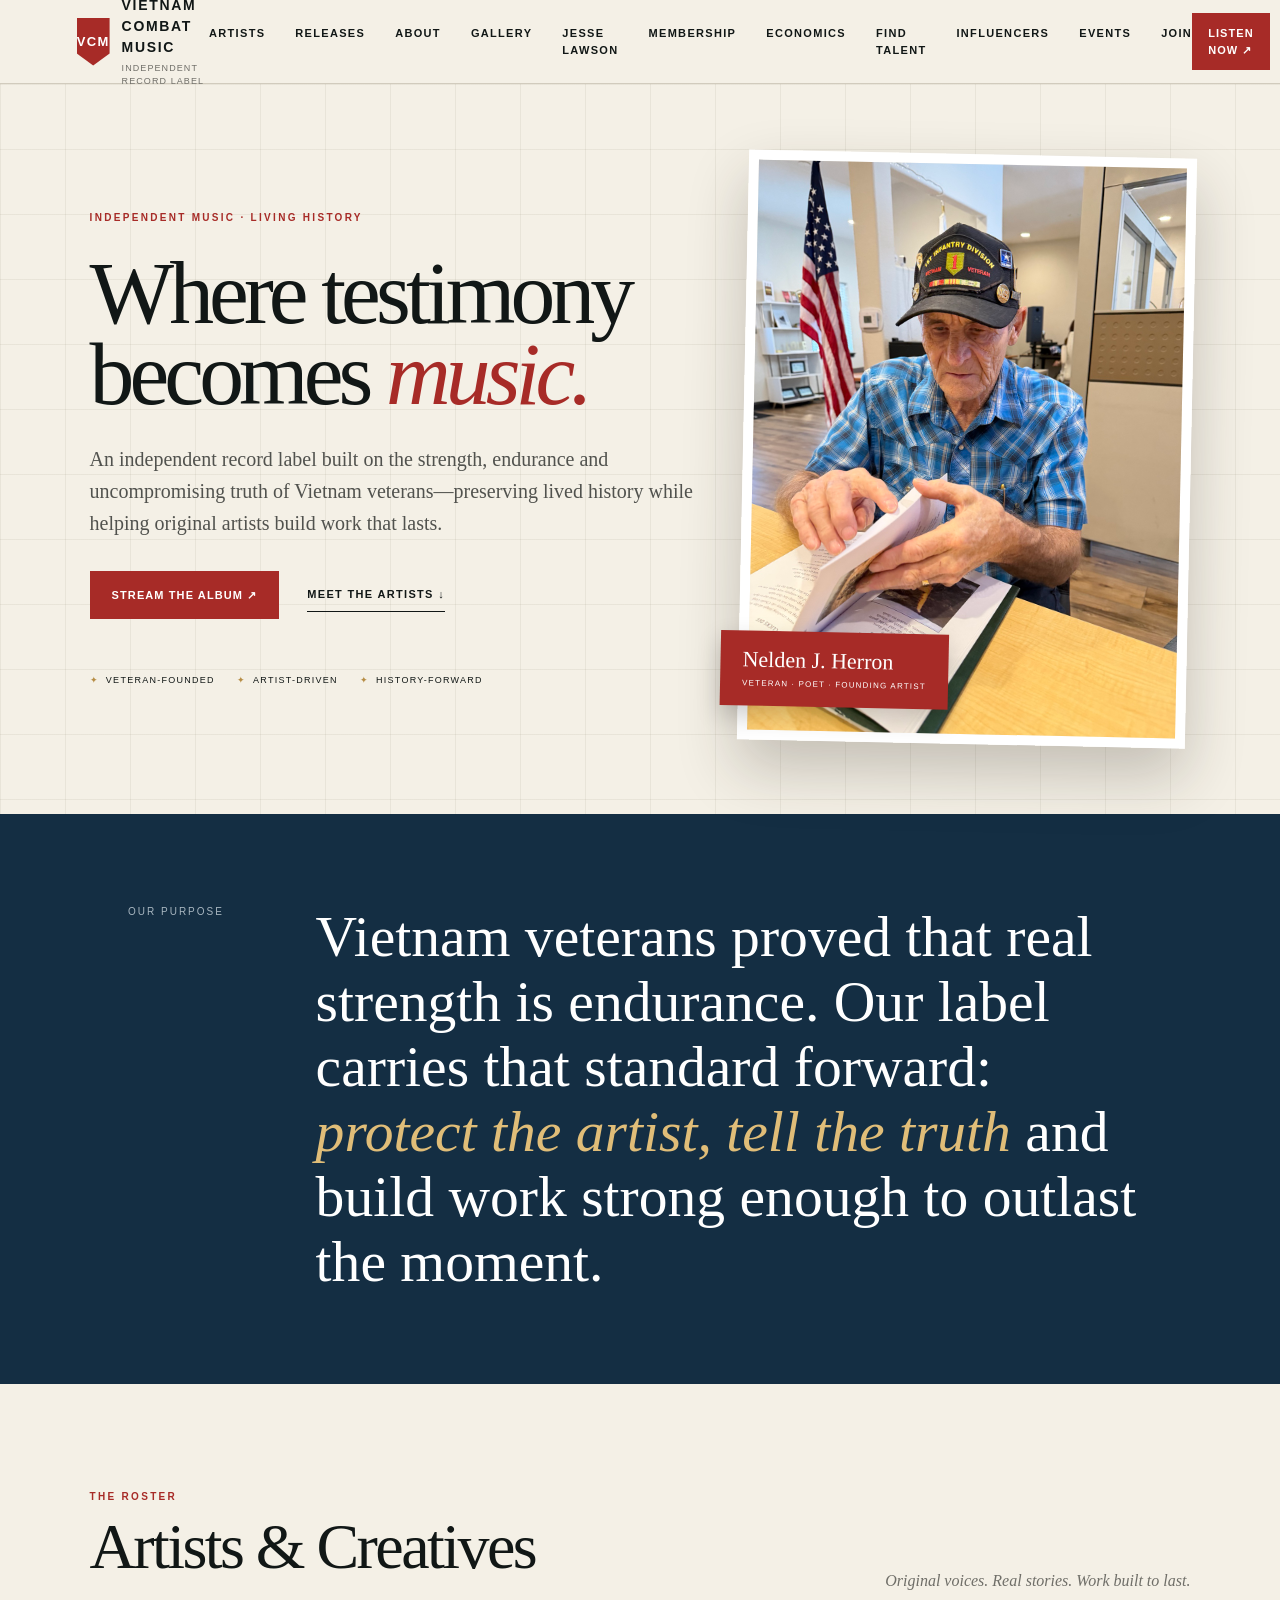
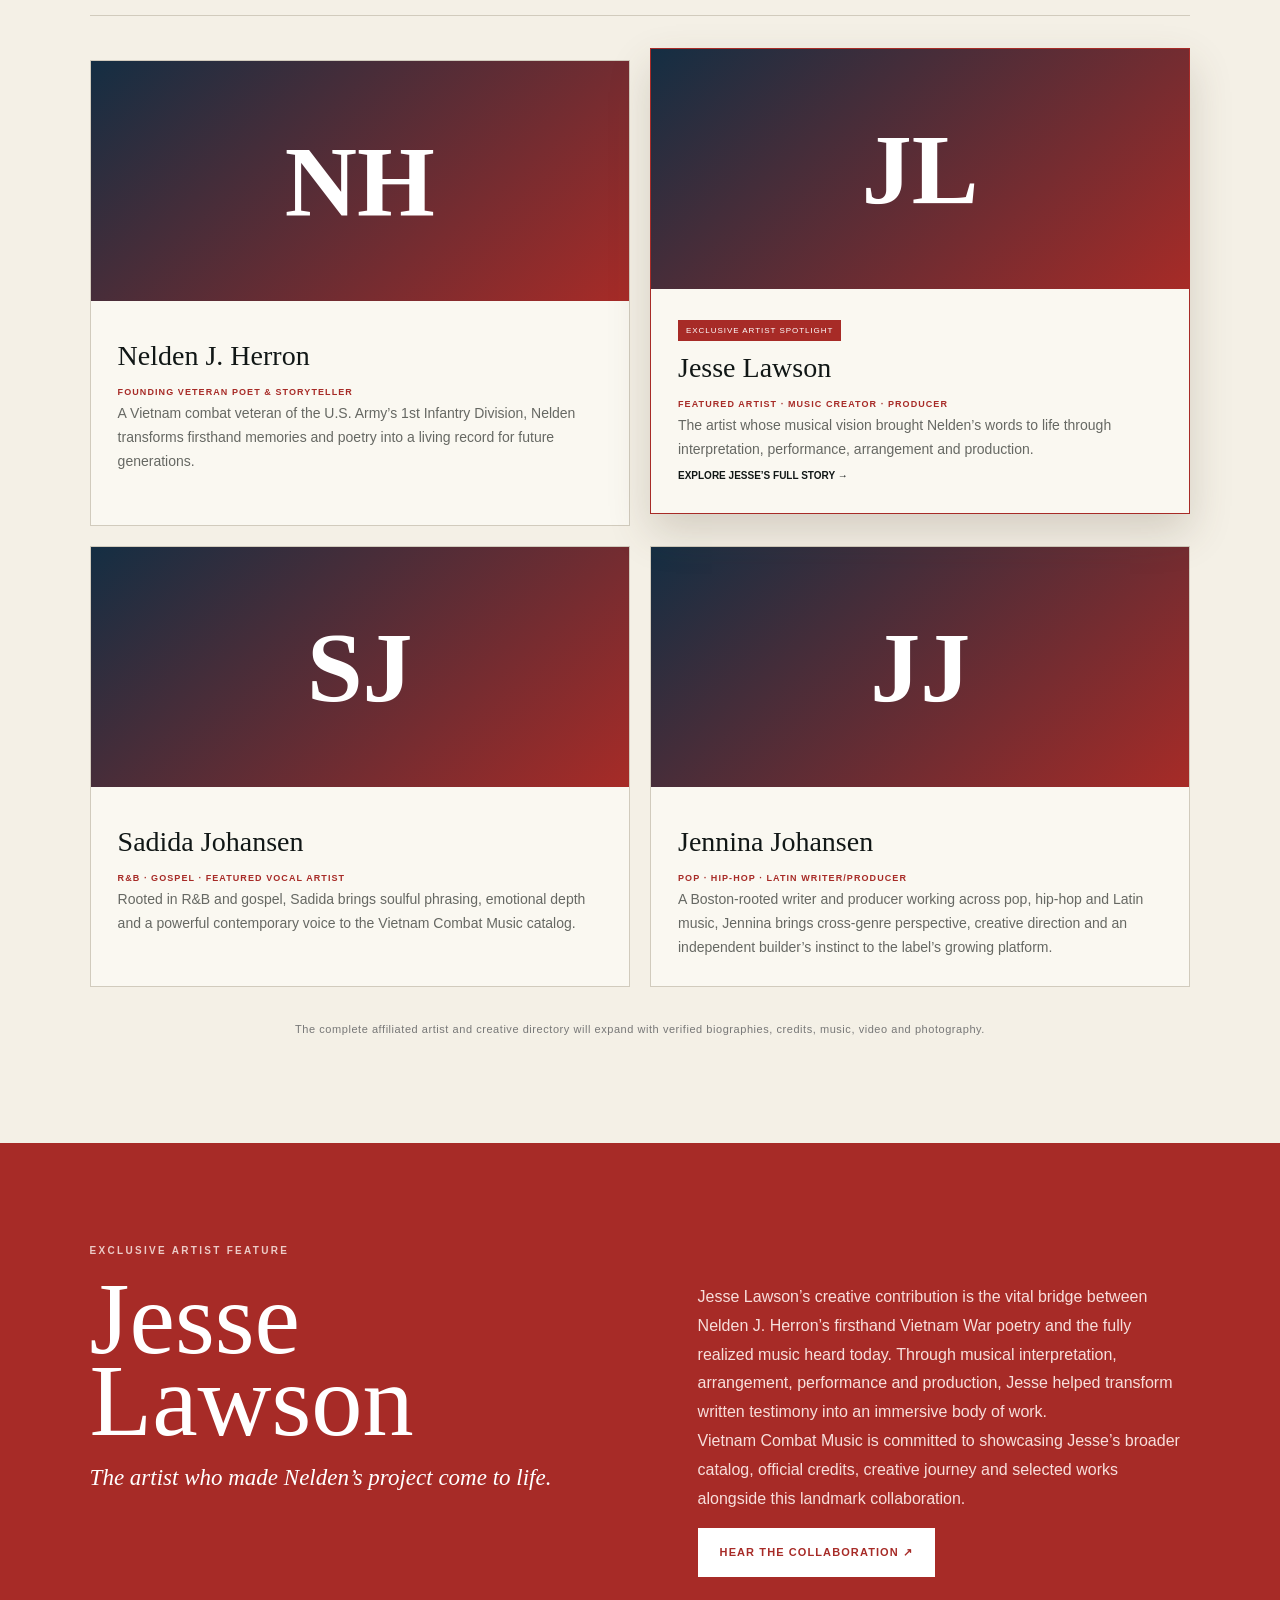
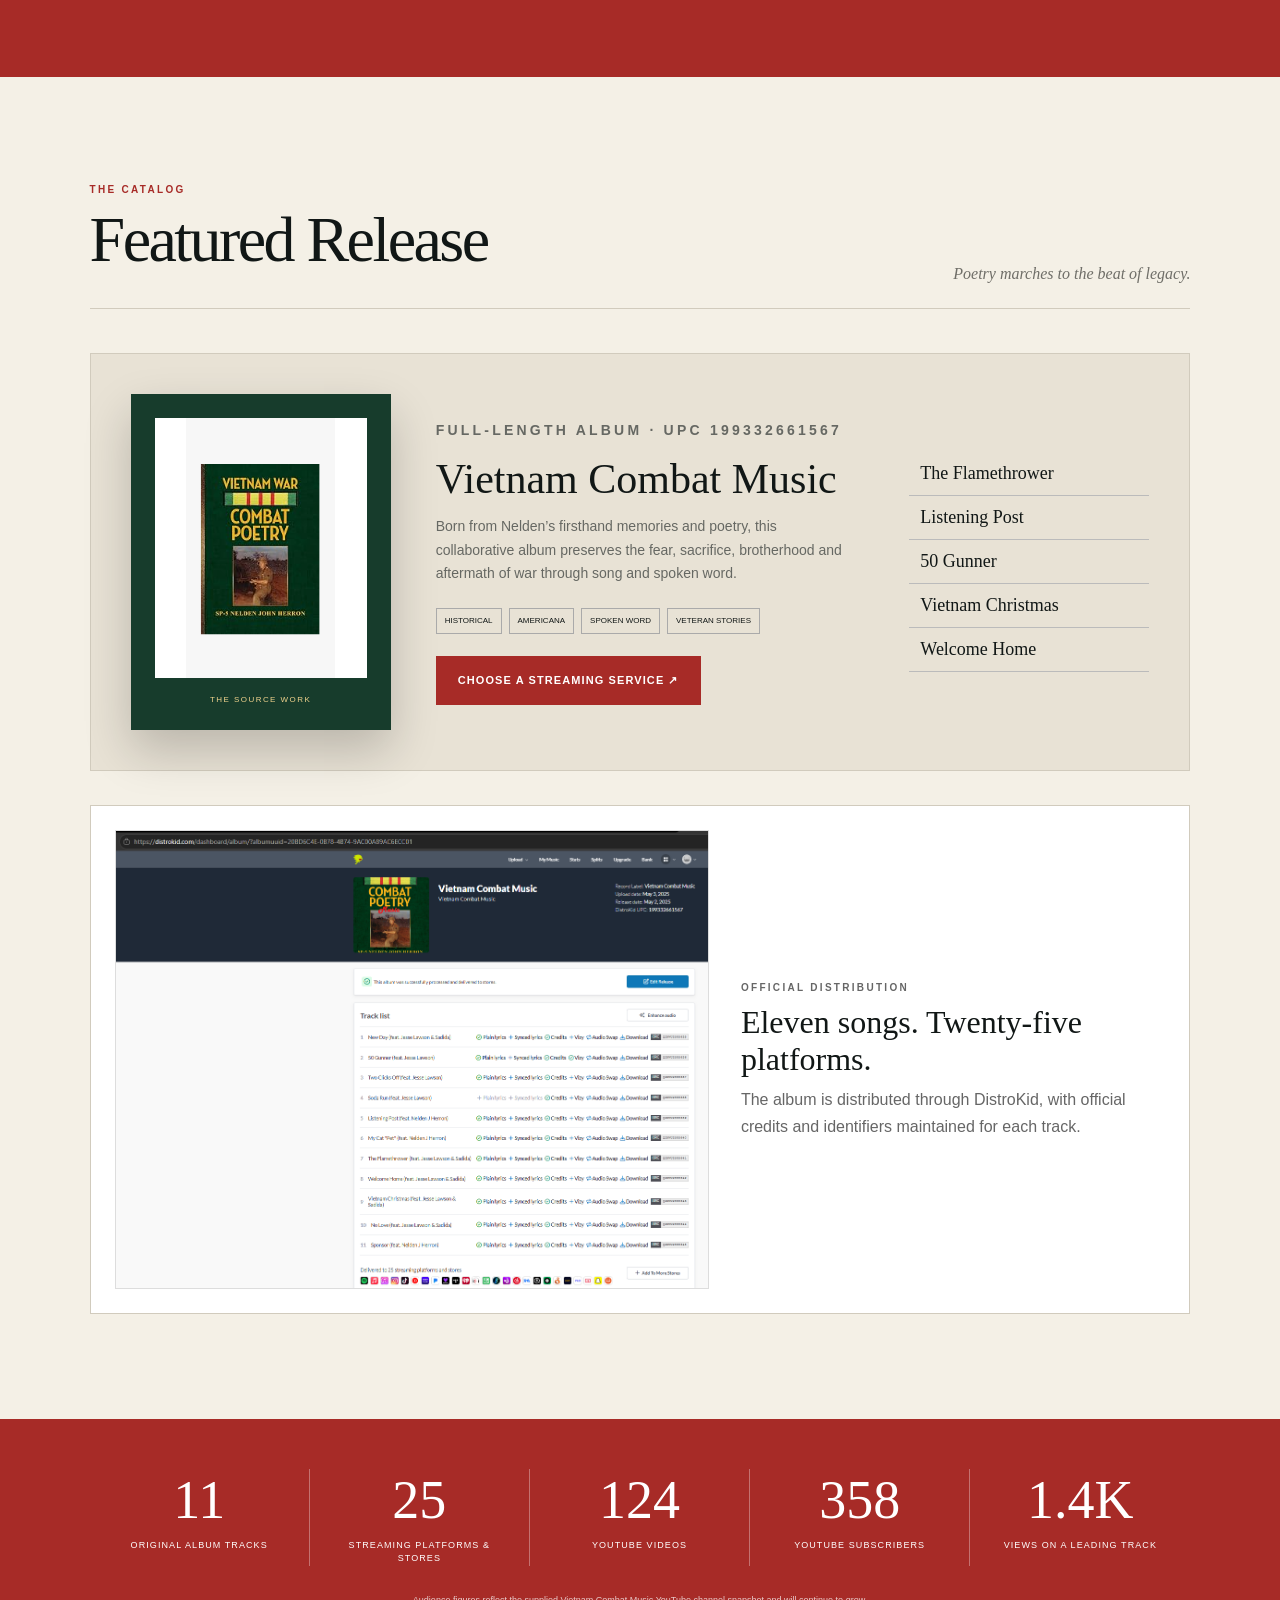
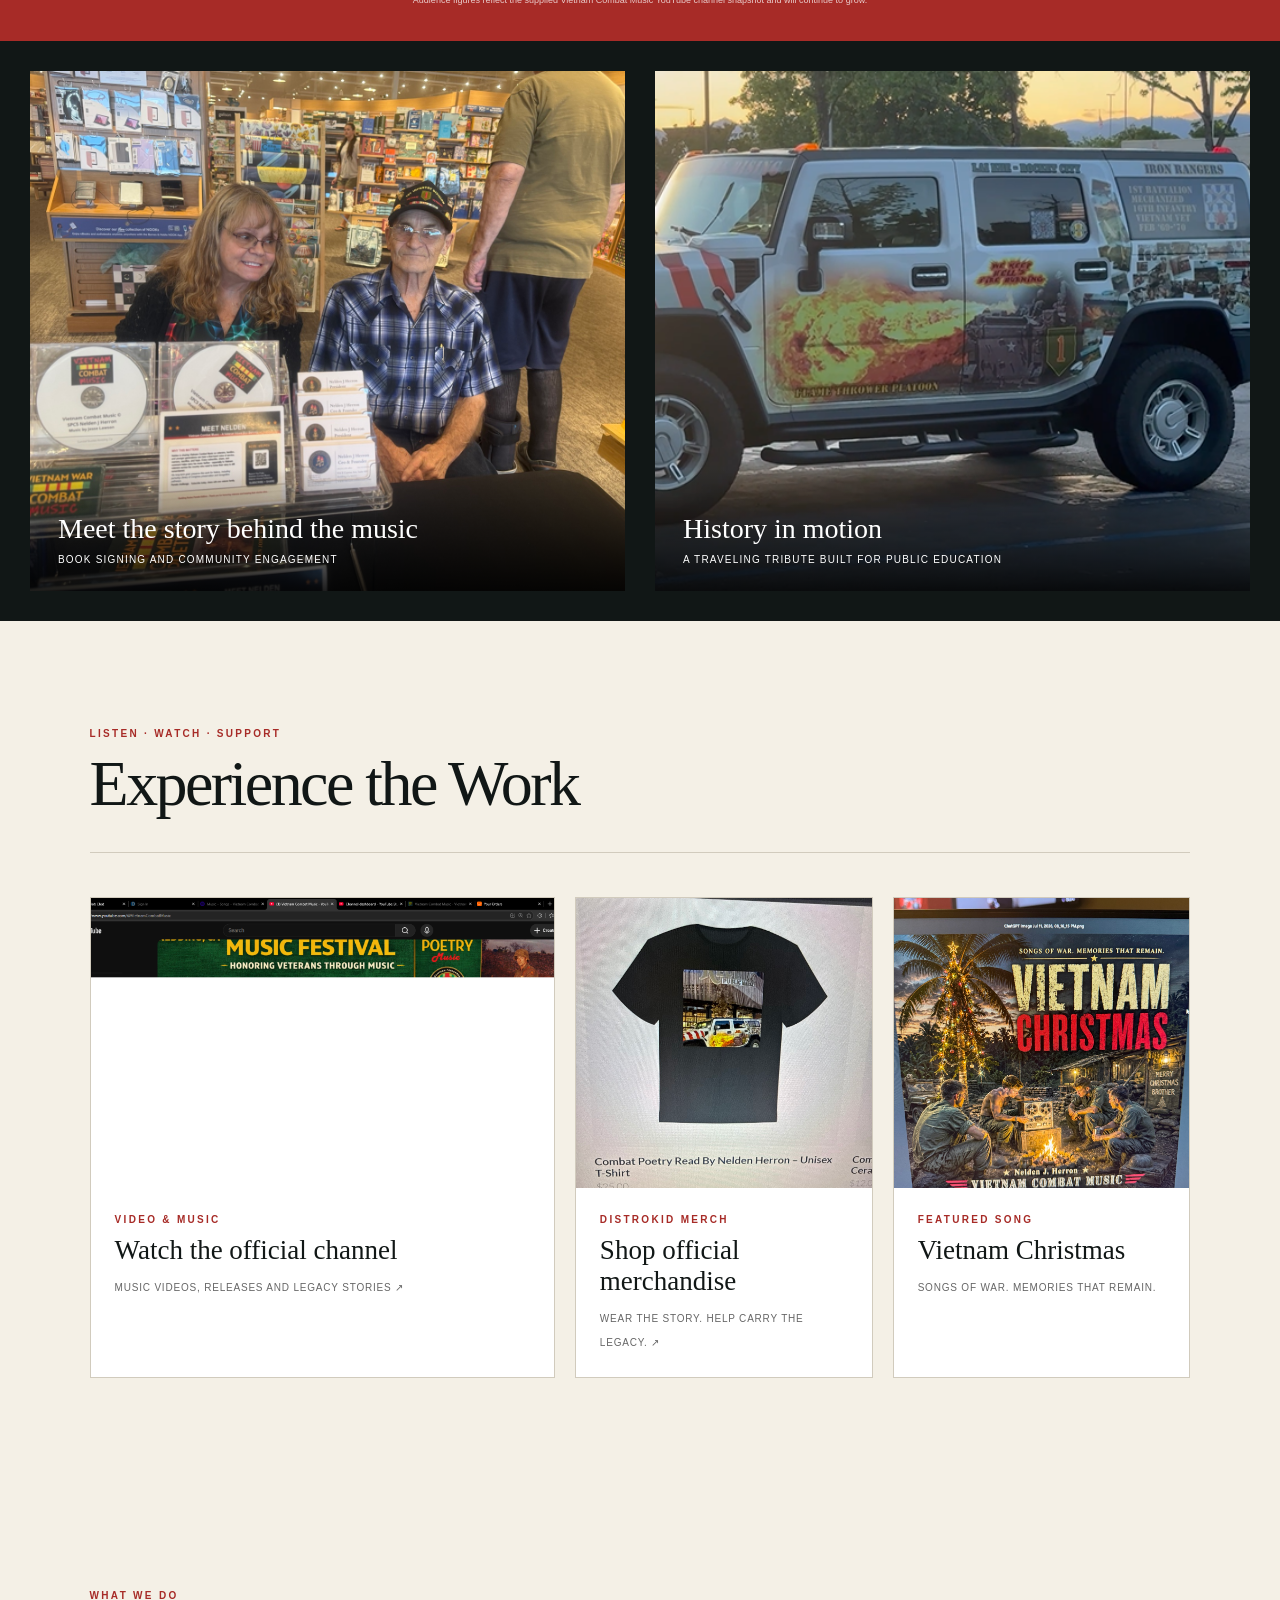
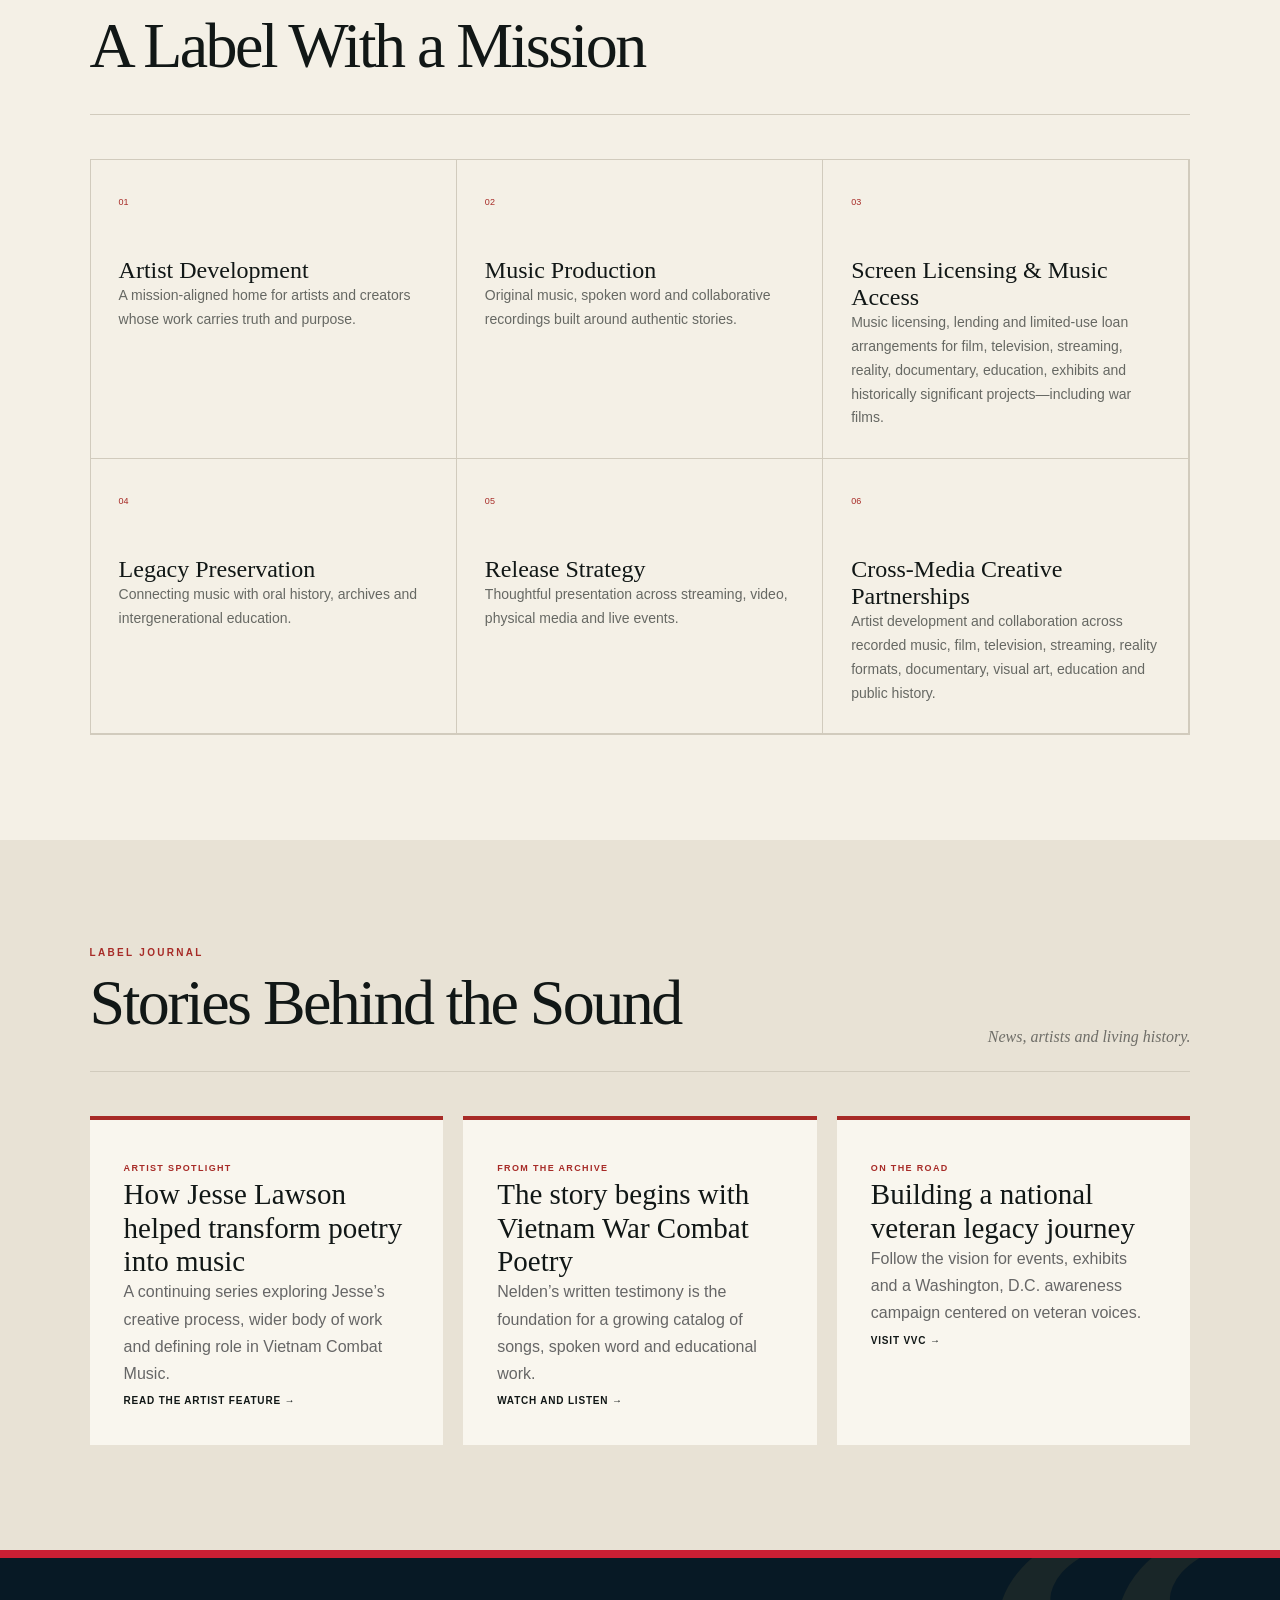
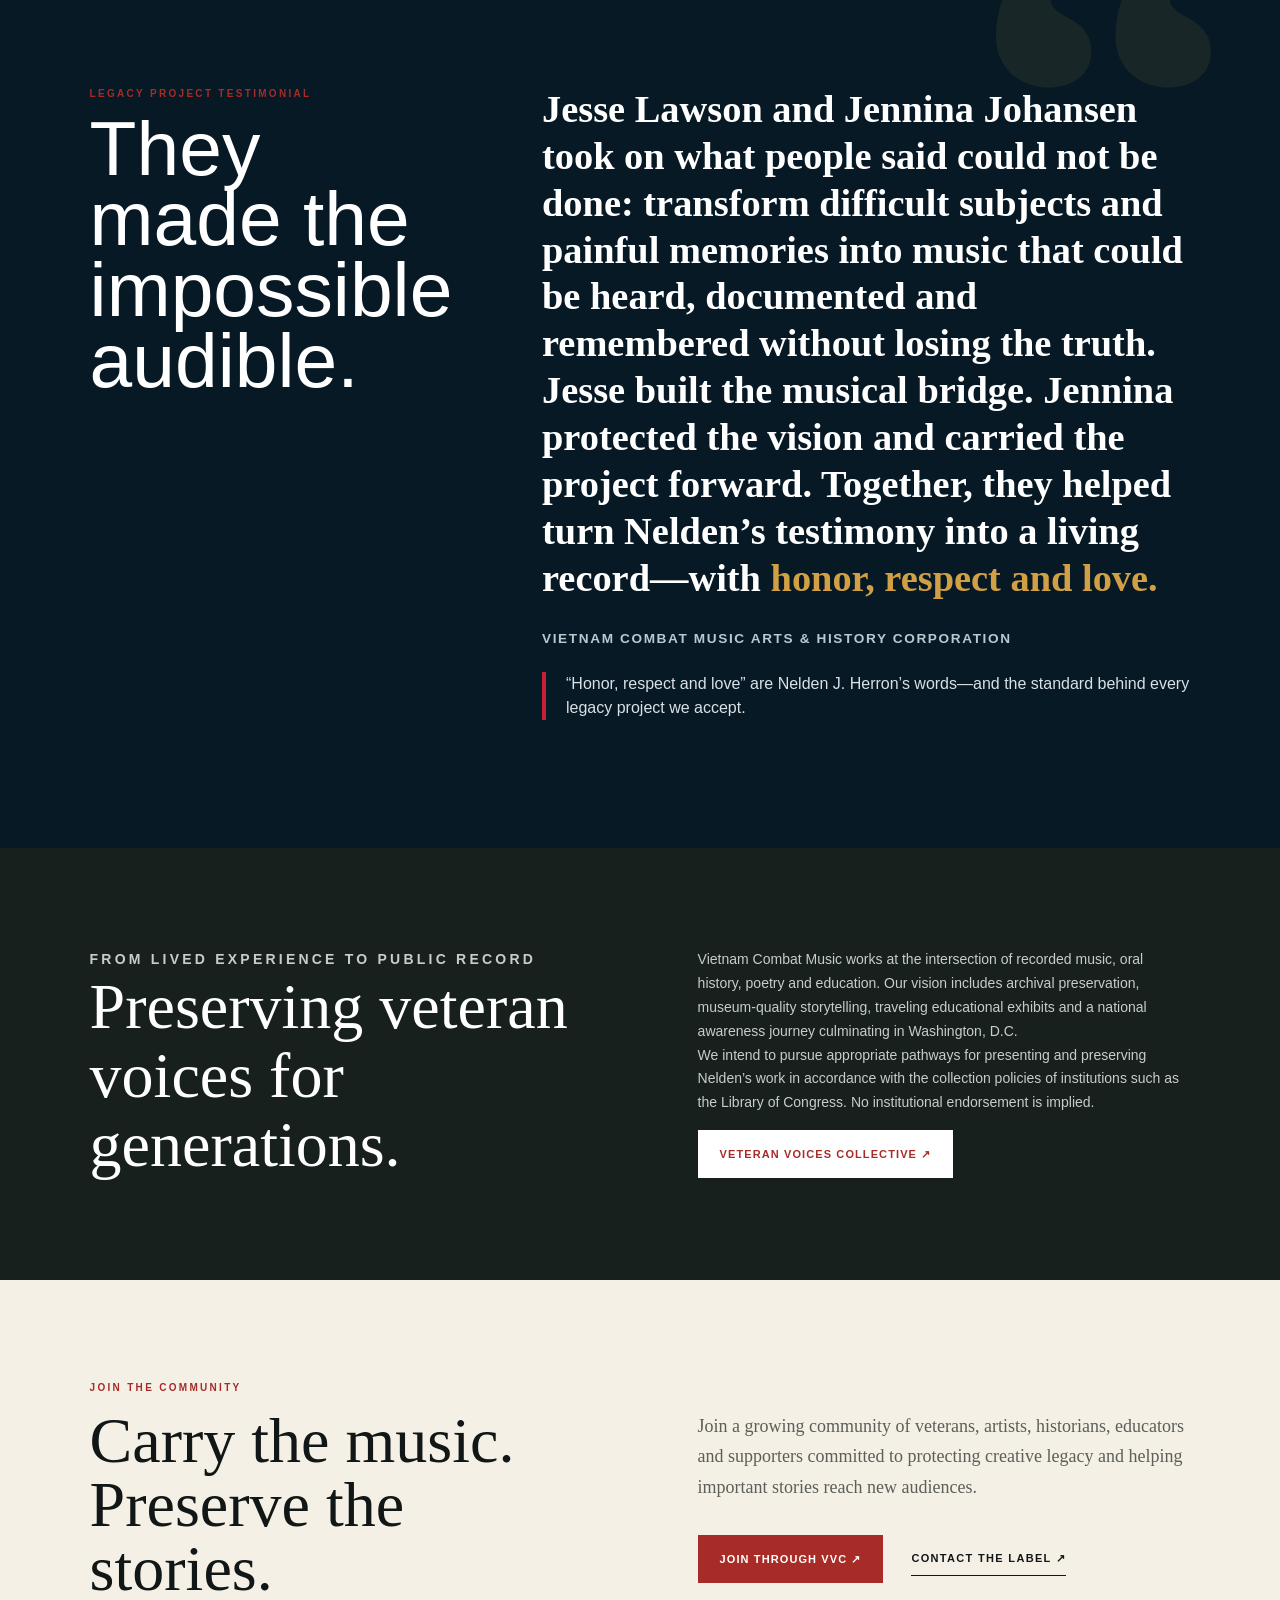
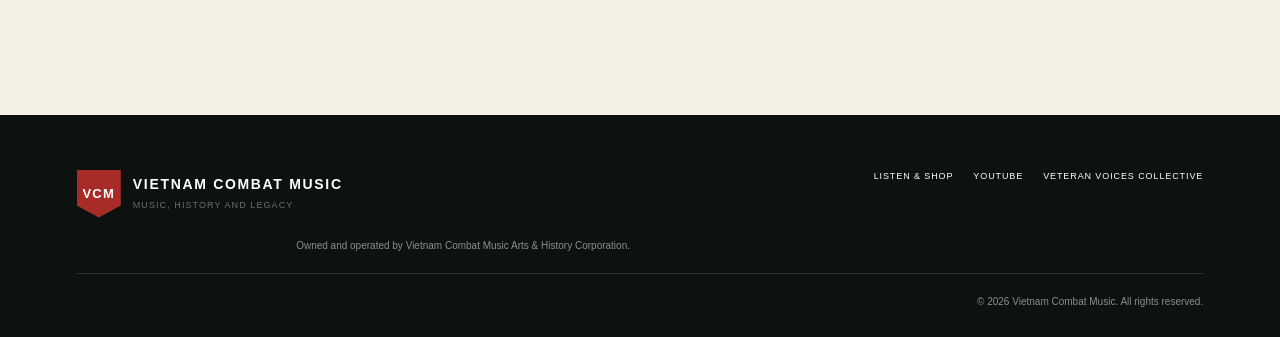
<file: index.html>
<!DOCTYPE html>
<html lang="en">
<head>
<meta charSet="utf-8"/>
<meta name="viewport" content="width=device-width, initial-scale=1"/>
<link rel="preload" href="nelden-reading.jpeg" as="image"/>
<link rel="preload" href="combat-poetry-book.png" as="image"/>
<link rel="preload" href="distrokid-catalog.png" as="image"/>
<link rel="preload" href="barnes-noble.jpeg" as="image"/>
<link rel="preload" href="vcm-hummer.png" as="image"/>
<link rel="preload" href="youtube-channel.png" as="image"/>
<link rel="preload" href="vcm-merch-shirt.jpeg" as="image"/>
<link rel="preload" href="vietnam-christmas-art.jpeg" as="image"/>
<link rel="stylesheet" href="app/globals.css" data-rsc-css-href="/app/globals.css" data-precedence="vite-rsc/importer-resources"/>
<title>Vietnam Combat Music | Independent Record Label</title>
<meta name="description" content="An independent record label preserving veteran stories through original music, poetry, creative collaboration and living history."/>
<link rel="shortcut icon" href="favicon.svg"/>
<link rel="icon" href="favicon.svg"/>
<meta name="codex-preview" content="development"/>
<link rel="preload" href="assets/_vinext_fonts/geist-8ac0455e797f/geist-ff2310f5.woff2" as="font" type="font/woff2" crossorigin />
<link rel="preload" href="assets/_vinext_fonts/geist-8ac0455e797f/geist-875ccdd4.woff2" as="font" type="font/woff2" crossorigin />
<link rel="preload" href="assets/_vinext_fonts/geist-8ac0455e797f/geist-52306abf.woff2" as="font" type="font/woff2" crossorigin />
<link rel="preload" href="assets/_vinext_fonts/geist-8ac0455e797f/geist-001175b1.woff2" as="font" type="font/woff2" crossorigin />
<link rel="preload" href="assets/_vinext_fonts/geist-8ac0455e797f/geist-98bbbccb.woff2" as="font" type="font/woff2" crossorigin />
<link rel="preload" href="assets/_vinext_fonts/geist-mono-00e989178794/geist-mono-f6b33328.woff2" as="font" type="font/woff2" crossorigin />
<link rel="preload" href="assets/_vinext_fonts/geist-mono-00e989178794/geist-mono-44e03052.woff2" as="font" type="font/woff2" crossorigin />
<link rel="preload" href="assets/_vinext_fonts/geist-mono-00e989178794/geist-mono-0638449e.woff2" as="font" type="font/woff2" crossorigin />
<link rel="preload" href="assets/_vinext_fonts/geist-mono-00e989178794/geist-mono-971fb274.woff2" as="font" type="font/woff2" crossorigin />
<link rel="preload" href="assets/_vinext_fonts/geist-mono-00e989178794/geist-mono-44745446.woff2" as="font" type="font/woff2" crossorigin />
<link rel="preload" href="assets/_vinext_fonts/geist-mono-00e989178794/geist-mono-013b2f2f.woff2" as="font" type="font/woff2" crossorigin />
<style data-vinext-fonts>/* cyrillic-ext */
@font-face {
  font-family: 'Geist';
  font-style: normal;
  font-weight: 100 900;
  font-display: swap;
  src: url(assets/_vinext_fonts/geist-8ac0455e797f/geist-ff2310f5.woff2) format('woff2');
  unicode-range: U+0460-052F, U+1C80-1C8A, U+20B4, U+2DE0-2DFF, U+A640-A69F, U+FE2E-FE2F;
}
/* cyrillic */
@font-face {
  font-family: 'Geist';
  font-style: normal;
  font-weight: 100 900;
  font-display: swap;
  src: url(assets/_vinext_fonts/geist-8ac0455e797f/geist-875ccdd4.woff2) format('woff2');
  unicode-range: U+0301, U+0400-045F, U+0490-0491, U+04B0-04B1, U+2116;
}
/* vietnamese */
@font-face {
  font-family: 'Geist';
  font-style: normal;
  font-weight: 100 900;
  font-display: swap;
  src: url(assets/_vinext_fonts/geist-8ac0455e797f/geist-52306abf.woff2) format('woff2');
  unicode-range: U+0102-0103, U+0110-0111, U+0128-0129, U+0168-0169, U+01A0-01A1, U+01AF-01B0, U+0300-0301, U+0303-0304, U+0308-0309, U+0323, U+0329, U+1EA0-1EF9, U+20AB;
}
/* latin-ext */
@font-face {
  font-family: 'Geist';
  font-style: normal;
  font-weight: 100 900;
  font-display: swap;
  src: url(assets/_vinext_fonts/geist-8ac0455e797f/geist-001175b1.woff2) format('woff2');
  unicode-range: U+0100-02BA, U+02BD-02C5, U+02C7-02CC, U+02CE-02D7, U+02DD-02FF, U+0304, U+0308, U+0329, U+1D00-1DBF, U+1E00-1E9F, U+1EF2-1EFF, U+2020, U+20A0-20AB, U+20AD-20C0, U+2113, U+2C60-2C7F, U+A720-A7FF;
}
/* latin */
@font-face {
  font-family: 'Geist';
  font-style: normal;
  font-weight: 100 900;
  font-display: swap;
  src: url(assets/_vinext_fonts/geist-8ac0455e797f/geist-98bbbccb.woff2) format('woff2');
  unicode-range: U+0000-00FF, U+0131, U+0152-0153, U+02BB-02BC, U+02C6, U+02DA, U+02DC, U+0304, U+0308, U+0329, U+2000-206F, U+20AC, U+2122, U+2191, U+2193, U+2212, U+2215, U+FEFF, U+FFFD;
}

.__font_geist_0tvmz3h { font-family: 'Geist', sans-serif; }

.__variable_geist_0tvmz3h { --font-geist-sans: 'Geist', sans-serif; }

/* cyrillic-ext */
@font-face {
  font-family: 'Geist Mono';
  font-style: normal;
  font-weight: 100 900;
  font-display: swap;
  src: url(assets/_vinext_fonts/geist-mono-00e989178794/geist-mono-f6b33328.woff2) format('woff2');
  unicode-range: U+0460-052F, U+1C80-1C8A, U+20B4, U+2DE0-2DFF, U+A640-A69F, U+FE2E-FE2F;
}
/* cyrillic */
@font-face {
  font-family: 'Geist Mono';
  font-style: normal;
  font-weight: 100 900;
  font-display: swap;
  src: url(assets/_vinext_fonts/geist-mono-00e989178794/geist-mono-44e03052.woff2) format('woff2');
  unicode-range: U+0301, U+0400-045F, U+0490-0491, U+04B0-04B1, U+2116;
}
/* symbols2 */
@font-face {
  font-family: 'Geist Mono';
  font-style: normal;
  font-weight: 100 900;
  font-display: swap;
  src: url(assets/_vinext_fonts/geist-mono-00e989178794/geist-mono-0638449e.woff2) format('woff2');
  unicode-range: U+2000-2001, U+2004-2008, U+200A, U+23B8-23BD, U+2500-259F;
}
/* vietnamese */
@font-face {
  font-family: 'Geist Mono';
  font-style: normal;
  font-weight: 100 900;
  font-display: swap;
  src: url(assets/_vinext_fonts/geist-mono-00e989178794/geist-mono-971fb274.woff2) format('woff2');
  unicode-range: U+0102-0103, U+0110-0111, U+0128-0129, U+0168-0169, U+01A0-01A1, U+01AF-01B0, U+0300-0301, U+0303-0304, U+0308-0309, U+0323, U+0329, U+1EA0-1EF9, U+20AB;
}
/* latin-ext */
@font-face {
  font-family: 'Geist Mono';
  font-style: normal;
  font-weight: 100 900;
  font-display: swap;
  src: url(assets/_vinext_fonts/geist-mono-00e989178794/geist-mono-44745446.woff2) format('woff2');
  unicode-range: U+0100-02BA, U+02BD-02C5, U+02C7-02CC, U+02CE-02D7, U+02DD-02FF, U+0304, U+0308, U+0329, U+1D00-1DBF, U+1E00-1E9F, U+1EF2-1EFF, U+2020, U+20A0-20AB, U+20AD-20C0, U+2113, U+2C60-2C7F, U+A720-A7FF;
}
/* latin */
@font-face {
  font-family: 'Geist Mono';
  font-style: normal;
  font-weight: 100 900;
  font-display: swap;
  src: url(assets/_vinext_fonts/geist-mono-00e989178794/geist-mono-013b2f2f.woff2) format('woff2');
  unicode-range: U+0000-00FF, U+0131, U+0152-0153, U+02BB-02BC, U+02C6, U+02DA, U+02DC, U+0304, U+0308, U+0329, U+2000-206F, U+20AC, U+2122, U+2191, U+2193, U+2212, U+2215, U+FEFF, U+FFFD;
}

.__font_geist_mono_1diim1n { font-family: 'Geist Mono', sans-serif; }

.__variable_geist_mono_1diim1n { --font-geist-mono: 'Geist Mono', sans-serif; }
</style>
<style>
.legacyTestimonial{position:relative;overflow:hidden;padding:clamp(70px,10vw,140px) 7vw;background:#071925;color:#fff;display:grid;grid-template-columns:.55fr 1.45fr;gap:7vw;border-top:8px solid #c91f34}.legacyTestimonial:after{content:'“';position:absolute;right:3vw;top:-8rem;font:700 34rem/1 Georgia,serif;color:rgba(210,160,68,.09);pointer-events:none}.legacyTestimonial h2{font-size:clamp(2.5rem,6vw,6rem);line-height:.92;margin:.15em 0}.legacyTestimonial blockquote{position:relative;z-index:1;margin:0;font:700 clamp(1.45rem,3vw,2.75rem)/1.22 Georgia,serif}.legacyTestimonial blockquote em{color:#d2a044;font-style:normal}.legacyTestimonial cite{display:block;margin-top:28px;font:800 .85rem/1.4 Arial,sans-serif;letter-spacing:.12em;text-transform:uppercase;color:#bac8d0}.legacyTestimonial .neldenWords{margin-top:24px;padding-left:20px;border-left:4px solid #c91f34;font-size:1rem;color:#d9e1e5}@media(max-width:760px){.legacyTestimonial{grid-template-columns:1fr}}
</style>
</head>
<body class="__variable_geist_0tvmz3h __variable_geist_mono_1diim1n antialiased">
<main>
<header>
<a class="brand" href="index.html#top">
<b>VCM</b>
<span>
<strong>Vietnam Combat Music</strong>
<small>Independent Record Label</small>
</span>
</a>
<nav>
<a href="index.html#artists">Artists</a>
<a href="index.html#release">Releases</a>
<a href="about.html">About</a>
<a href="gallery.html">Gallery</a>
<a href="jesse-lawson.html">Jesse Lawson</a>
<a href="membership.html">Membership</a>
<a href="streaming-economics.html">Economics</a>
<a href="talent-network.html">Find Talent</a>
<a href="influencer-campaigns.html">Influencers</a>
<a href="events.html">Events</a>
<a href="index.html#join">Join</a>
</nav>
<a class="btn mini" href="https://distrokid.com/hyperfollow/vietnamcombatmusic/vietnam-combat-music" target="_blank" rel="noreferrer">Listen now ↗</a>
</header>
<section class="hero" id="top">
<div class="copy">
<p class="eyebrow">Independent music · Living history</p>
<h1>Where testimony<br/>becomes <em>music.</em>
</h1>
<p class="lead">An independent record label built on the strength, endurance and uncompromising truth of Vietnam veterans—preserving lived history while helping original artists build work that lasts.</p>
<div class="actions">
<a class="btn" href="https://distrokid.com/hyperfollow/vietnamcombatmusic/vietnam-combat-music" target="_blank" rel="noreferrer">Stream the album ↗</a>
<a class="link" href="index.html#artists">Meet the artists ↓</a>
</div>
<div class="trust">
<span>Veteran-founded</span>
<span>Artist-driven</span>
<span>History-forward</span>
</div>
</div>
<div class="heroPhoto">
<img src="nelden-reading.jpeg" alt="Vietnam veteran and poet Nelden J. Herron reading his book"/>
<div class="photoStamp">
<b>Nelden J. Herron</b>
<span>Veteran · Poet · Founding Artist</span>
</div>
</div>
</section>
<section class="purpose">
<p>Our purpose</p>
<h2>Vietnam veterans proved that real strength is endurance. Our label carries that standard forward: <em>protect the artist, tell the truth</em> and build work strong enough to outlast the moment.</h2>
</section>
<section class="section" id="artists">
<div class="head">
<div>
<p class="eyebrow">The roster</p>
<h2>Artists &amp; Creatives</h2>
</div>
<p>Original voices. Real stories. Work built to last.</p>
</div>
<div class="cards">
<article class="">
<div class="portrait">NH</div>
<div class="cardcopy">
<h3>Nelden J. Herron</h3>
<b>Founding Veteran Poet &amp; Storyteller</b>
<p>A Vietnam combat veteran of the U.S. Army’s 1st Infantry Division, Nelden transforms firsthand memories and poetry into a living record for future generations.</p>
</div>
</article>
<article class="featured">
<div class="portrait">JL</div>
<div class="cardcopy">
<label>Exclusive artist spotlight</label>
<h3>Jesse Lawson</h3>
<b>Featured Artist · Music Creator · Producer</b>
<p>The artist whose musical vision brought Nelden’s words to life through interpretation, performance, arrangement and production.</p>
<a href="jesse-lawson.html">Explore Jesse’s full story →</a>
</div>
</article>
<article class="">
<div class="portrait">SJ</div>
<div class="cardcopy">
<h3>Sadida Johansen</h3>
<b>R&amp;B · Gospel · Featured Vocal Artist</b>
<p>Rooted in R&amp;B and gospel, Sadida brings soulful phrasing, emotional depth and a powerful contemporary voice to the Vietnam Combat Music catalog.</p>
</div>
</article>
<article class="">
<div class="portrait">JJ</div>
<div class="cardcopy">
<h3>Jennina Johansen</h3>
<b>Pop · Hip-Hop · Latin Writer/Producer</b>
<p>A Boston-rooted writer and producer working across pop, hip-hop and Latin music, Jennina brings cross-genre perspective, creative direction and an independent builder’s instinct to the label’s growing platform.</p>
</div>
</article>
</div>
<p class="directory">The complete affiliated artist and creative directory will expand with verified biographies, credits, music, video and photography.</p>
</section>
<section class="jesse" id="jesse">
<div>
<p class="eyebrow">Exclusive artist feature</p>
<h2>Jesse<br/>Lawson</h2>
<h3>The artist who made Nelden’s project come to life.</h3>
</div>
<div>
<p>Jesse Lawson’s creative contribution is the vital bridge between Nelden J. Herron’s firsthand Vietnam War poetry and the fully realized music heard today. Through musical interpretation, arrangement, performance and production, Jesse helped transform written testimony into an immersive body of work.</p>
<p>Vietnam Combat Music is committed to showcasing Jesse’s broader catalog, official credits, creative journey and selected works alongside this landmark collaboration.</p>
<a class="btn white" href="https://distrokid.com/hyperfollow/vietnamcombatmusic/vietnam-combat-music" target="_blank" rel="noreferrer">Hear the collaboration ↗</a>
</div>
</section>
<section class="section" id="release">
<div class="head">
<div>
<p class="eyebrow">The catalog</p>
<h2>Featured Release</h2>
</div>
<p>Poetry marches to the beat of legacy.</p>
</div>
<div class="release">
<div class="releaseImage">
<img src="combat-poetry-book.png" alt="Vietnam War Combat Poetry book cover"/>
<span>THE SOURCE WORK</span>
</div>
<div>
<p class="eyebrow">FULL-LENGTH ALBUM · UPC 199332661567</p>
<h3>Vietnam Combat Music</h3>
<p>Born from Nelden’s firsthand memories and poetry, this collaborative album preserves the fear, sacrifice, brotherhood and aftermath of war through song and spoken word.</p>
<div class="pills">
<span>Historical</span>
<span>Americana</span>
<span>Spoken Word</span>
<span>Veteran Stories</span>
</div>
<a class="btn" href="https://distrokid.com/hyperfollow/vietnamcombatmusic/vietnam-combat-music" target="_blank" rel="noreferrer">Choose a streaming service ↗</a>
</div>
<ol>
<li>The Flamethrower</li>
<li>Listening Post</li>
<li>50 Gunner</li>
<li>Vietnam Christmas</li>
<li>Welcome Home</li>
</ol>
</div>
<div class="catalogProof">
<img src="distrokid-catalog.png" alt="Official DistroKid release catalog for Vietnam Combat Music"/>
<div>
<p class="eyebrow">OFFICIAL DISTRIBUTION</p>
<h3>Eleven songs. Twenty-five platforms.</h3>
<p>The album is distributed through DistroKid, with official credits and identifiers maintained for each track.</p>
</div>
</div>
</section>
<section class="stats">
<div>
<strong>11</strong>
<span>Original album tracks</span>
</div>
<div>
<strong>25</strong>
<span>Streaming platforms &amp; stores</span>
</div>
<div>
<strong>124</strong>
<span>YouTube videos</span>
</div>
<div>
<strong>358</strong>
<span>YouTube subscribers</span>
</div>
<div>
<strong>1.4K</strong>
<span>Views on a leading track</span>
</div>
<p>Audience figures reflect the supplied Vietnam Combat Music YouTube channel snapshot and will continue to grow.</p>
</section>
<section class="visualStory">
<figure>
<img src="barnes-noble.jpeg" alt="Nelden and Brenda Herron at a Barnes and Noble book signing"/>
<figcaption>
<b>Meet the story behind the music</b>
<span>Book signing and community engagement</span>
</figcaption>
</figure>
<figure>
<img src="vcm-hummer.png" alt="Vietnam Combat Music legacy vehicle honoring the First Infantry Division"/>
<figcaption>
<b>History in motion</b>
<span>A traveling tribute built for public education</span>
</figcaption>
</figure>
</section>
<section class="section media">
<div class="head">
<div>
<p class="eyebrow">Listen · Watch · Support</p>
<h2>Experience the Work</h2>
</div>
</div>
<div class="mediaGrid">
<a href="https://www.youtube.com/@VietnamCombatMusic" target="_blank" rel="noreferrer">
<img src="youtube-channel.png" alt="Vietnam Combat Music YouTube channel"/>
<div>
<p class="eyebrow">VIDEO &amp; MUSIC</p>
<h3>Watch the official channel</h3>
<span>Music videos, releases and legacy stories ↗</span>
</div>
</a>
<a href="https://distrokid.com/hyperfollow/vietnamcombatmusic/vietnam-combat-music" target="_blank" rel="noreferrer">
<img src="vcm-merch-shirt.jpeg" alt="Vietnam Combat Music merchandise shirt"/>
<div>
<p class="eyebrow">DISTROKID MERCH</p>
<h3>Shop official merchandise</h3>
<span>Wear the story. Help carry the legacy. ↗</span>
</div>
</a>
<article>
<img src="vietnam-christmas-art.jpeg" alt="Vietnam Christmas artwork preview"/>
<div>
<p class="eyebrow">FEATURED SONG</p>
<h3>Vietnam Christmas</h3>
<span>Songs of war. Memories that remain.</span>
</div>
</article>
</div>
</section>
<section class="section" id="label">
<div class="head">
<div>
<p class="eyebrow">What we do</p>
<h2>A Label With a Mission</h2>
</div>
</div>
<div class="services">
<article>
<span>0<!-- -->1</span>
<h3>Artist Development</h3>
<p>A mission-aligned home for artists and creators whose work carries truth and purpose.</p>
</article>
<article>
<span>0<!-- -->2</span>
<h3>Music Production</h3>
<p>Original music, spoken word and collaborative recordings built around authentic stories.</p>
</article>
<article>
<span>0<!-- -->3</span>
<h3>Screen Licensing &amp; Music Access</h3>
<p>Music licensing, lending and limited-use loan arrangements for film, television, streaming, reality, documentary, education, exhibits and historically significant projects—including war films.</p>
</article>
<article>
<span>0<!-- -->4</span>
<h3>Legacy Preservation</h3>
<p>Connecting music with oral history, archives and intergenerational education.</p>
</article>
<article>
<span>0<!-- -->5</span>
<h3>Release Strategy</h3>
<p>Thoughtful presentation across streaming, video, physical media and live events.</p>
</article>
<article>
<span>0<!-- -->6</span>
<h3>Cross-Media Creative Partnerships</h3>
<p>Artist development and collaboration across recorded music, film, television, streaming, reality formats, documentary, visual art, education and public history.</p>
</article>
</div>
</section>
<section class="section journal" id="journal">
<div class="head">
<div>
<p class="eyebrow">Label journal</p>
<h2>Stories Behind the Sound</h2>
</div>
<p>News, artists and living history.</p>
</div>
<div class="journalGrid">
<article>
<span>ARTIST SPOTLIGHT</span>
<h3>How Jesse Lawson helped transform poetry into music</h3>
<p>A continuing series exploring Jesse’s creative process, wider body of work and defining role in Vietnam Combat Music.</p>
<a href="jesse-lawson.html">Read the artist feature →</a>
</article>
<article>
<span>FROM THE ARCHIVE</span>
<h3>The story begins with Vietnam War Combat Poetry</h3>
<p>Nelden’s written testimony is the foundation for a growing catalog of songs, spoken word and educational work.</p>
<a href="https://www.youtube.com/@VietnamCombatMusic" target="_blank" rel="noreferrer">Watch and listen →</a>
</article>
<article>
<span>ON THE ROAD</span>
<h3>Building a national veteran legacy journey</h3>
<p>Follow the vision for events, exhibits and a Washington, D.C. awareness campaign centered on veteran voices.</p>
<a href="https://veteranvoicescollective.com" target="_blank" rel="noreferrer">Visit VVC →</a>
</article>
</div>
</section>
<section class="legacyTestimonial" aria-labelledby="legacy-testimonial-title">
<div>
<p class="eyebrow">Legacy project testimonial</p>
<h2 id="legacy-testimonial-title">They made the impossible audible.</h2>
</div>
<div>
<blockquote>Jesse Lawson and Jennina Johansen took on what people said could not be done: transform difficult subjects and painful memories into music that could be heard, documented and remembered without losing the truth. Jesse built the musical bridge. Jennina protected the vision and carried the project forward. Together, they helped turn Nelden’s testimony into a living record—with <em>honor, respect and love.</em><cite>Vietnam Combat Music Arts &amp; History Corporation</cite></blockquote>
<p class="neldenWords">“Honor, respect and love” are Nelden J. Herron’s words—and the standard behind every legacy project we accept.</p>
</div>
</section>
<section class="legacy" id="legacy">
<div>
<p class="eyebrow">From lived experience to public record</p>
<h2>Preserving veteran voices for generations.</h2>
</div>
<div>
<p>Vietnam Combat Music works at the intersection of recorded music, oral history, poetry and education. Our vision includes archival preservation, museum-quality storytelling, traveling educational exhibits and a national awareness journey culminating in Washington, D.C.</p>
<p>We intend to pursue appropriate pathways for presenting and preserving Nelden’s work in accordance with the collection policies of institutions such as the Library of Congress. No institutional endorsement is implied.</p>
<a class="btn white" href="https://veteranvoicescollective.com" target="_blank" rel="noreferrer">Veteran Voices Collective ↗</a>
</div>
</section>
<section class="join" id="join">
<div>
<p class="eyebrow">Join the community</p>
<h2>Carry the music.<br/>Preserve the stories.</h2>
</div>
<div>
<p>Join a growing community of veterans, artists, historians, educators and supporters committed to protecting creative legacy and helping important stories reach new audiences.</p>
<div class="actions">
<a class="btn" href="https://veteranvoicescollective.com" target="_blank" rel="noreferrer">Join through VVC ↗</a>
<a class="link" href="https://www.facebook.com/nelden.herron" target="_blank" rel="noreferrer">Contact the label ↗</a>
</div>
</div>
</section>
<footer>
<div class="brand">
<b>VCM</b>
<span>
<strong>Vietnam Combat Music</strong>
<small>Music, history and legacy</small>
</span>
</div>
<div class="footerNav">
<a href="https://distrokid.com/hyperfollow/vietnamcombatmusic/vietnam-combat-music" target="_blank" rel="noreferrer">Listen &amp; Shop</a>
<a href="https://www.youtube.com/@VietnamCombatMusic" target="_blank" rel="noreferrer">YouTube</a>
<a href="https://veteranvoicescollective.com" target="_blank" rel="noreferrer">Veteran Voices Collective</a>
</div>
<p>Owned and operated by Vietnam Combat Music Arts &amp; History Corporation.</p>
<p>© 2026 Vietnam Combat Music. All rights reserved.</p>
</footer>
</main>
</body>
</html>
</file>
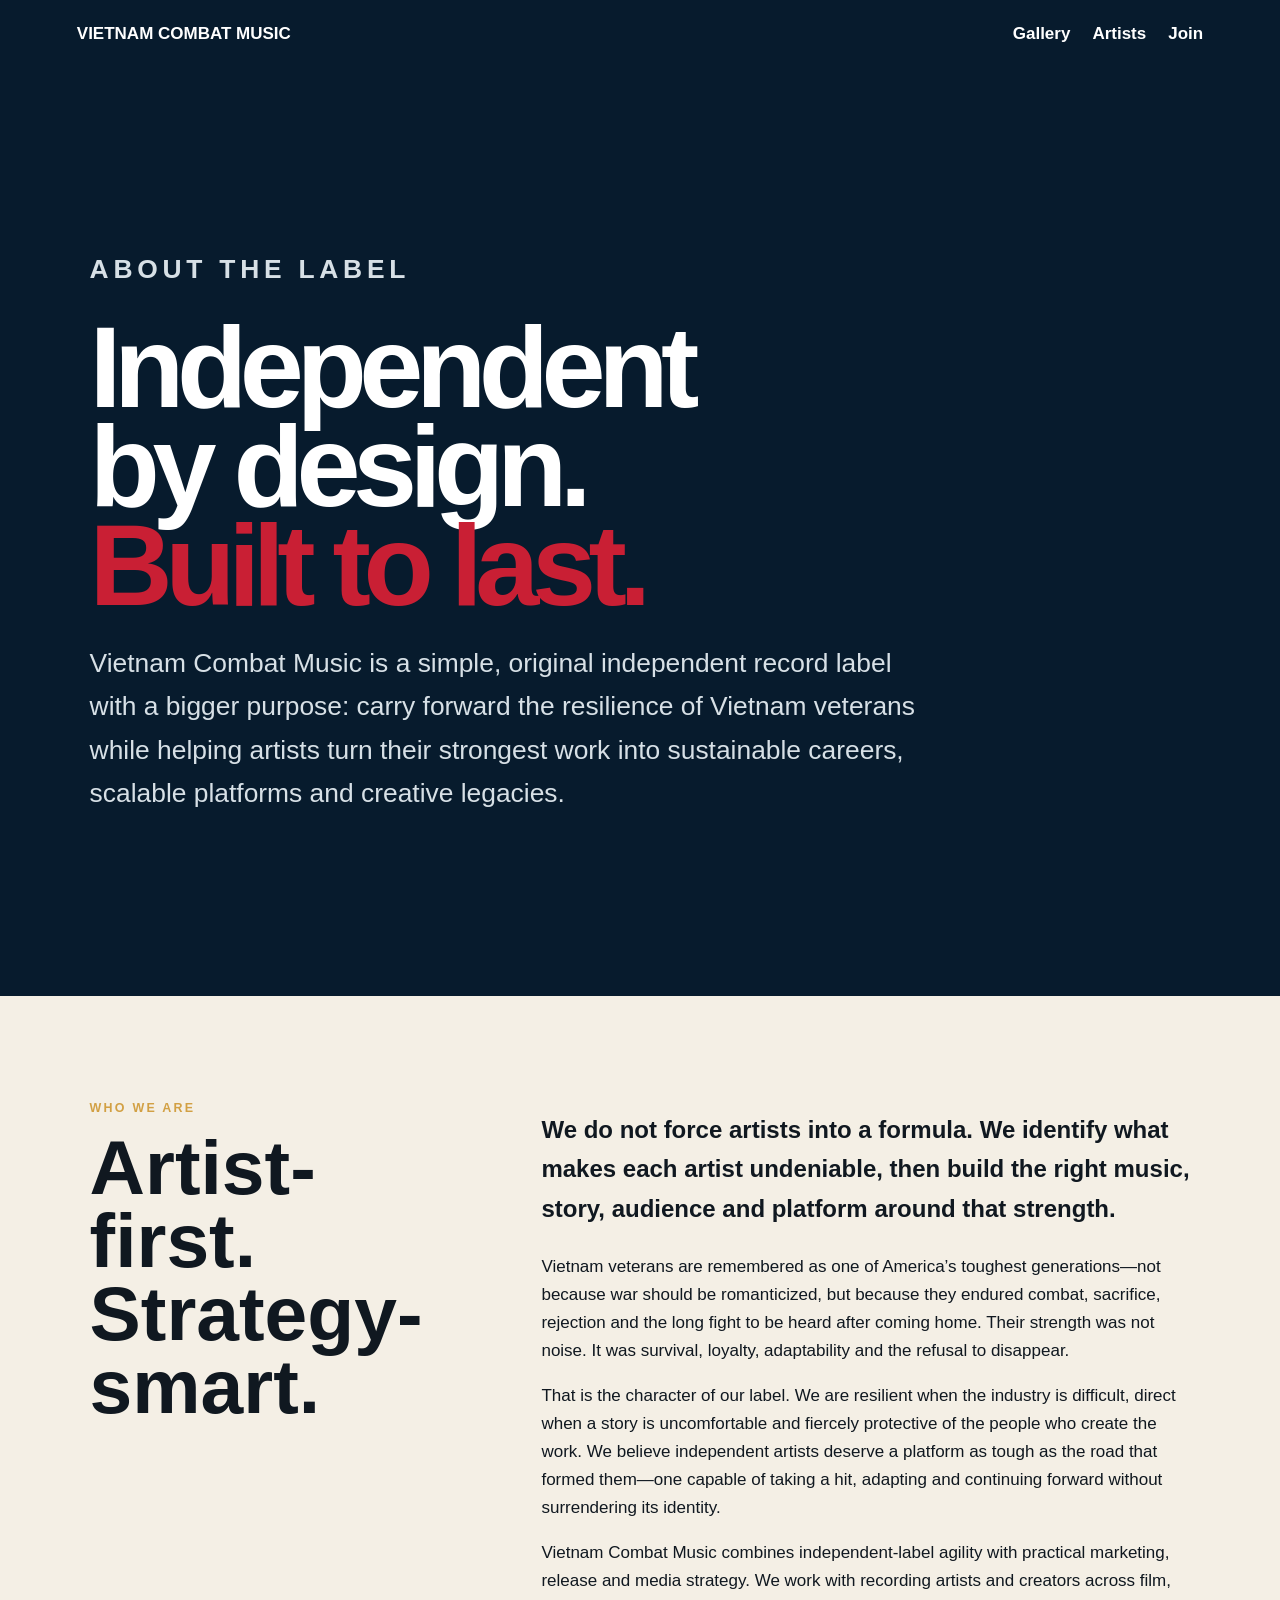
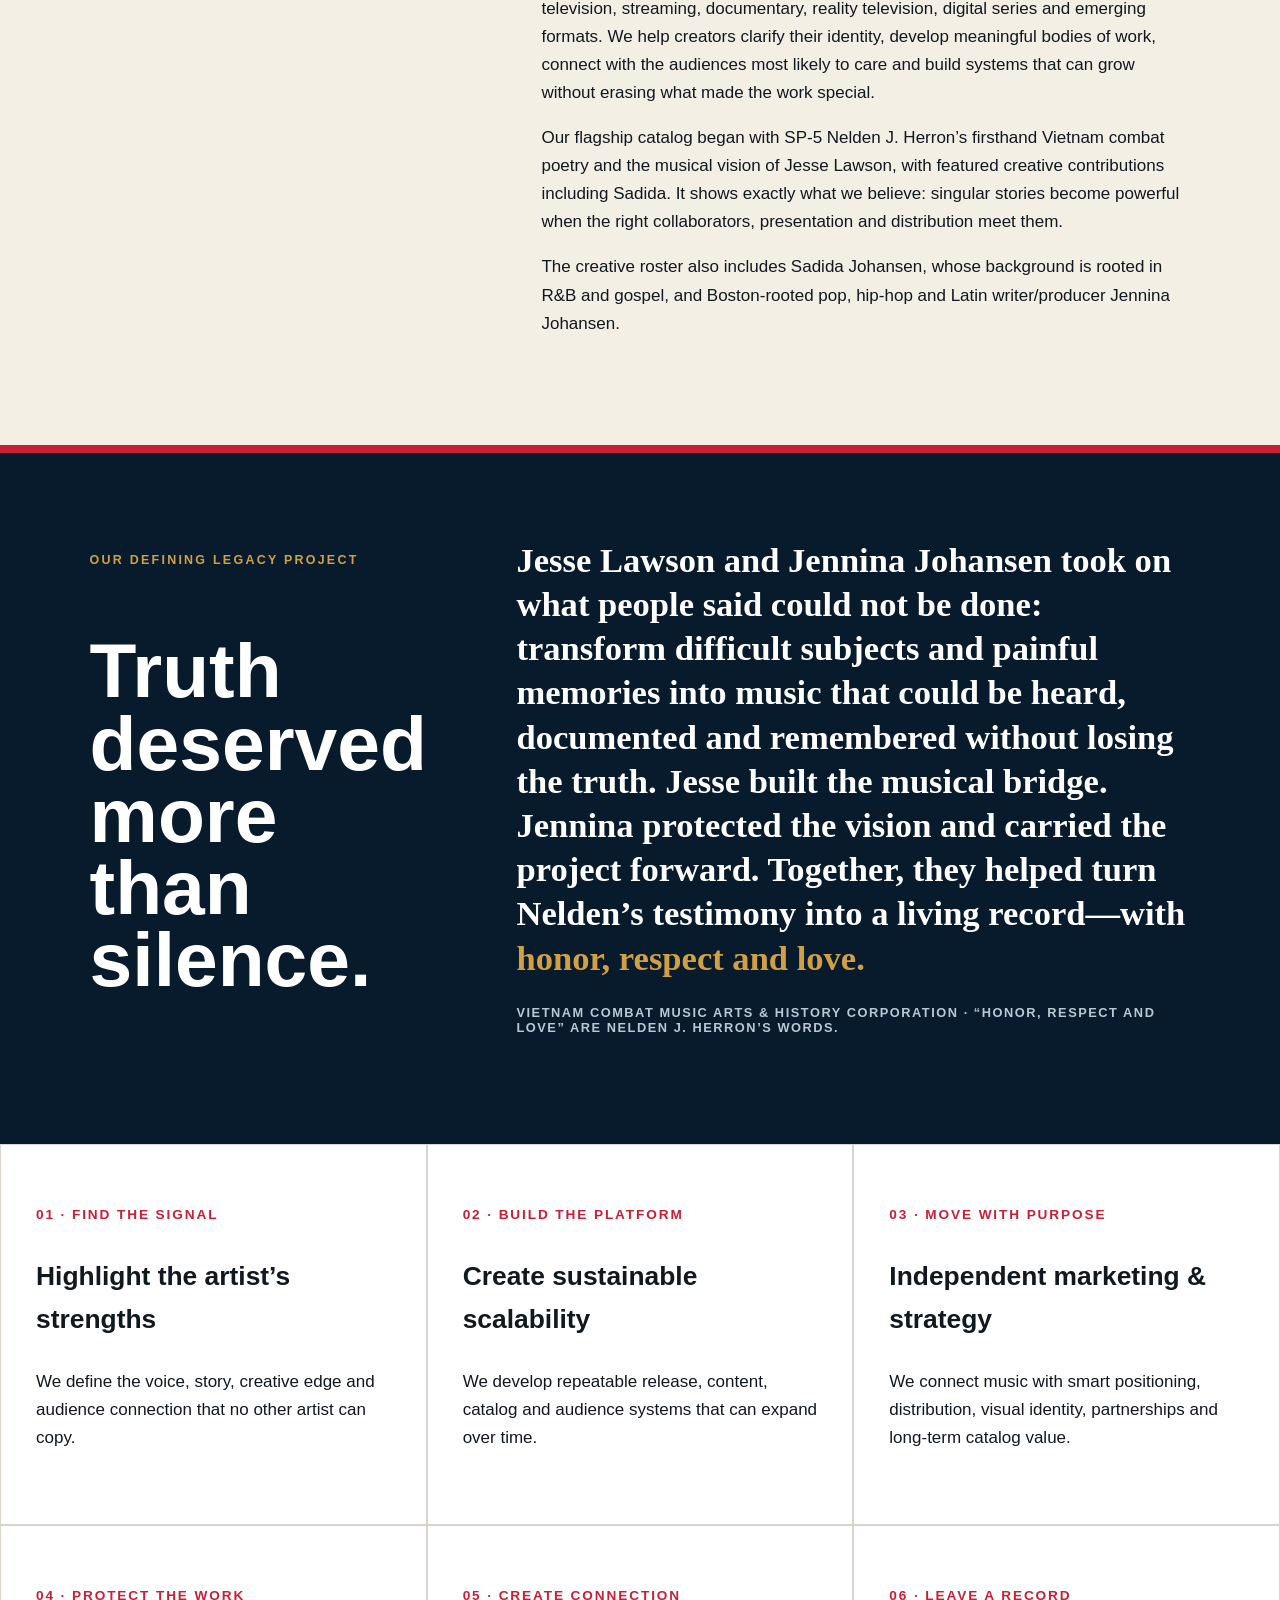
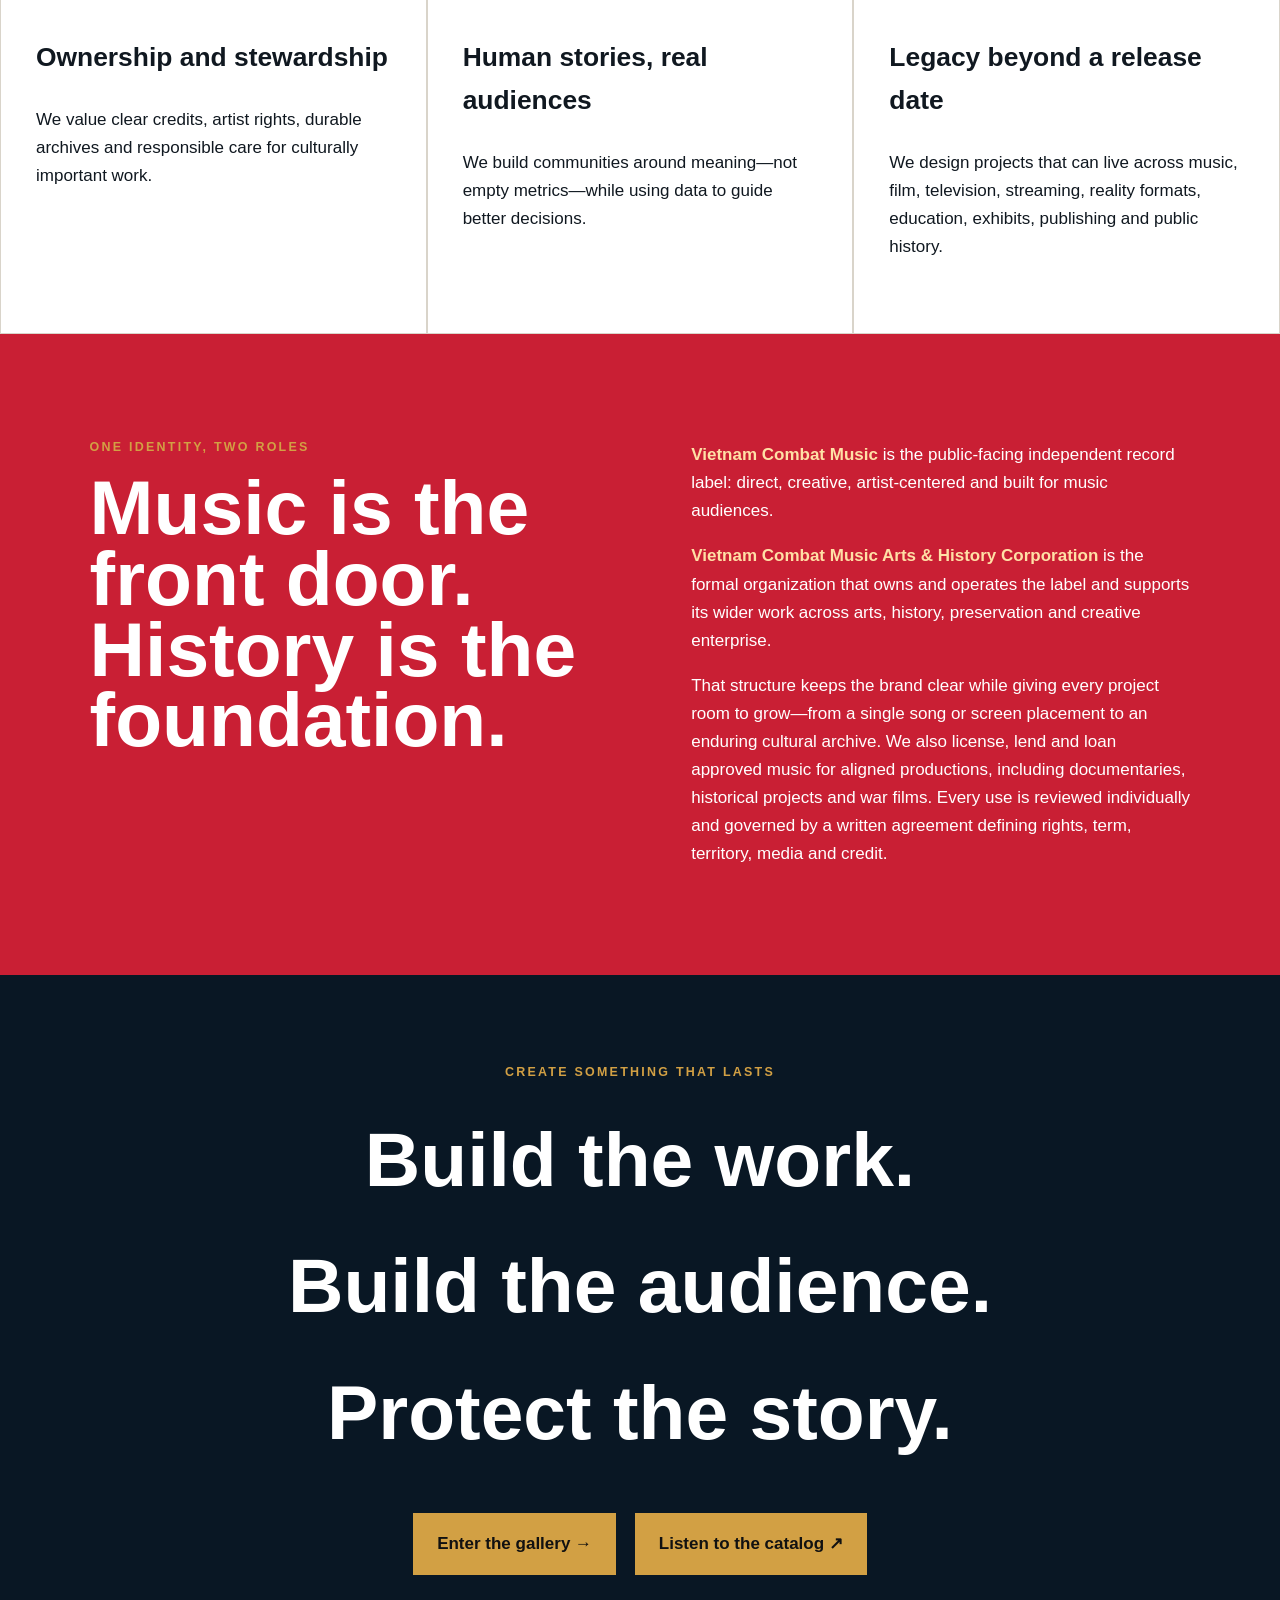
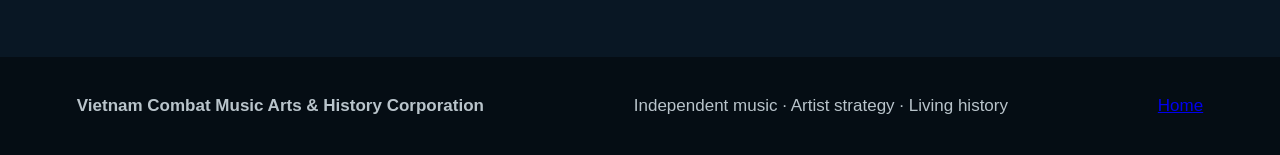
<file: about.html>
<!doctype html>
<html lang="en">
<head>
<meta charset="utf-8">
<meta name="viewport" content="width=device-width,initial-scale=1">
<title>About | Vietnam Combat Music</title>
<meta name="description" content="Vietnam Combat Music is an artist-first independent record label operated by Vietnam Combat Music Arts & History Corporation.">
<link rel="icon" href="favicon.svg">
<style>:root{--navy:#071b2d;--gold:#d2a044;--red:#c91f34;--cream:#f4efe5}*{box-sizing:border-box}body{margin:0;background:var(--cream);color:#101820;font:17px/1.65 Arial,sans-serif}header{display:flex;justify-content:space-between;align-items:center;padding:20px 6vw;background:var(--navy);color:white}.brand{color:white;text-decoration:none;font-weight:900}.nav{display:flex;gap:22px}.nav a{color:white;text-decoration:none;font-weight:700}.hero{padding:clamp(80px,12vw,170px) 7vw;background:var(--navy);color:white}.eyebrow{color:var(--gold);font-weight:900;letter-spacing:.18em;text-transform:uppercase;font-size:.78rem}.hero h1{font-size:clamp(3.4rem,9vw,9rem);line-height:.86;letter-spacing:-.065em;margin:20px 0}.hero h1 em{font-style:normal;color:var(--red)}.hero p{font-size:clamp(1.2rem,2.2vw,1.65rem);max-width:850px;color:#d7e0e6}.manifesto{padding:90px 7vw;display:grid;grid-template-columns:.7fr 1.3fr;gap:8vw}.manifesto h2{font-size:clamp(2.5rem,6vw,6rem);line-height:.95;margin:10px 0}.manifesto .lead{font-size:1.5rem;font-weight:750}.testimony{padding:85px 7vw;background:var(--navy);color:white;display:grid;grid-template-columns:.55fr 1.45fr;gap:7vw;border-top:8px solid var(--red)}.testimony h2{font-size:clamp(2.5rem,6vw,5.5rem);line-height:.94}.testimony blockquote{margin:0;font:700 clamp(1.35rem,2.7vw,2.4rem)/1.28 Georgia,serif}.testimony em{color:var(--gold);font-style:normal}.testimony cite{display:block;margin-top:25px;font:800 .8rem Arial,sans-serif;text-transform:uppercase;letter-spacing:.12em;color:#b9c8d1}.pillars{display:grid;grid-template-columns:repeat(3,1fr);background:#fff}.pillars article{padding:55px 35px;border:1px solid #d9d4ca}.pillars b{color:var(--red);font-size:.85rem;letter-spacing:.14em}.pillars h3{font-size:1.65rem}.identity{padding:90px 7vw;background:var(--red);color:white;display:grid;grid-template-columns:1fr 1fr;gap:8vw}.identity h2{font-size:clamp(2.7rem,6vw,6rem);line-height:.92;margin:15px 0}.identity strong{color:#ffe0a6}.cta{padding:75px 7vw;text-align:center;background:#091724;color:white}.cta h2{font-size:clamp(2.5rem,6vw,5rem);margin:0 0 30px}.btn{display:inline-block;padding:17px 24px;background:var(--gold);color:#111;text-decoration:none;font-weight:900;margin:7px}footer{padding:35px 6vw;display:flex;justify-content:space-between;gap:20px;flex-wrap:wrap;background:#050d14;color:#b9c4cb}@media(max-width:750px){.manifesto,.identity,.testimony{grid-template-columns:1fr}.pillars{grid-template-columns:1fr}.nav{gap:10px;font-size:.88rem}}</style>
</head>
<body>
<header>
<a class="brand" href="index.html">VIETNAM COMBAT MUSIC</a>
<nav class="nav">
<a href="gallery.html">Gallery</a>
<a href="jesse-lawson.html">Artists</a>
<a href="index.html#join">Join</a>
</nav>
</header>
<main>
<section class="hero">
<p class="eyebrow">About the label</p>
<h1>Independent<br>by design.<br>
<em>Built to last.</em>
</h1>
<p>Vietnam Combat Music is a simple, original independent record label with a bigger purpose: carry forward the resilience of Vietnam veterans while helping artists turn their strongest work into sustainable careers, scalable platforms and creative legacies.</p>
</section>
<section class="manifesto">
<div>
<p class="eyebrow">Who we are</p>
<h2>Artist-first. Strategy-smart.</h2>
</div>
<div>
<p class="lead">We do not force artists into a formula. We identify what makes each artist undeniable, then build the right music, story, audience and platform around that strength.</p>
<p>Vietnam veterans are remembered as one of America’s toughest generations—not because war should be romanticized, but because they endured combat, sacrifice, rejection and the long fight to be heard after coming home. Their strength was not noise. It was survival, loyalty, adaptability and the refusal to disappear.</p>
<p>That is the character of our label. We are resilient when the industry is difficult, direct when a story is uncomfortable and fiercely protective of the people who create the work. We believe independent artists deserve a platform as tough as the road that formed them—one capable of taking a hit, adapting and continuing forward without surrendering its identity.</p>
<p>Vietnam Combat Music combines independent-label agility with practical marketing, release and media strategy. We work with recording artists and creators across film, television, streaming, documentary, reality television, digital series and emerging formats. We help creators clarify their identity, develop meaningful bodies of work, connect with the audiences most likely to care and build systems that can grow without erasing what made the work special.</p>
<p>Our flagship catalog began with SP-5 Nelden J. Herron’s firsthand Vietnam combat poetry and the musical vision of Jesse Lawson, with featured creative contributions including Sadida. It shows exactly what we believe: singular stories become powerful when the right collaborators, presentation and distribution meet them.</p>
<p>The creative roster also includes Sadida Johansen, whose background is rooted in R&amp;B and gospel, and Boston-rooted pop, hip-hop and Latin writer/producer Jennina Johansen.</p>
</div>
</section>
<section class="testimony">
<div><p class="eyebrow">Our defining legacy project</p><h2>Truth deserved more than silence.</h2></div>
<blockquote>Jesse Lawson and Jennina Johansen took on what people said could not be done: transform difficult subjects and painful memories into music that could be heard, documented and remembered without losing the truth. Jesse built the musical bridge. Jennina protected the vision and carried the project forward. Together, they helped turn Nelden’s testimony into a living record—with <em>honor, respect and love.</em><cite>Vietnam Combat Music Arts &amp; History Corporation · “Honor, respect and love” are Nelden J. Herron’s words.</cite></blockquote>
</section>
<section class="pillars">
<article>
<b>01 · FIND THE SIGNAL</b>
<h3>Highlight the artist’s strengths</h3>
<p>We define the voice, story, creative edge and audience connection that no other artist can copy.</p>
</article>
<article>
<b>02 · BUILD THE PLATFORM</b>
<h3>Create sustainable scalability</h3>
<p>We develop repeatable release, content, catalog and audience systems that can expand over time.</p>
</article>
<article>
<b>03 · MOVE WITH PURPOSE</b>
<h3>Independent marketing &amp; strategy</h3>
<p>We connect music with smart positioning, distribution, visual identity, partnerships and long-term catalog value.</p>
</article>
<article>
<b>04 · PROTECT THE WORK</b>
<h3>Ownership and stewardship</h3>
<p>We value clear credits, artist rights, durable archives and responsible care for culturally important work.</p>
</article>
<article>
<b>05 · CREATE CONNECTION</b>
<h3>Human stories, real audiences</h3>
<p>We build communities around meaning—not empty metrics—while using data to guide better decisions.</p>
</article>
<article>
<b>06 · LEAVE A RECORD</b>
<h3>Legacy beyond a release date</h3>
<p>We design projects that can live across music, film, television, streaming, reality formats, education, exhibits, publishing and public history.</p>
</article>
</section>
<section class="identity">
<div>
<p class="eyebrow">One identity, two roles</p>
<h2>Music is the front door.<br>History is the foundation.</h2>
</div>
<div>
<p>
<strong>Vietnam Combat Music</strong> is the public-facing independent record label: direct, creative, artist-centered and built for music audiences.</p>
<p>
<strong>Vietnam Combat Music Arts &amp; History Corporation</strong> is the formal organization that owns and operates the label and supports its wider work across arts, history, preservation and creative enterprise.</p>
<p>That structure keeps the brand clear while giving every project room to grow—from a single song or screen placement to an enduring cultural archive. We also license, lend and loan approved music for aligned productions, including documentaries, historical projects and war films. Every use is reviewed individually and governed by a written agreement defining rights, term, territory, media and credit.</p>
</div>
</section>
<section class="cta">
<p class="eyebrow">Create something that lasts</p>
<h2>Build the work.<br>Build the audience.<br>Protect the story.</h2>
<a class="btn" href="gallery.html">Enter the gallery →</a>
<a class="btn" href="https://distrokid.com/hyperfollow/vietnamcombatmusic/vietnam-combat-music">Listen to the catalog ↗</a>
</section>
</main>
<footer>
<strong>Vietnam Combat Music Arts &amp; History Corporation</strong>
<span>Independent music · Artist strategy · Living history</span>
<a href="index.html">Home</a>
</footer>
</body>
</html>
</file>
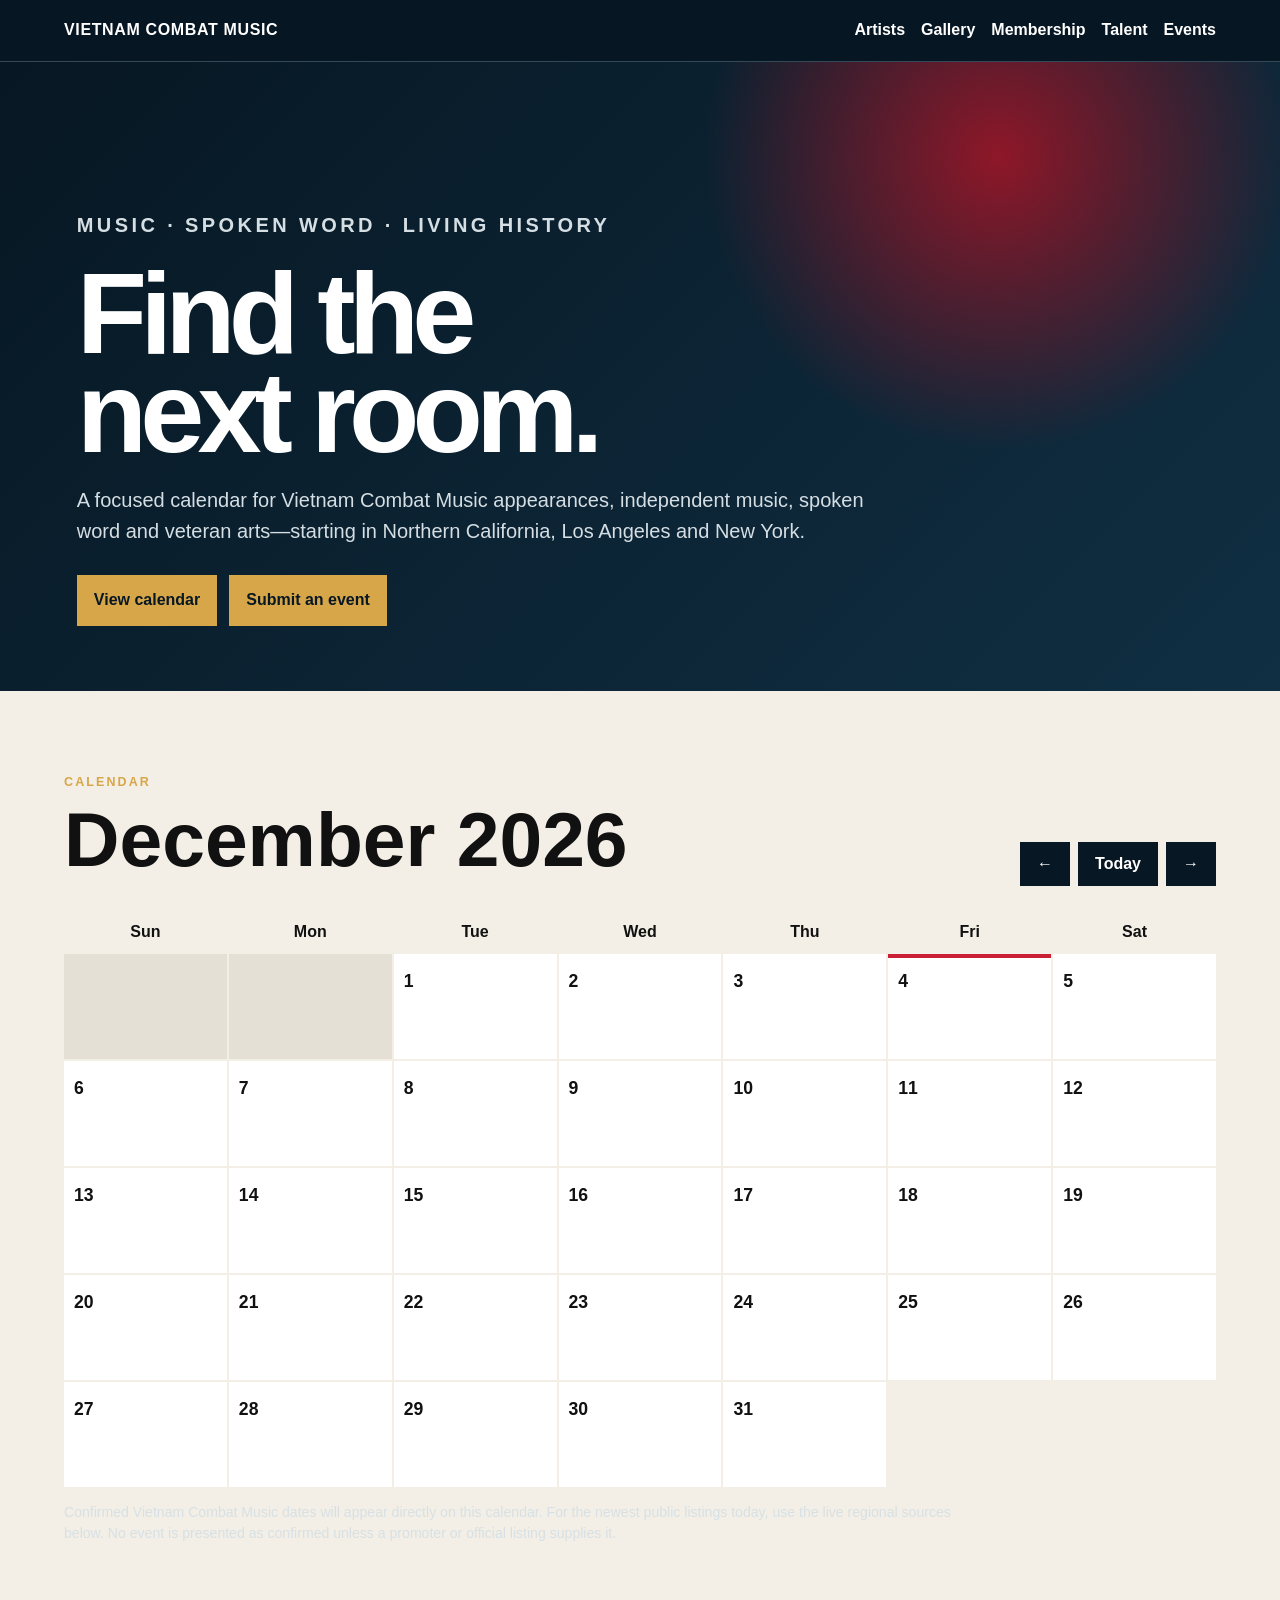
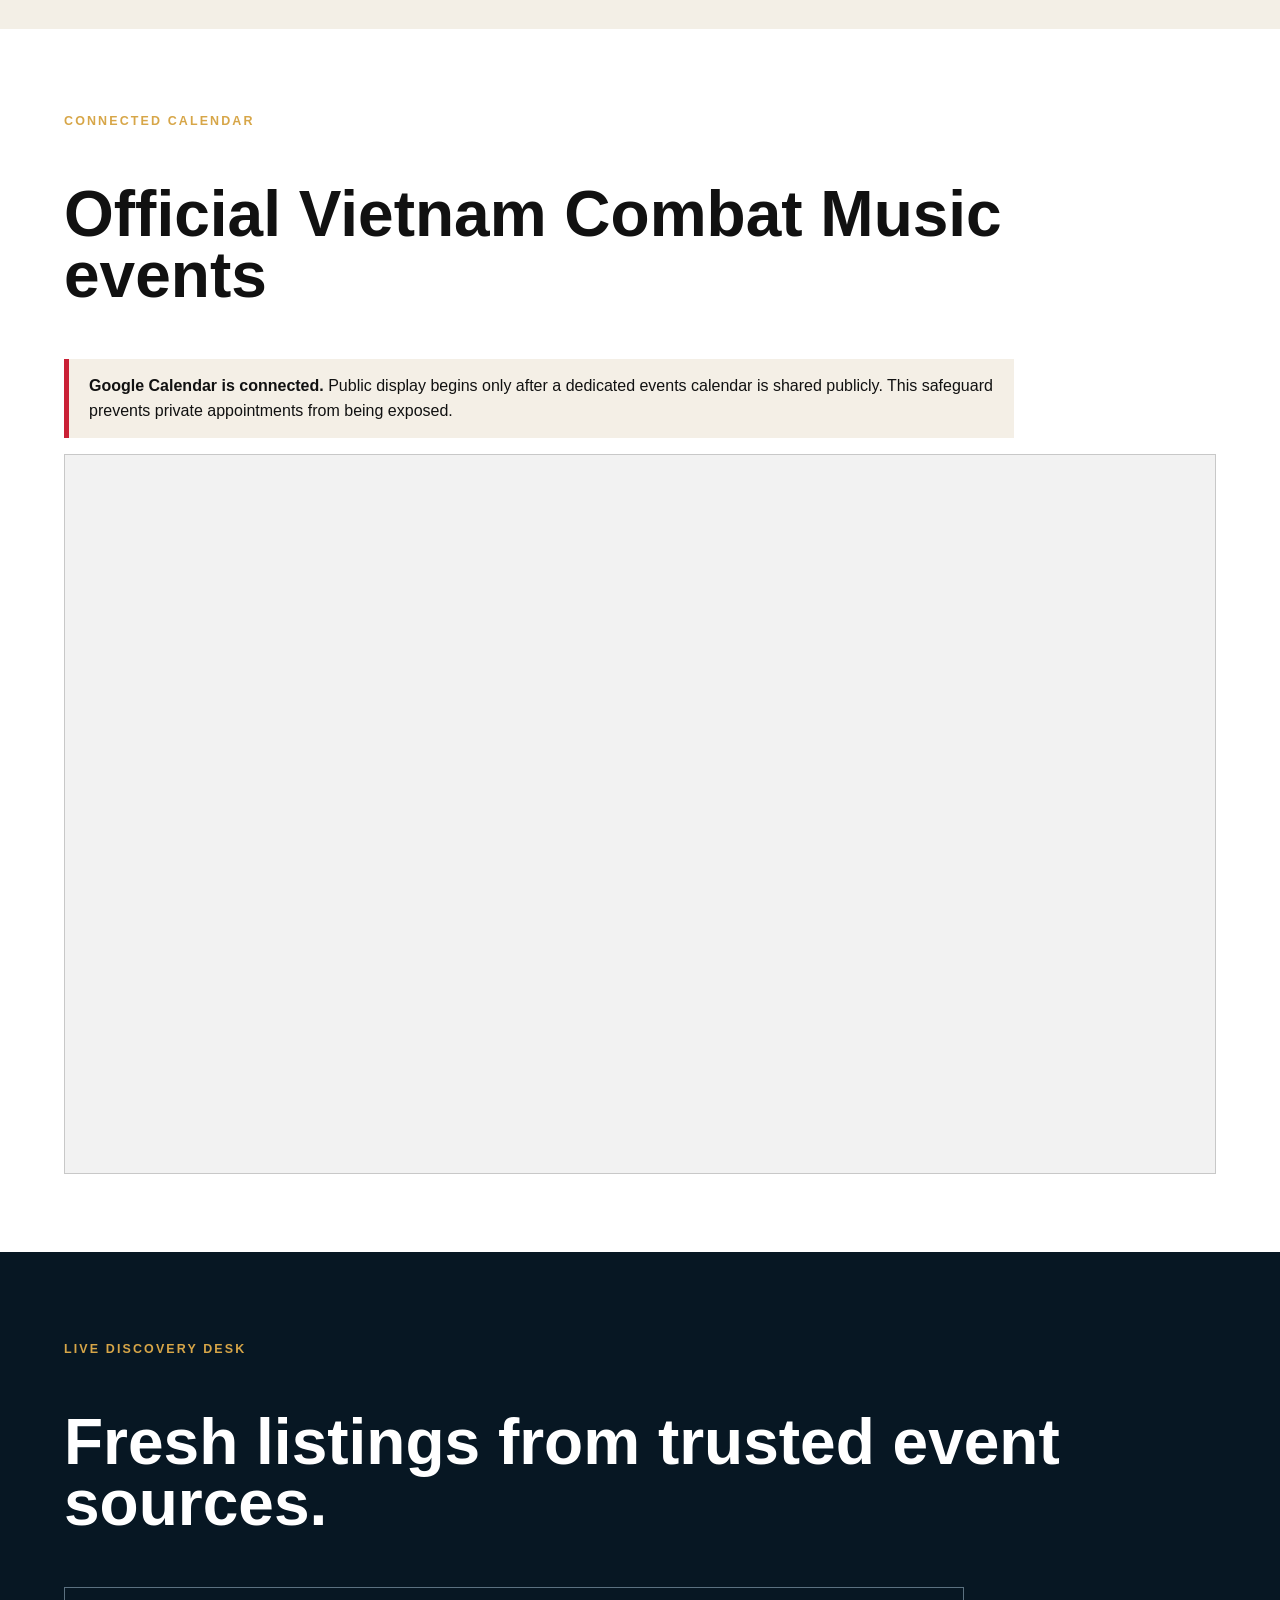
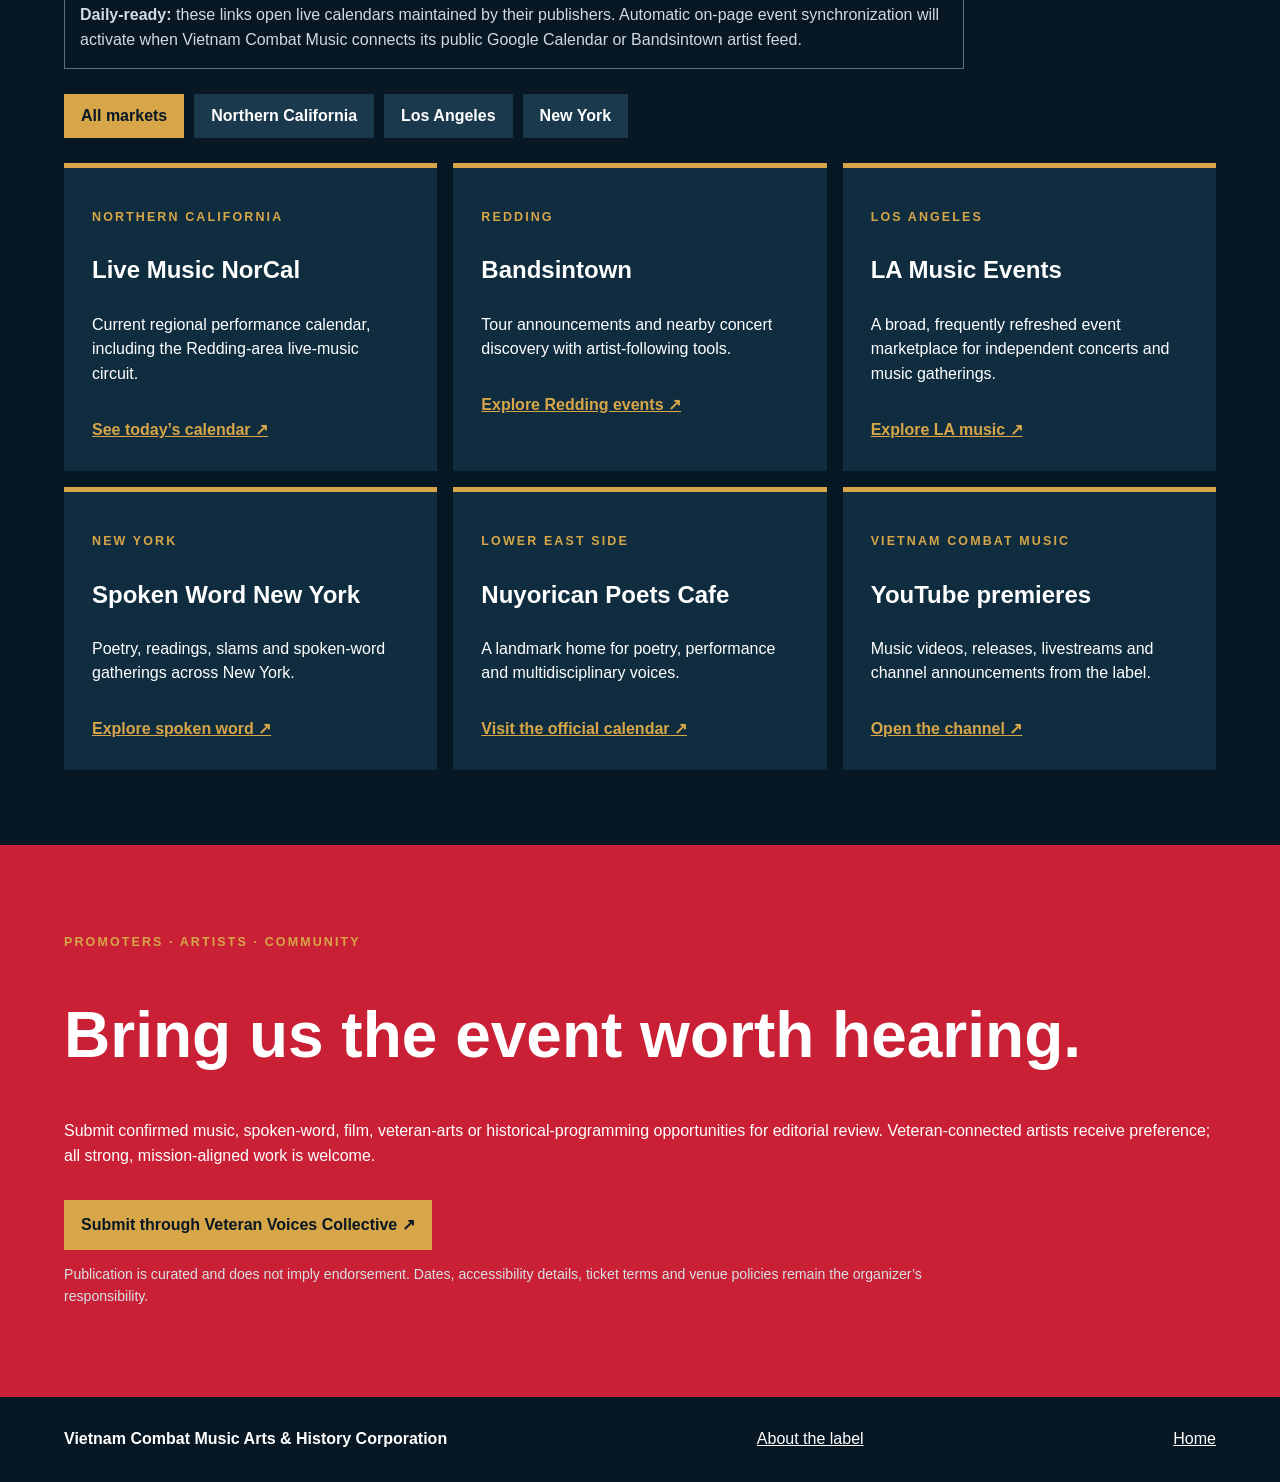
<file: events.html>
<!doctype html>
<html lang="en">
<head>
<meta charset="utf-8"><meta name="viewport" content="width=device-width,initial-scale=1">
<meta name="description" content="Music, spoken-word and veteran arts events from Vietnam Combat Music and trusted regional event sources.">
<title>Events Calendar | Vietnam Combat Music</title>
<style>
:root{--ink:#071723;--blue:#0d2b40;--gold:#d7a648;--red:#ca2035;--paper:#f3efe6;--muted:#aab8c1}*{box-sizing:border-box}body{margin:0;background:var(--ink);color:#fff;font:16px/1.55 Arial,sans-serif}a{color:inherit}header{display:flex;justify-content:space-between;align-items:center;gap:24px;padding:18px 5vw;border-bottom:1px solid #334957;position:sticky;top:0;background:rgba(7,23,35,.96);z-index:10}.brand{text-decoration:none;font-weight:900;letter-spacing:.04em}nav{display:flex;gap:16px;flex-wrap:wrap}nav a{text-decoration:none;font-weight:800}.hero{padding:clamp(70px,10vw,140px) 6vw 65px;background:radial-gradient(circle at 78% 15%,#8e1728 0,transparent 26%),linear-gradient(135deg,#071723,#102f43)}.eyebrow{color:var(--gold);text-transform:uppercase;letter-spacing:.17em;font-weight:900;font-size:.78rem}.hero h1{font-size:clamp(3.5rem,9vw,8.5rem);line-height:.86;letter-spacing:-.06em;margin:.2em 0}.hero p{max-width:800px;font-size:1.25rem;color:#d5dee3}.controls{display:flex;gap:12px;flex-wrap:wrap;margin-top:28px}.button,button,select{border:0;padding:13px 17px;font-weight:900;font-size:1rem}.button{background:var(--gold);color:#071723;text-decoration:none}.calendar-wrap{padding:70px 5vw;background:var(--paper);color:#111}.calendar-head{display:flex;justify-content:space-between;align-items:end;gap:20px;margin-bottom:24px}.calendar-head h2{font-size:clamp(2.5rem,6vw,5rem);line-height:.9;margin:.15em 0}.month-controls{display:flex;gap:8px}.month-controls button{background:var(--ink);color:#fff;cursor:pointer}.week,.days{display:grid;grid-template-columns:repeat(7,1fr);gap:2px}.week div{font-weight:900;text-align:center;padding:10px}.day{min-height:105px;background:white;padding:10px;border-top:4px solid transparent}.day.today{border-color:var(--red)}.day.empty{background:#e5e0d5}.day strong{font-size:1.1rem}.day span{display:block;margin-top:9px;background:#eef2f3;border-left:3px solid var(--red);padding:6px;font-size:.78rem}.feed{padding:75px 5vw}.feed h2,.submit h2{font-size:clamp(2.4rem,5vw,5rem);line-height:.95}.filters{display:flex;gap:10px;flex-wrap:wrap;margin:25px 0}.filters button{background:#1b394c;color:white;cursor:pointer}.filters button.active{background:var(--gold);color:#071723}.sources{display:grid;grid-template-columns:repeat(3,1fr);gap:16px}.source{background:#102d40;padding:28px;border-top:5px solid var(--gold)}.source h3{font-size:1.5rem}.source a{display:inline-block;margin-top:15px;color:var(--gold);font-weight:900}.source[data-hidden="true"]{display:none}.status{padding:15px;border:1px solid #5b7180;color:#d0dae0;max-width:900px}.submit{padding:75px 5vw;background:var(--red)}.submit .button{display:inline-block;margin-top:15px}.fine{font-size:.88rem;color:#d6e0e5;max-width:900px}.footer{padding:30px 5vw;display:flex;justify-content:space-between;flex-wrap:wrap;gap:18px}@media(max-width:760px){header{align-items:flex-start;flex-direction:column}.sources{grid-template-columns:1fr}.day{min-height:65px;padding:5px}.day span{font-size:.65rem}.week div{font-size:.7rem}.calendar-head{align-items:flex-start;flex-direction:column}}
 .google-calendar{padding:70px 5vw;background:#fff;color:#111}.google-calendar h2{font-size:clamp(2.4rem,5vw,5rem);line-height:.95}.calendar-frame{width:100%;height:720px;border:1px solid #c8c8c8;background:#f2f2f2}.privacy-note{border-left:5px solid var(--red);padding:15px 20px;background:#f4efe6;max-width:950px}@media(max-width:760px){.calendar-frame{height:600px}}
</style>
</head>
<body>
<header><a class="brand" href="index.html">VIETNAM COMBAT MUSIC</a><nav><a href="index.html#artists">Artists</a><a href="gallery.html">Gallery</a><a href="membership.html">Membership</a><a href="talent-network.html">Talent</a><a href="events.html" aria-current="page">Events</a></nav></header>
<main>
<section class="hero"><p class="eyebrow">Music · Spoken word · Living history</p><h1>Find the<br>next room.</h1><p>A focused calendar for Vietnam Combat Music appearances, independent music, spoken word and veteran arts—starting in Northern California, Los Angeles and New York.</p><div class="controls"><a class="button" href="#calendar">View calendar</a><a class="button" href="#submit">Submit an event</a></div></section>
<section class="calendar-wrap" id="calendar"><div class="calendar-head"><div><p class="eyebrow">Calendar</p><h2 id="monthTitle">Month</h2></div><div class="month-controls"><button type="button" id="prev" aria-label="Previous month">←</button><button type="button" id="today">Today</button><button type="button" id="next" aria-label="Next month">→</button></div></div><div class="week"><div>Sun</div><div>Mon</div><div>Tue</div><div>Wed</div><div>Thu</div><div>Fri</div><div>Sat</div></div><div class="days" id="days"></div><p class="fine">Confirmed Vietnam Combat Music dates will appear directly on this calendar. For the newest public listings today, use the live regional sources below. No event is presented as confirmed unless a promoter or official listing supplies it.</p></section>
<section class="google-calendar" aria-labelledby="official-calendar-title"><p class="eyebrow">Connected calendar</p><h2 id="official-calendar-title">Official Vietnam Combat Music events</h2><p class="privacy-note"><strong>Google Calendar is connected.</strong> Public display begins only after a dedicated events calendar is shared publicly. This safeguard prevents private appointments from being exposed.</p><iframe class="calendar-frame" title="Vietnam Combat Music Google Calendar" src="https://calendar.google.com/calendar/embed?src=veteranvoicescollective%40gmail.com&amp;ctz=America%2FLos_Angeles" loading="lazy"></iframe></section>
<section class="feed"><p class="eyebrow">Live discovery desk</p><h2>Fresh listings from trusted event sources.</h2><p class="status"><strong>Daily-ready:</strong> these links open live calendars maintained by their publishers. Automatic on-page event synchronization will activate when Vietnam Combat Music connects its public Google Calendar or Bandsintown artist feed.</p><div class="filters" aria-label="Filter event sources"><button class="active" data-filter="all">All markets</button><button data-filter="norcal">Northern California</button><button data-filter="la">Los Angeles</button><button data-filter="ny">New York</button></div><div class="sources">
<article class="source" data-market="norcal"><p class="eyebrow">Northern California</p><h3>Live Music NorCal</h3><p>Current regional performance calendar, including the Redding-area live-music circuit.</p><a href="https://www.livemusicnorcal.com/calendar" target="_blank" rel="noreferrer">See today’s calendar ↗</a></article>
<article class="source" data-market="norcal"><p class="eyebrow">Redding</p><h3>Bandsintown</h3><p>Tour announcements and nearby concert discovery with artist-following tools.</p><a href="https://www.bandsintown.com/c/redding-ca" target="_blank" rel="noreferrer">Explore Redding events ↗</a></article>
<article class="source" data-market="la"><p class="eyebrow">Los Angeles</p><h3>LA Music Events</h3><p>A broad, frequently refreshed event marketplace for independent concerts and music gatherings.</p><a href="https://www.eventbrite.com/b/ca--los-angeles/music/" target="_blank" rel="noreferrer">Explore LA music ↗</a></article>
<article class="source" data-market="ny"><p class="eyebrow">New York</p><h3>Spoken Word New York</h3><p>Poetry, readings, slams and spoken-word gatherings across New York.</p><a href="https://spokenwordnewyork.com/events" target="_blank" rel="noreferrer">Explore spoken word ↗</a></article>
<article class="source" data-market="ny"><p class="eyebrow">Lower East Side</p><h3>Nuyorican Poets Cafe</h3><p>A landmark home for poetry, performance and multidisciplinary voices.</p><a href="https://www.nuyorican.org/" target="_blank" rel="noreferrer">Visit the official calendar ↗</a></article>
<article class="source" data-market="all"><p class="eyebrow">Vietnam Combat Music</p><h3>YouTube premieres</h3><p>Music videos, releases, livestreams and channel announcements from the label.</p><a href="https://www.youtube.com/@VietnamCombatMusic" target="_blank" rel="noreferrer">Open the channel ↗</a></article>
</div></section>
<section class="submit" id="submit"><p class="eyebrow">Promoters · Artists · Community</p><h2>Bring us the event worth hearing.</h2><p>Submit confirmed music, spoken-word, film, veteran-arts or historical-programming opportunities for editorial review. Veteran-connected artists receive preference; all strong, mission-aligned work is welcome.</p><a class="button" href="https://veteranvoicescollective.org" target="_blank" rel="noreferrer">Submit through Veteran Voices Collective ↗</a><p class="fine">Publication is curated and does not imply endorsement. Dates, accessibility details, ticket terms and venue policies remain the organizer’s responsibility.</p></section>
</main><footer class="footer"><strong>Vietnam Combat Music Arts &amp; History Corporation</strong><a href="about.html">About the label</a><a href="index.html">Home</a></footer>
<script>
const events=[];let view=new Date();view.setDate(1);const title=document.getElementById('monthTitle'),days=document.getElementById('days');function draw(){days.innerHTML='';title.textContent=view.toLocaleDateString('en-US',{month:'long',year:'numeric'});const y=view.getFullYear(),m=view.getMonth(),first=new Date(y,m,1).getDay(),last=new Date(y,m+1,0).getDate(),now=new Date();for(let i=0;i<first;i++){const x=document.createElement('div');x.className='day empty';days.appendChild(x)}for(let d=1;d<=last;d++){const x=document.createElement('div');x.className='day';if(d===now.getDate()&&m===now.getMonth()&&y===now.getFullYear())x.classList.add('today');x.innerHTML='<strong>'+d+'</strong>';events.filter(e=>e.date===`${y}-${String(m+1).padStart(2,'0')}-${String(d).padStart(2,'0')}`).forEach(e=>{const s=document.createElement('span');s.textContent=e.title;x.appendChild(s)});days.appendChild(x)}}document.getElementById('prev').onclick=()=>{view.setMonth(view.getMonth()-1);draw()};document.getElementById('next').onclick=()=>{view.setMonth(view.getMonth()+1);draw()};document.getElementById('today').onclick=()=>{view=new Date();view.setDate(1);draw()};document.querySelectorAll('[data-filter]').forEach(b=>b.onclick=()=>{document.querySelectorAll('[data-filter]').forEach(x=>x.classList.remove('active'));b.classList.add('active');document.querySelectorAll('.source').forEach(s=>s.dataset.hidden=!(b.dataset.filter==='all'||s.dataset.market===b.dataset.filter||s.dataset.market==='all'))});draw();
</script>
</body></html>
</file>
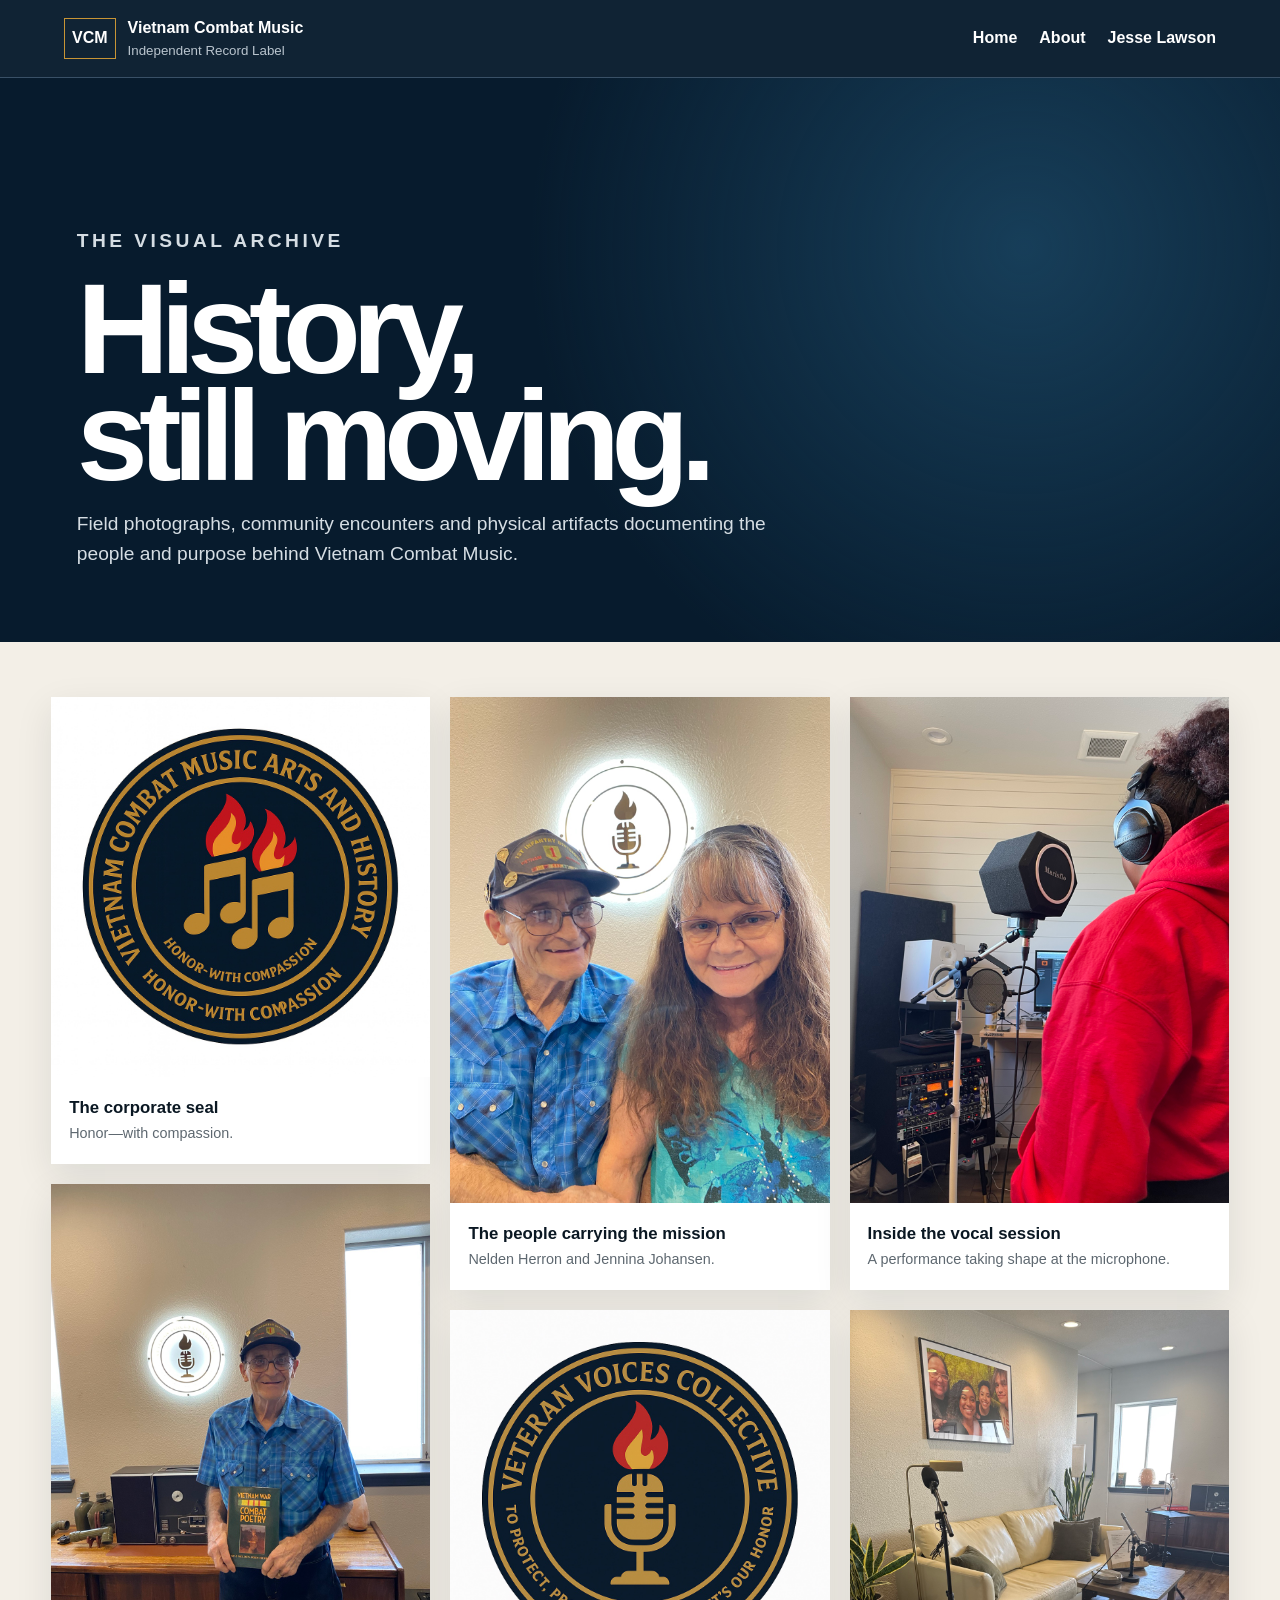
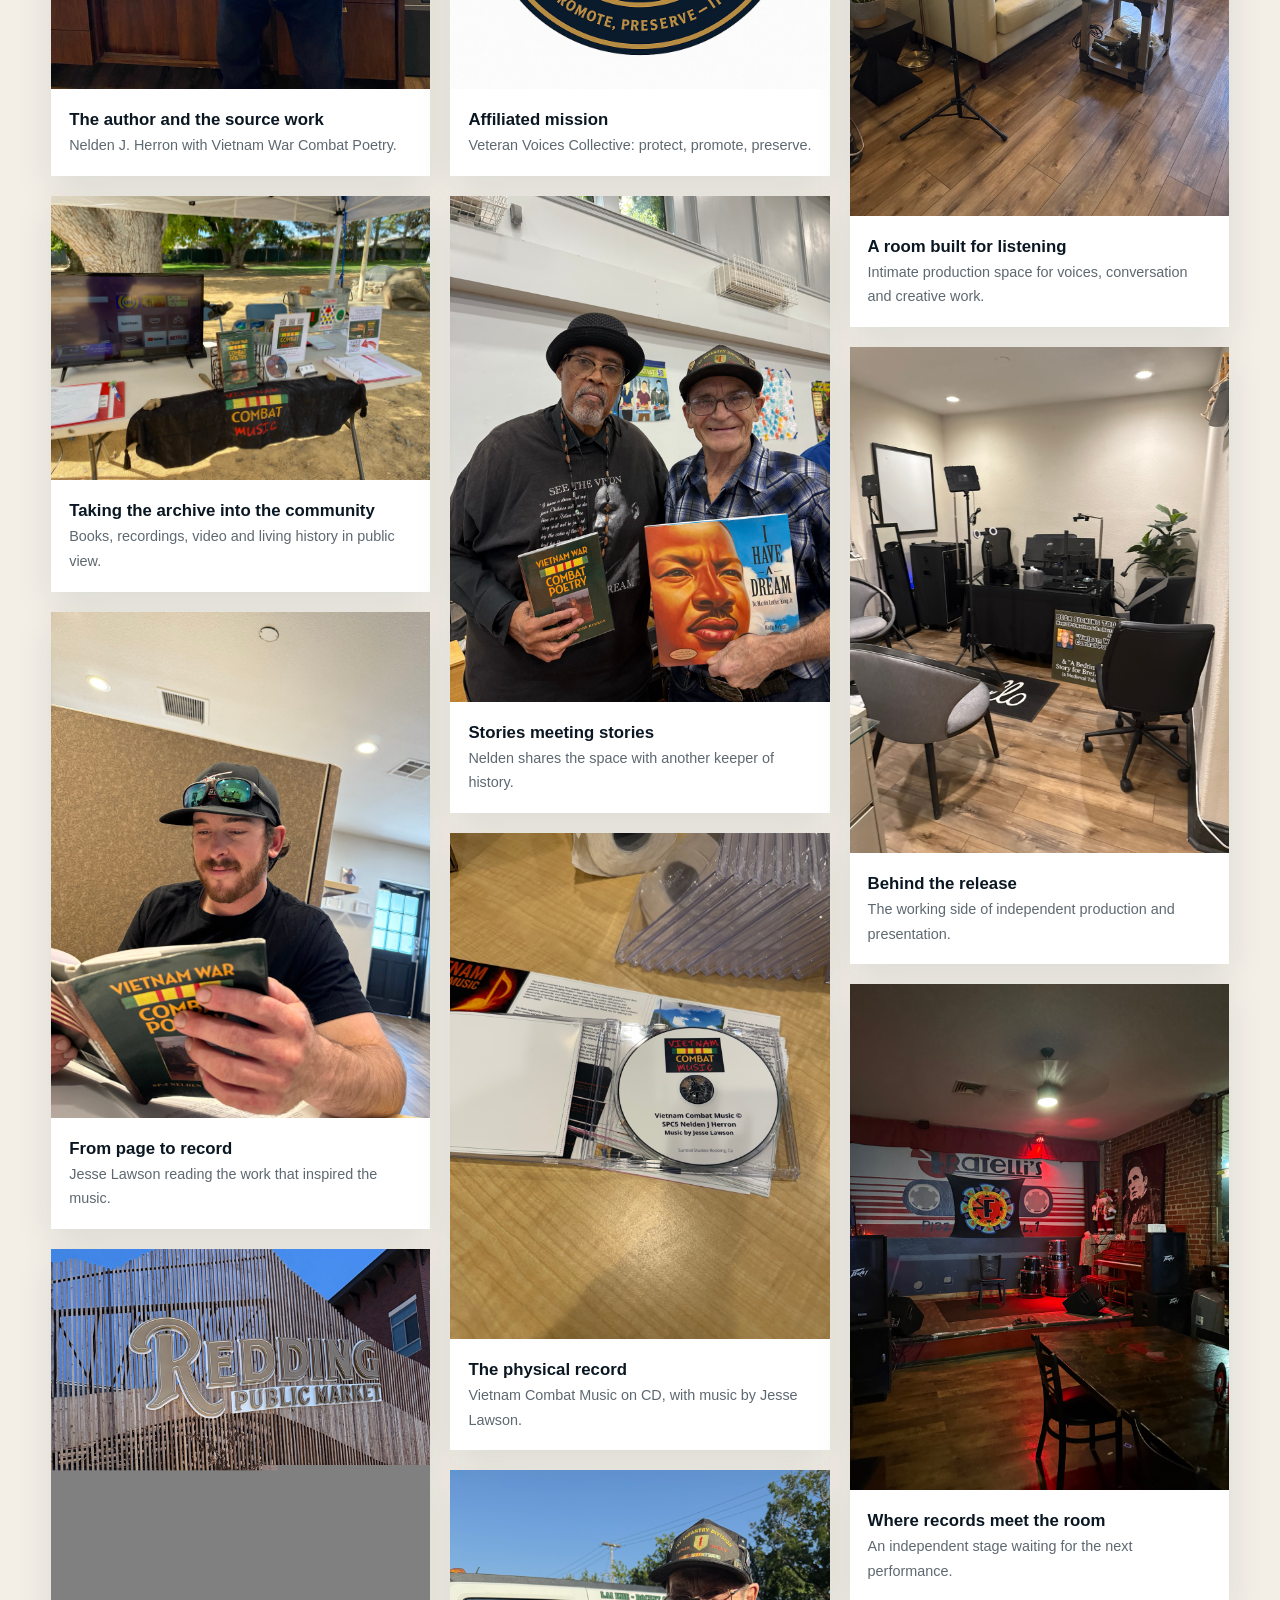
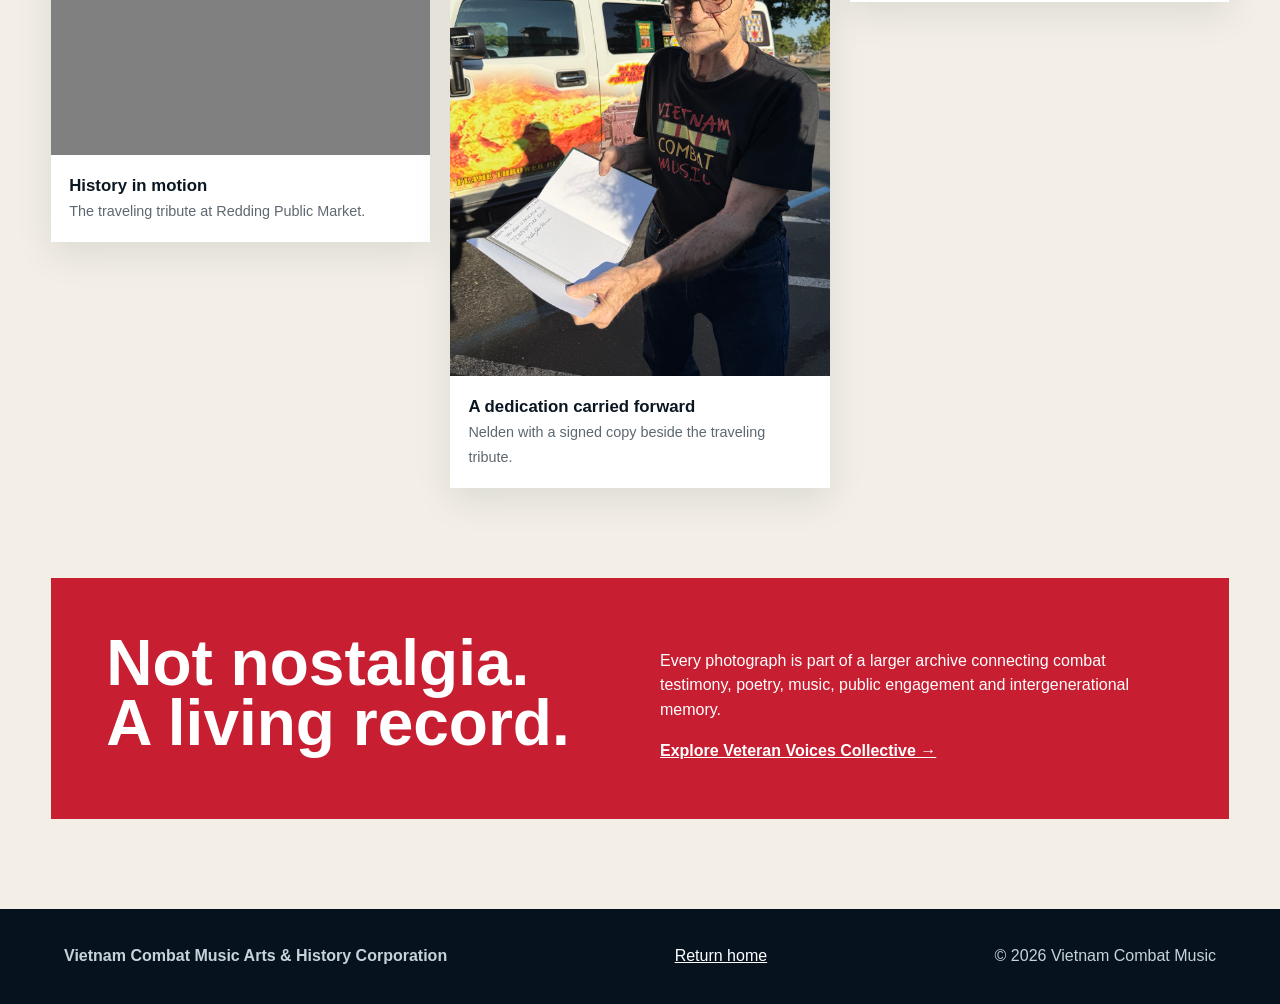
<file: gallery.html>
<!doctype html><html lang="en"><head><meta charset="utf-8"><meta name="viewport" content="width=device-width,initial-scale=1"><title>Gallery | Vietnam Combat Music</title><meta name="description" content="The Vietnam Combat Music visual archive: Nelden J. Herron, Jesse Lawson, public events, physical releases and legacy work."><link rel="icon" href="favicon.svg"><style>:root{--navy:#071b2d;--ink:#0a1722;--gold:#c79435;--red:#c81e32;--paper:#f3efe7}*{box-sizing:border-box}body{margin:0;background:var(--paper);color:var(--ink);font:16px/1.55 Arial,sans-serif}header{position:sticky;top:0;z-index:10;display:flex;align-items:center;justify-content:space-between;padding:16px 5vw;background:#071b2df5;color:#fff;border-bottom:1px solid #395066}.brand{display:flex;gap:12px;align-items:center;color:#fff;text-decoration:none}.brand b{border:1px solid var(--gold);padding:7px}.brand span{display:grid}.brand small{color:#bac5ce}nav{display:flex;gap:22px}nav a{color:#fff;text-decoration:none;font-weight:700}.hero{padding:clamp(70px,10vw,150px) 6vw 55px;background:radial-gradient(circle at 80% 30%,#173e59,transparent 45%),var(--navy);color:white}.kicker{color:#e1ad4f;text-transform:uppercase;letter-spacing:.18em;font-weight:800;font-size:.8rem}.hero h1{font-size:clamp(3.5rem,10vw,9rem);line-height:.84;margin:18px 0;letter-spacing:-.07em}.hero p{max-width:720px;font-size:1.2rem;color:#d5dde3}.gallery{padding:55px 4vw 90px;columns:3 300px;column-gap:20px}.gallery figure{break-inside:avoid;margin:0 0 20px;background:#fff;overflow:hidden;box-shadow:0 12px 35px #071b2d19}.gallery img{width:100%;height:auto;display:block}.gallery figcaption{padding:18px}.gallery b{display:block;font-size:1.05rem}.gallery span{color:#5e6870;font-size:.9rem}.statement{margin:0 4vw 90px;padding:55px;background:var(--red);color:white;display:grid;grid-template-columns:1fr 1fr;gap:40px}.statement h2{font-size:clamp(2.2rem,5vw,5rem);line-height:.95;margin:0}.statement a{color:white;font-weight:800}footer{padding:35px 5vw;background:#06131f;color:#c8d2d9;display:flex;gap:25px;justify-content:space-between;flex-wrap:wrap}footer a{color:white}@media(max-width:700px){header{align-items:flex-start}nav{gap:10px;flex-wrap:wrap;justify-content:flex-end}.brand span{display:none}.statement{grid-template-columns:1fr;padding:35px}.gallery{padding-inline:18px}}</style></head><body><header><a class="brand" href="index.html"><b>VCM</b><span><strong>Vietnam Combat Music</strong><small>Independent Record Label</small></span></a><nav><a href="index.html">Home</a><a href="about.html">About</a><a href="jesse-lawson.html">Jesse Lawson</a></nav></header><main><section class="hero"><p class="kicker">The visual archive</p><h1>History,<br>still moving.</h1><p>Field photographs, community encounters and physical artifacts documenting the people and purpose behind Vietnam Combat Music.</p></section><section class="gallery">
<figure><img src="gallery-vcm-seal.jpeg" alt="Vietnam Combat Music Arts and History seal"><figcaption><b>The corporate seal</b><span>Honor—with compassion.</span></figcaption></figure>
<figure><img src="gallery-nelden-book.jpeg" alt="Nelden Herron holding Vietnam War Combat Poetry"><figcaption><b>The author and the source work</b><span>Nelden J. Herron with Vietnam War Combat Poetry.</span></figcaption></figure>
<figure><img src="gallery-community-display.jpeg" alt="Vietnam Combat Music community exhibition table"><figcaption><b>Taking the archive into the community</b><span>Books, recordings, video and living history in public view.</span></figcaption></figure>
<figure><img src="gallery-jesse-reading.jpeg" alt="Jesse Lawson reading Vietnam War Combat Poetry"><figcaption><b>From page to record</b><span>Jesse Lawson reading the work that inspired the music.</span></figcaption></figure>
<figure><img src="gallery-hummer-market.jpeg" alt="Vietnam Combat Music legacy vehicle at Redding Public Market"><figcaption><b>History in motion</b><span>The traveling tribute at Redding Public Market.</span></figcaption></figure>
<figure><img src="gallery-nelden-jennina.jpeg" alt="Nelden Herron and Jennina Johansen"><figcaption><b>The people carrying the mission</b><span>Nelden Herron and Jennina Johansen.</span></figcaption></figure>
<figure><img src="gallery-vvc-seal.jpeg" alt="Veteran Voices Collective seal"><figcaption><b>Affiliated mission</b><span>Veteran Voices Collective: protect, promote, preserve.</span></figcaption></figure>
<figure><img src="gallery-books.jpeg" alt="Nelden Herron at a community event holding books"><figcaption><b>Stories meeting stories</b><span>Nelden shares the space with another keeper of history.</span></figcaption></figure>
<figure><img src="gallery-cd.jpeg" alt="Physical Vietnam Combat Music compact disc"><figcaption><b>The physical record</b><span>Vietnam Combat Music on CD, with music by Jesse Lawson.</span></figcaption></figure>
<figure><img src="gallery-nelden-vehicle.jpeg" alt="Nelden Herron beside the Vietnam Combat Music vehicle"><figcaption><b>A dedication carried forward</b><span>Nelden with a signed copy beside the traveling tribute.</span></figcaption></figure>
<figure><img src="gallery-recording-vocal.jpeg" alt="Vocal artist recording in a professional studio"><figcaption><b>Inside the vocal session</b><span>A performance taking shape at the microphone.</span></figcaption></figure>
<figure><img src="gallery-creative-room.jpeg" alt="Creative recording room with microphones and listening area"><figcaption><b>A room built for listening</b><span>Intimate production space for voices, conversation and creative work.</span></figcaption></figure>
<figure><img src="gallery-production-workspace.jpeg" alt="Music and media production workspace"><figcaption><b>Behind the release</b><span>The working side of independent production and presentation.</span></figcaption></figure>
<figure><img src="gallery-live-stage.jpeg" alt="Independent live music stage with piano drums and speakers"><figcaption><b>Where records meet the room</b><span>An independent stage waiting for the next performance.</span></figcaption></figure>
</section><section class="statement"><h2>Not nostalgia.<br>A living record.</h2><div><p>Every photograph is part of a larger archive connecting combat testimony, poetry, music, public engagement and intergenerational memory.</p><a href="https://veteranvoicescollective.com">Explore Veteran Voices Collective →</a></div></section></main><footer><strong>Vietnam Combat Music Arts &amp; History Corporation</strong><a href="index.html">Return home</a><span>© 2026 Vietnam Combat Music</span></footer></body></html>
</file>
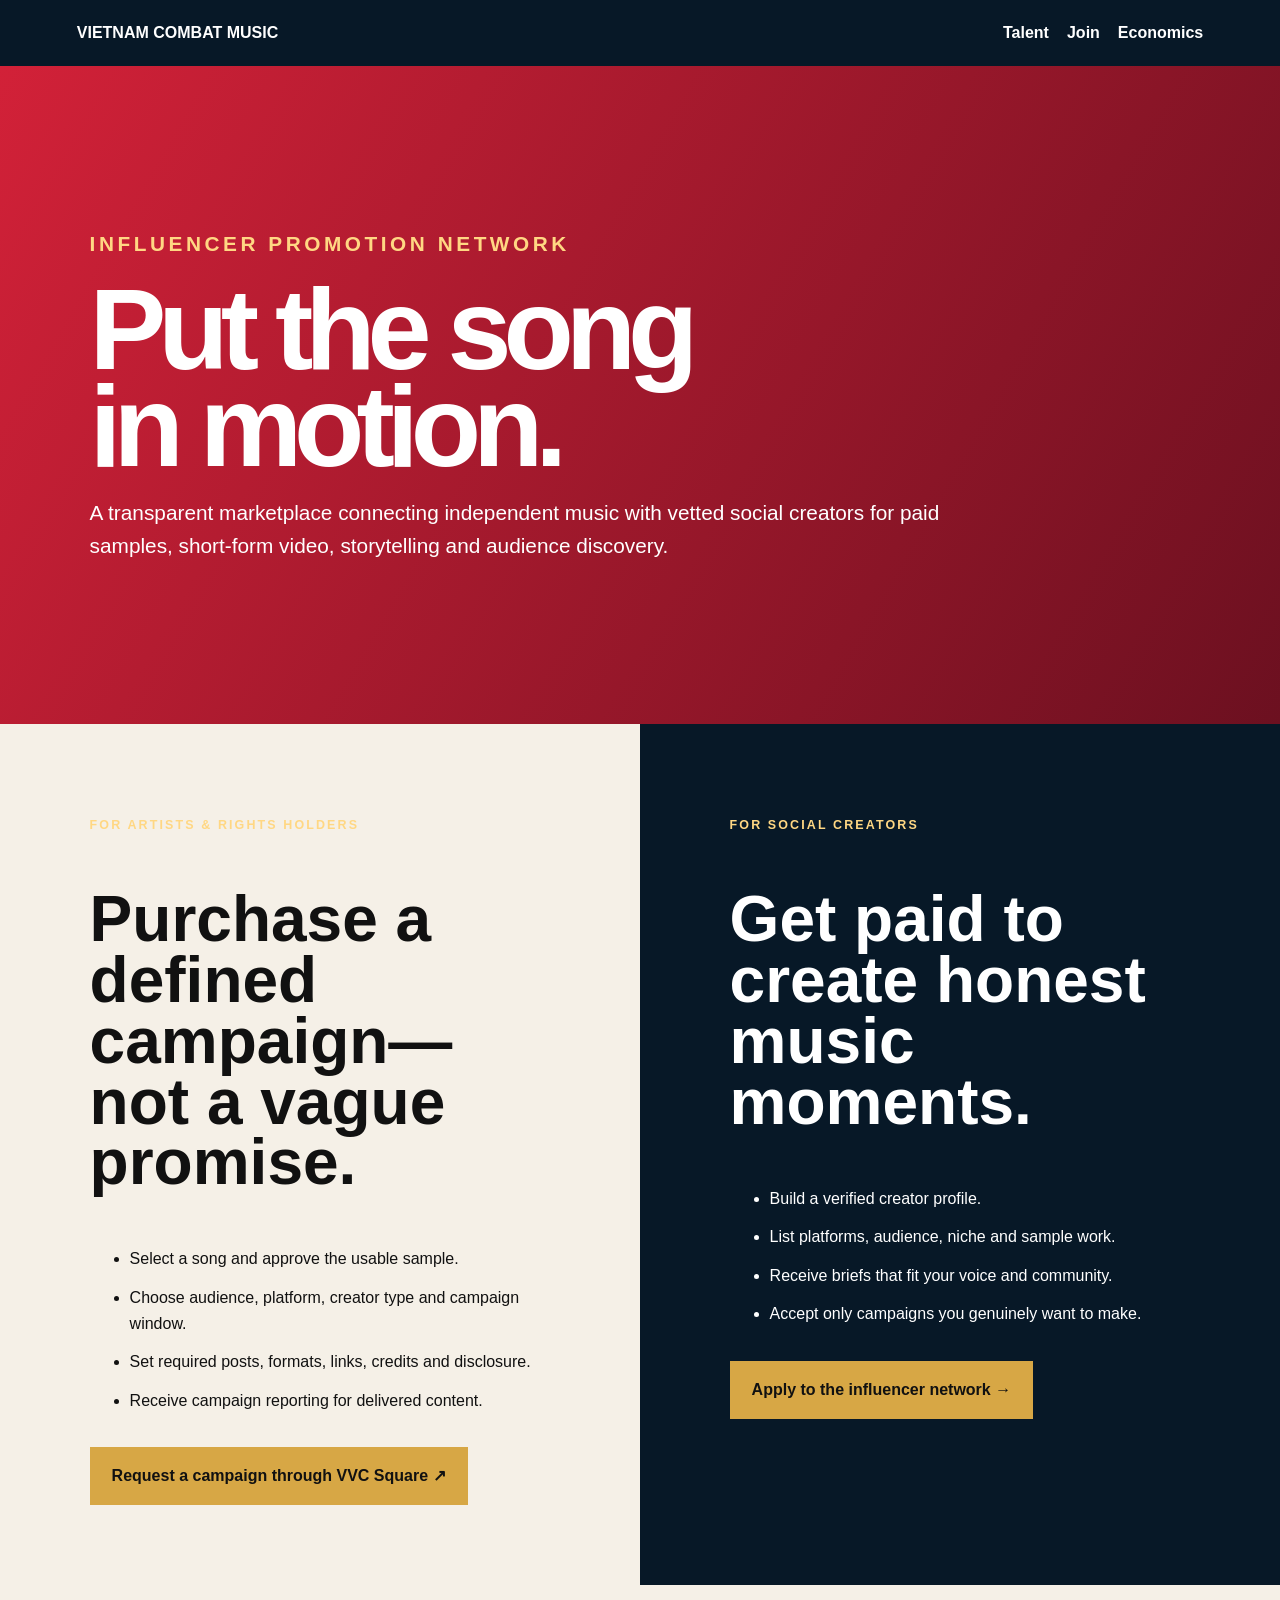
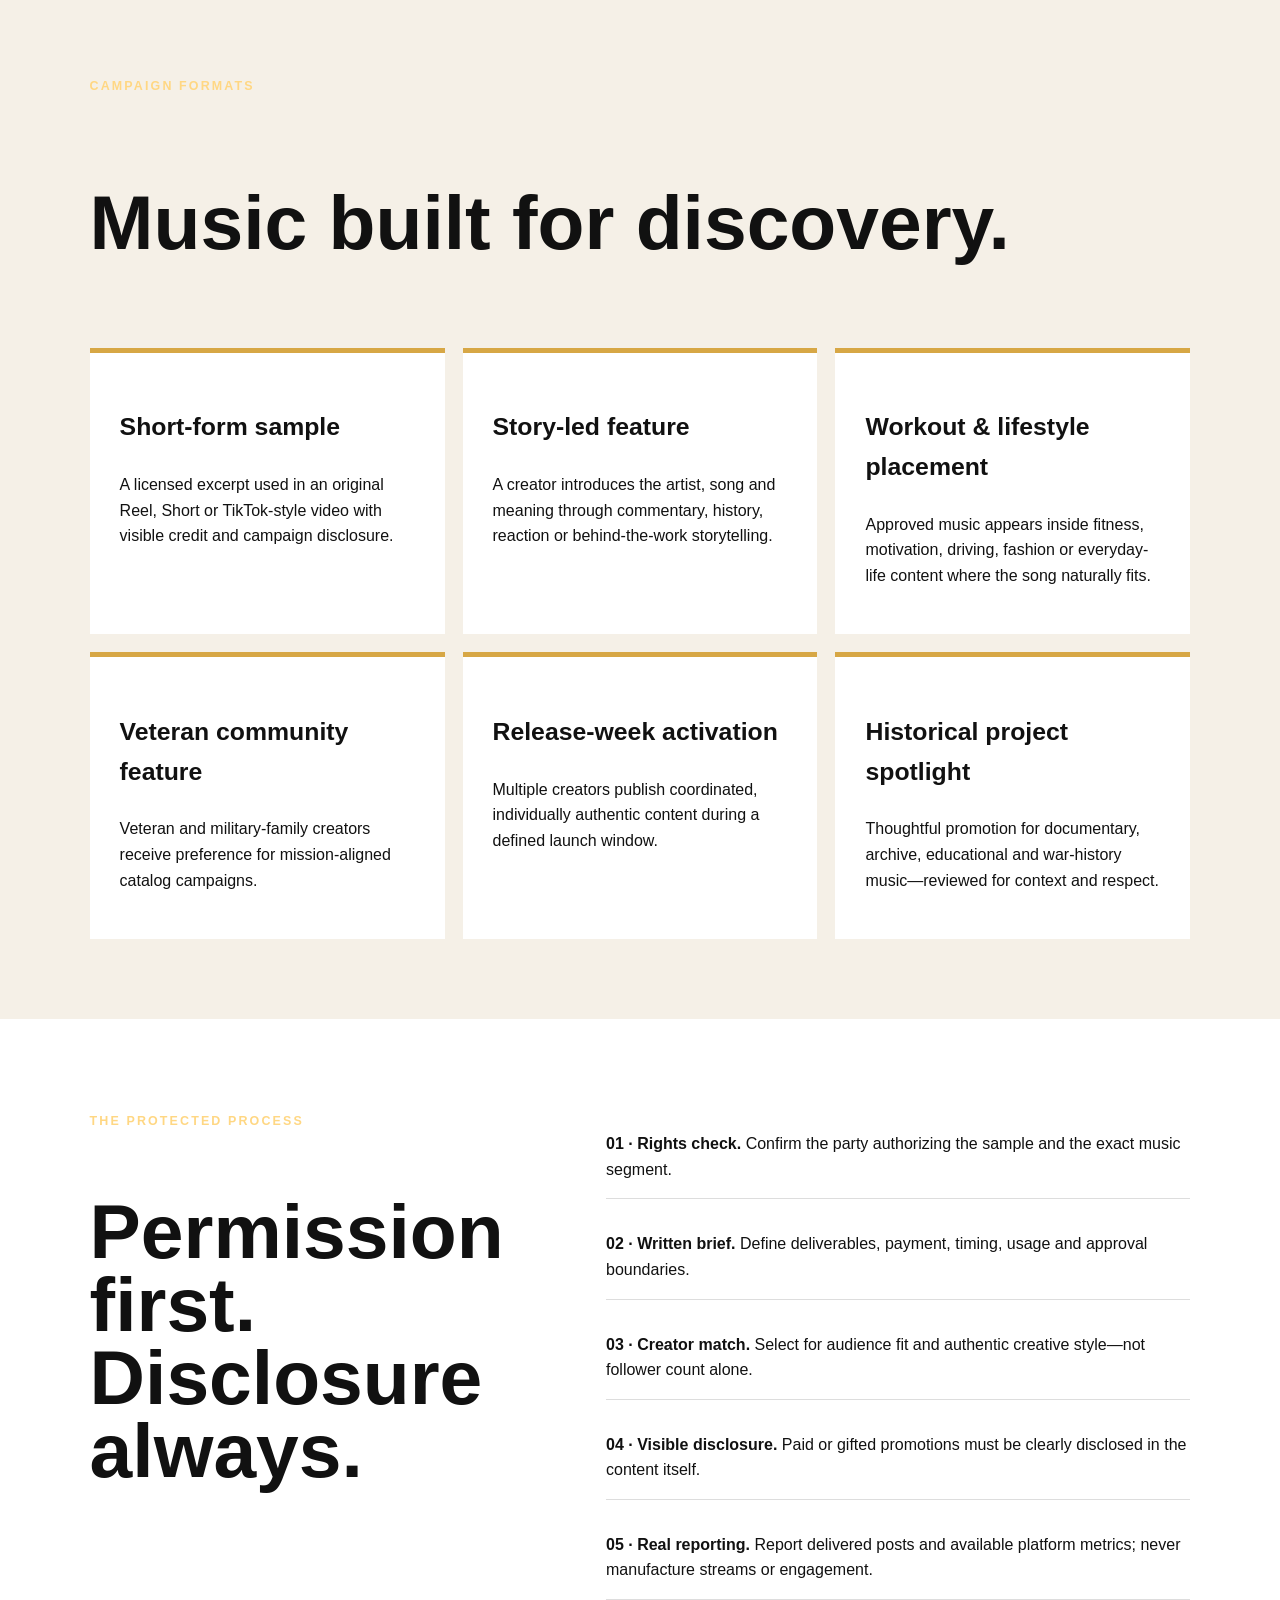
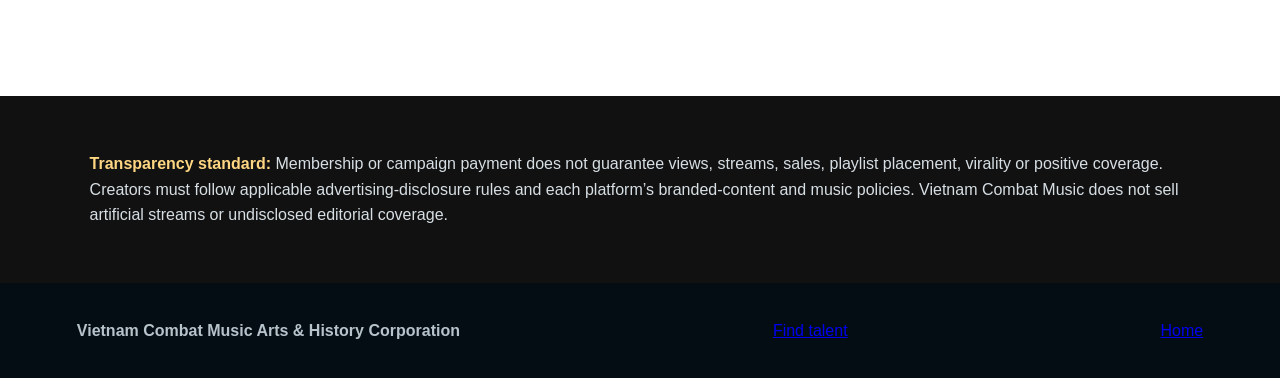
<file: influencer-campaigns.html>
<!doctype html><html lang="en"><head><meta charset="utf-8"><meta name="viewport" content="width=device-width,initial-scale=1"><title>Influencer Music Campaigns | Vietnam Combat Music</title><meta name="description" content="Connect music with vetted social creators through transparent, paid sampling and promotion campaigns."><link rel="icon" href="favicon.svg"><style>:root{--n:#071827;--r:#d22138;--g:#d7a745;--c:#f5f0e7}*{box-sizing:border-box}body{margin:0;background:var(--c);color:#111;font:16px/1.6 Arial,sans-serif}header{display:flex;justify-content:space-between;padding:20px 6vw;background:var(--n);color:white}.brand{color:white;text-decoration:none;font-weight:900}nav{display:flex;gap:18px}nav a{color:white;text-decoration:none;font-weight:700}.hero{padding:clamp(80px,11vw,155px) 7vw;background:linear-gradient(120deg,var(--r),#6c1020);color:white}.e{color:#ffd783;font-weight:900;letter-spacing:.17em;text-transform:uppercase;font-size:.78rem}.hero h1{font-size:clamp(3.5rem,9vw,9rem);line-height:.84;letter-spacing:-.07em;margin:18px 0}.hero p{font-size:1.3rem;max-width:850px}.split{display:grid;grid-template-columns:1fr 1fr}.side{padding:80px 7vw}.side.dark{background:var(--n);color:white}.side h2{font-size:clamp(2.6rem,5vw,5rem);line-height:.95}.side li{margin:13px 0}.button{display:inline-block;padding:16px 22px;background:var(--g);color:#111;text-decoration:none;font-weight:900;margin-top:18px}.campaigns{padding:80px 7vw}.campaigns h2{font-size:clamp(2.6rem,6vw,5.5rem)}.cards{display:grid;grid-template-columns:repeat(3,1fr);gap:18px}.card{background:white;padding:30px;border-top:5px solid var(--g)}.card h3{font-size:1.55rem}.process{padding:80px 7vw;background:white;display:grid;grid-template-columns:.8fr 1.2fr;gap:8vw}.process h2{font-size:clamp(2.7rem,6vw,5.5rem);line-height:.95}.rule{padding:16px 0;border-bottom:1px solid #ddd}.compliance{padding:55px 7vw;background:#111;color:#d7dfe4}.compliance strong{color:#ffd783}footer{padding:35px 6vw;background:#050d14;color:#b7c3ca;display:flex;justify-content:space-between;flex-wrap:wrap}@media(max-width:800px){.split,.cards,.process{grid-template-columns:1fr}nav{gap:8px;font-size:.84rem}}</style></head><body><header><a class="brand" href="index.html">VIETNAM COMBAT MUSIC</a><nav><a href="talent-network.html">Talent</a><a href="membership.html">Join</a><a href="streaming-economics.html">Economics</a></nav></header><main><section class="hero"><p class="e">Influencer promotion network</p><h1>Put the song<br>in motion.</h1><p>A transparent marketplace connecting independent music with vetted social creators for paid samples, short-form video, storytelling and audience discovery.</p></section><section class="split"><div class="side"><p class="e">For artists &amp; rights holders</p><h2>Purchase a defined campaign—not a vague promise.</h2><ul><li>Select a song and approve the usable sample.</li><li>Choose audience, platform, creator type and campaign window.</li><li>Set required posts, formats, links, credits and disclosure.</li><li>Receive campaign reporting for delivered content.</li></ul><a class="button" href="https://veteranvoicescollective.com">Request a campaign through VVC Square ↗</a></div><div class="side dark"><p class="e">For social creators</p><h2>Get paid to create honest music moments.</h2><ul><li>Build a verified creator profile.</li><li>List platforms, audience, niche and sample work.</li><li>Receive briefs that fit your voice and community.</li><li>Accept only campaigns you genuinely want to make.</li></ul><a class="button" href="membership.html">Apply to the influencer network →</a></div></section><section class="campaigns"><p class="e">Campaign formats</p><h2>Music built for discovery.</h2><div class="cards"><article class="card"><h3>Short-form sample</h3><p>A licensed excerpt used in an original Reel, Short or TikTok-style video with visible credit and campaign disclosure.</p></article><article class="card"><h3>Story-led feature</h3><p>A creator introduces the artist, song and meaning through commentary, history, reaction or behind-the-work storytelling.</p></article><article class="card"><h3>Workout &amp; lifestyle placement</h3><p>Approved music appears inside fitness, motivation, driving, fashion or everyday-life content where the song naturally fits.</p></article><article class="card"><h3>Veteran community feature</h3><p>Veteran and military-family creators receive preference for mission-aligned catalog campaigns.</p></article><article class="card"><h3>Release-week activation</h3><p>Multiple creators publish coordinated, individually authentic content during a defined launch window.</p></article><article class="card"><h3>Historical project spotlight</h3><p>Thoughtful promotion for documentary, archive, educational and war-history music—reviewed for context and respect.</p></article></div></section><section class="process"><div><p class="e">The protected process</p><h2>Permission first. Disclosure always.</h2></div><div><p class="rule"><b>01 · Rights check.</b> Confirm the party authorizing the sample and the exact music segment.</p><p class="rule"><b>02 · Written brief.</b> Define deliverables, payment, timing, usage and approval boundaries.</p><p class="rule"><b>03 · Creator match.</b> Select for audience fit and authentic creative style—not follower count alone.</p><p class="rule"><b>04 · Visible disclosure.</b> Paid or gifted promotions must be clearly disclosed in the content itself.</p><p class="rule"><b>05 · Real reporting.</b> Report delivered posts and available platform metrics; never manufacture streams or engagement.</p></div></section><section class="compliance"><strong>Transparency standard:</strong> Membership or campaign payment does not guarantee views, streams, sales, playlist placement, virality or positive coverage. Creators must follow applicable advertising-disclosure rules and each platform’s branded-content and music policies. Vietnam Combat Music does not sell artificial streams or undisclosed editorial coverage.</section></main><footer><strong>Vietnam Combat Music Arts &amp; History Corporation</strong><a href="talent-network.html">Find talent</a><a href="index.html">Home</a></footer></body></html>
</file>
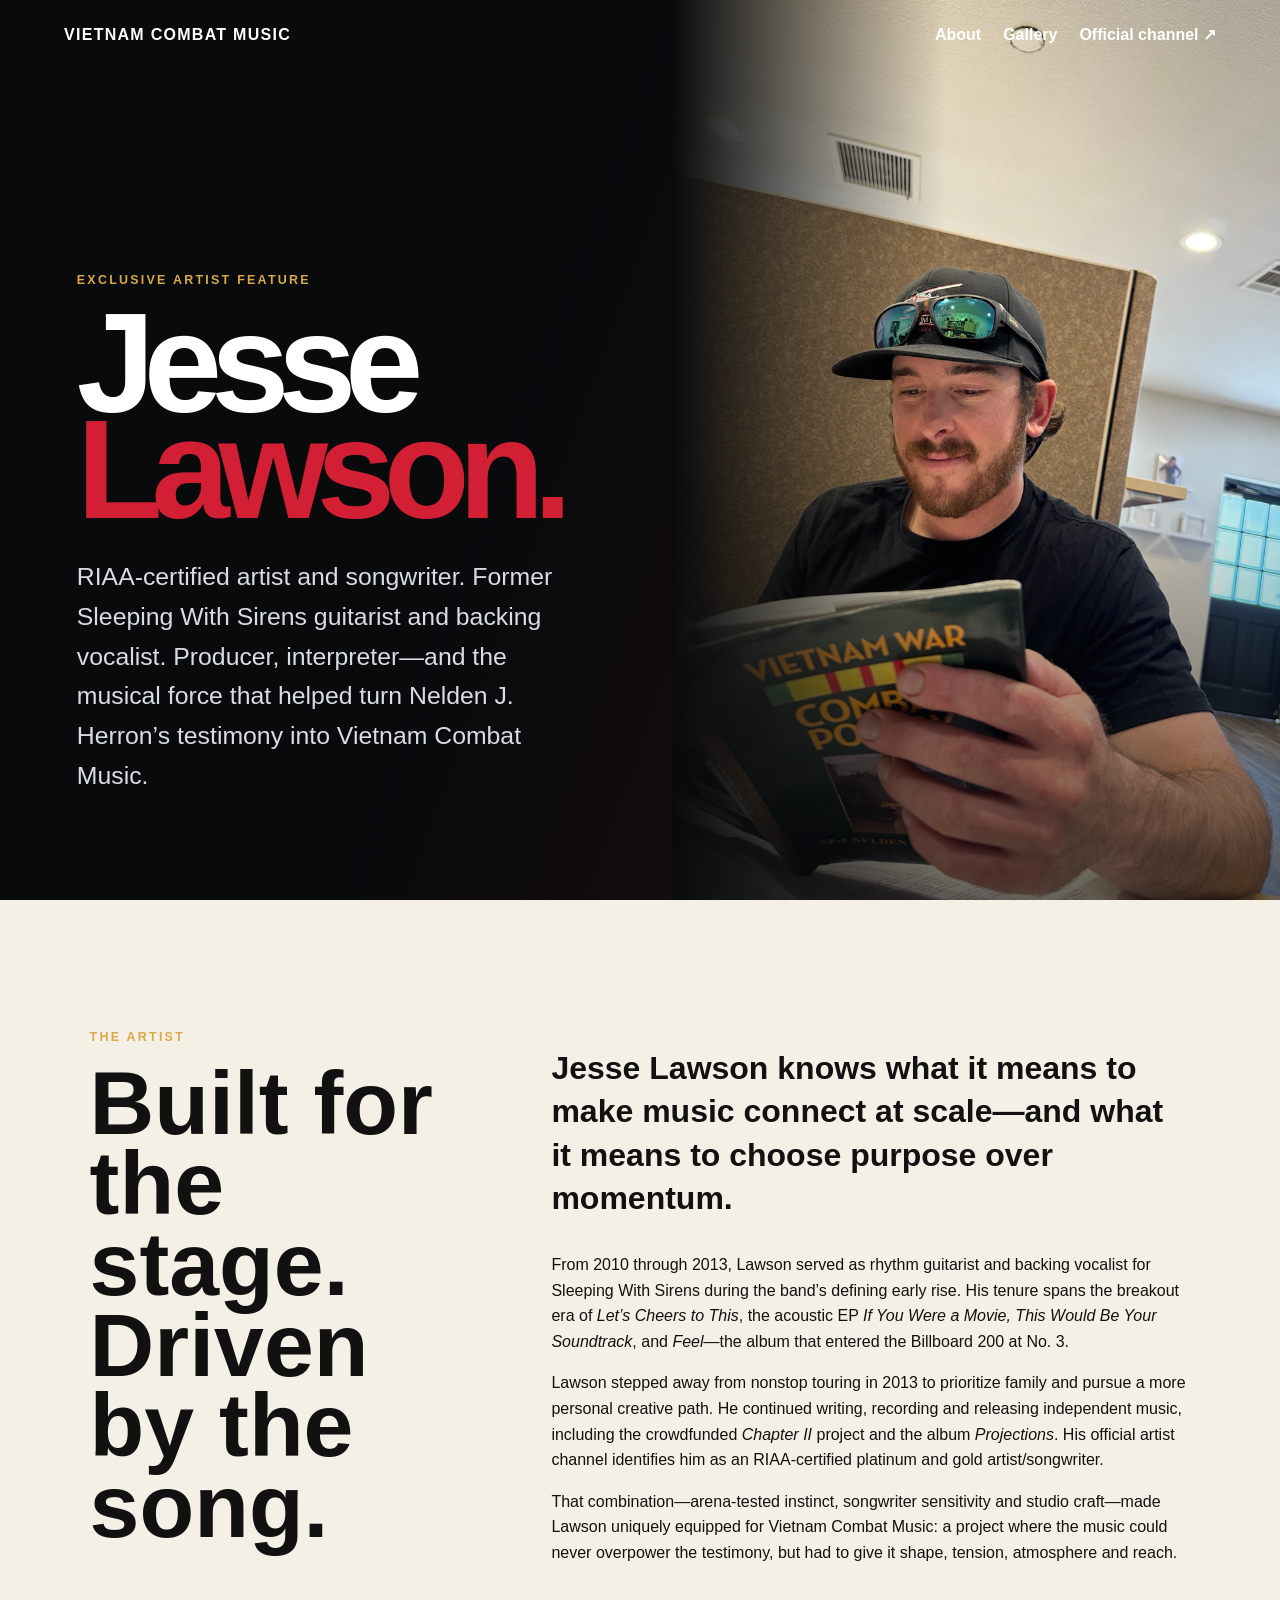
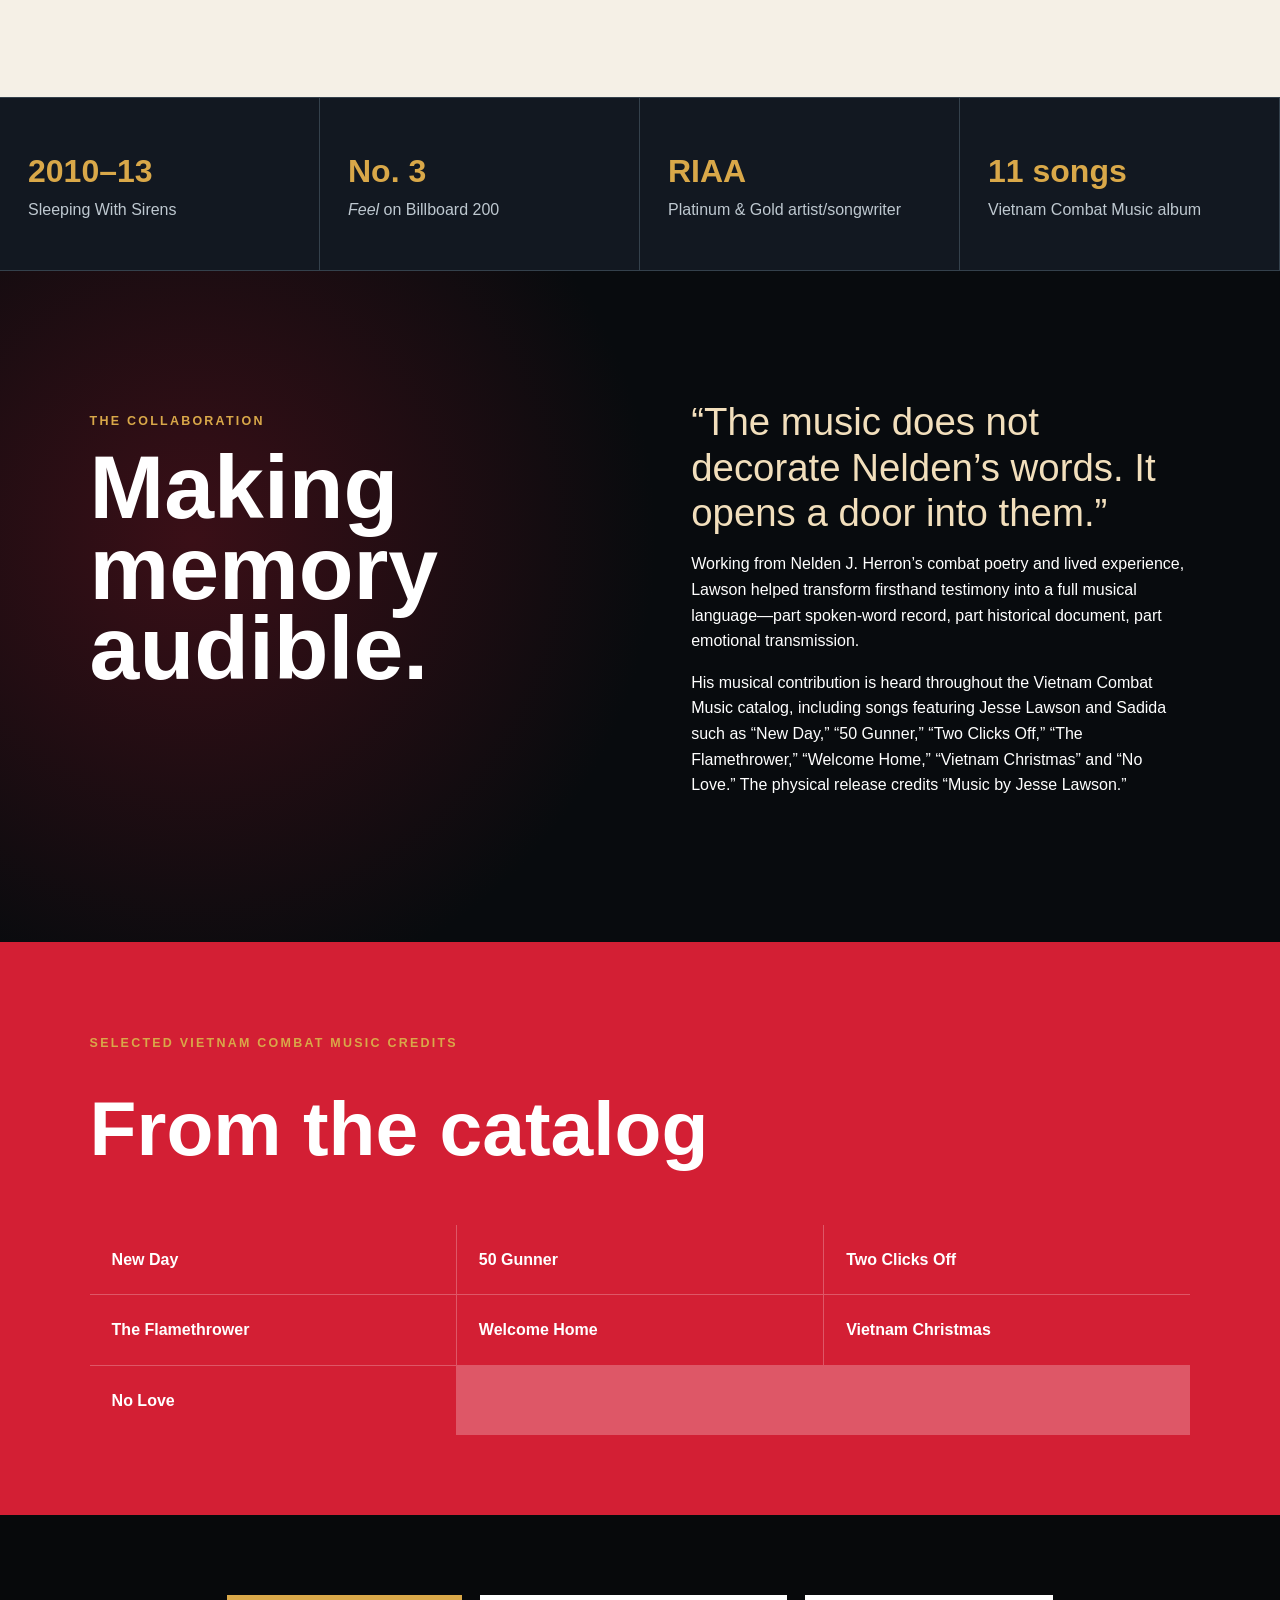
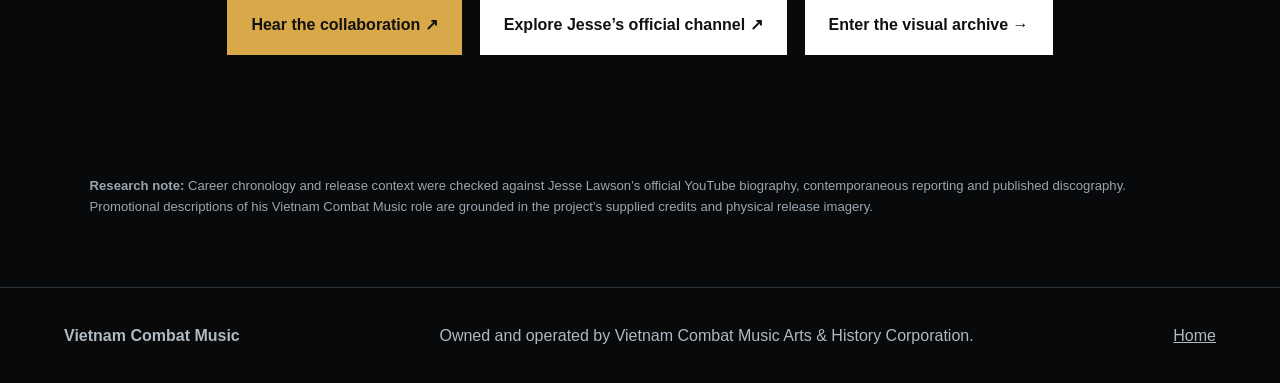
<file: jesse-lawson.html>
<!doctype html><html lang="en"><head><meta charset="utf-8"><meta name="viewport" content="width=device-width,initial-scale=1"><title>Jesse Lawson | Vietnam Combat Music</title><meta name="description" content="Jesse Lawson: RIAA-certified artist, songwriter, guitarist, producer and the musical architect behind Vietnam Combat Music."><link rel="icon" href="favicon.svg"><style>:root{--black:#07090b;--cream:#f5f0e6;--red:#d31f34;--gold:#d9a849}*{box-sizing:border-box}body{margin:0;background:var(--black);color:white;font:16px/1.6 Arial,sans-serif}a{color:inherit}header{position:absolute;z-index:5;width:100%;display:flex;justify-content:space-between;align-items:center;padding:22px 5vw}.brand{text-decoration:none;font-weight:900;letter-spacing:.08em}nav{display:flex;gap:22px}nav a{text-decoration:none;font-weight:700}.hero{min-height:100vh;display:grid;grid-template-columns:1.05fr .95fr;align-items:end;background:linear-gradient(110deg,#080a0c 40%,#251016);overflow:hidden}.copy{padding:150px 6vw 80px;position:relative;z-index:2}.eyebrow{color:var(--gold);font-weight:900;letter-spacing:.18em;text-transform:uppercase;font-size:.78rem}.hero h1{font-size:clamp(4.5rem,11vw,11rem);line-height:.75;letter-spacing:-.08em;margin:20px 0 35px}.hero h1 em{display:block;color:var(--red);font-style:normal}.lead{font-size:clamp(1.15rem,2vw,1.55rem);max-width:700px;color:#d8dde0}.hero figure{height:100vh;margin:0;position:relative}.hero img{width:100%;height:100%;object-fit:cover;object-position:center}.hero figure:after{content:"";position:absolute;inset:0;background:linear-gradient(90deg,#080a0c 0,transparent 45%),linear-gradient(0deg,#080a0ca0,transparent 50%)}.bio{background:var(--cream);color:#111;padding:clamp(65px,9vw,130px) 7vw;display:grid;grid-template-columns:.72fr 1.28fr;gap:8vw}.bio h2{font-size:clamp(2.8rem,7vw,7rem);line-height:.9;margin:15px 0}.bio .big{font-size:clamp(1.35rem,2.5vw,2rem);line-height:1.35;font-weight:700}.facts{display:grid;grid-template-columns:repeat(4,1fr);background:#121821;border-block:1px solid #34414c}.facts div{padding:48px 28px;border-right:1px solid #34414c}.facts b{display:block;font-size:2rem;color:var(--gold)}.facts span{color:#bec8d0}.vcm{padding:clamp(70px,10vw,140px) 7vw;display:grid;grid-template-columns:1fr 1fr;gap:8vw;background:radial-gradient(circle at 15% 40%,#3a0f17,transparent 40%),#080b0e}.vcm h2{font-size:clamp(3rem,7vw,7rem);line-height:.9;margin:15px 0}.vcm blockquote{font-size:clamp(1.5rem,3vw,2.8rem);line-height:1.18;margin:0;color:#f2dfbc}.credits{padding:80px 7vw;background:var(--red)}.credits h2{font-size:clamp(2.5rem,6vw,5rem);margin:0 0 35px}.trackgrid{display:grid;grid-template-columns:repeat(3,1fr);gap:1px;background:#ffffff40}.trackgrid div{background:var(--red);padding:22px;font-weight:800}.actions{padding:80px 7vw;display:flex;gap:18px;justify-content:center;flex-wrap:wrap}.btn{padding:17px 24px;background:var(--gold);color:#111;text-decoration:none;font-weight:900}.btn.alt{background:#fff}.sources{padding:40px 7vw 70px;color:#9aa6af;font-size:.82rem}.sources a{color:#c3ccd2}footer{padding:35px 5vw;border-top:1px solid #28333b;display:flex;justify-content:space-between;gap:20px;flex-wrap:wrap;color:#aeb9c1}@media(max-width:780px){.hero{grid-template-columns:1fr}.copy{padding-bottom:40px}.hero figure{height:58vh}.bio,.vcm{grid-template-columns:1fr}.facts{grid-template-columns:1fr 1fr}.trackgrid{grid-template-columns:1fr}nav{gap:10px;font-size:.88rem}}</style></head><body><header><a class="brand" href="index.html">VIETNAM COMBAT MUSIC</a><nav><a href="about.html">About</a><a href="gallery.html">Gallery</a><a href="https://www.youtube.com/c/jesselawsonofficial">Official channel ↗</a></nav></header><main><section class="hero"><div class="copy"><p class="eyebrow">Exclusive artist feature</p><h1>Jesse<em>Lawson.</em></h1><p class="lead">RIAA-certified artist and songwriter. Former Sleeping With Sirens guitarist and backing vocalist. Producer, interpreter—and the musical force that helped turn Nelden J. Herron’s testimony into Vietnam Combat Music.</p></div><figure><img src="gallery-jesse-reading.jpeg" alt="Jesse Lawson reading Nelden Herron's Vietnam War Combat Poetry"></figure></section><section class="bio"><div><p class="eyebrow">The artist</p><h2>Built for the stage.<br>Driven by the song.</h2></div><div><p class="big">Jesse Lawson knows what it means to make music connect at scale—and what it means to choose purpose over momentum.</p><p>From 2010 through 2013, Lawson served as rhythm guitarist and backing vocalist for Sleeping With Sirens during the band’s defining early rise. His tenure spans the breakout era of <em>Let’s Cheers to This</em>, the acoustic EP <em>If You Were a Movie, This Would Be Your Soundtrack</em>, and <em>Feel</em>—the album that entered the Billboard 200 at No. 3.</p><p>Lawson stepped away from nonstop touring in 2013 to prioritize family and pursue a more personal creative path. He continued writing, recording and releasing independent music, including the crowdfunded <em>Chapter II</em> project and the album <em>Projections</em>. His official artist channel identifies him as an RIAA-certified platinum and gold artist/songwriter.</p><p>That combination—arena-tested instinct, songwriter sensitivity and studio craft—made Lawson uniquely equipped for Vietnam Combat Music: a project where the music could never overpower the testimony, but had to give it shape, tension, atmosphere and reach.</p></div></section><section class="facts"><div><b>2010–13</b><span>Sleeping With Sirens</span></div><div><b>No. 3</b><span><em>Feel</em> on Billboard 200</span></div><div><b>RIAA</b><span>Platinum &amp; Gold artist/songwriter</span></div><div><b>11 songs</b><span>Vietnam Combat Music album</span></div></section><section class="vcm"><div><p class="eyebrow">The collaboration</p><h2>Making memory audible.</h2></div><div><blockquote>“The music does not decorate Nelden’s words. It opens a door into them.”</blockquote><p>Working from Nelden J. Herron’s combat poetry and lived experience, Lawson helped transform firsthand testimony into a full musical language—part spoken-word record, part historical document, part emotional transmission.</p><p>His musical contribution is heard throughout the Vietnam Combat Music catalog, including songs featuring Jesse Lawson and Sadida such as “New Day,” “50 Gunner,” “Two Clicks Off,” “The Flamethrower,” “Welcome Home,” “Vietnam Christmas” and “No Love.” The physical release credits “Music by Jesse Lawson.”</p></div></section><section class="credits"><p class="eyebrow">Selected Vietnam Combat Music credits</p><h2>From the catalog</h2><div class="trackgrid"><div>New Day</div><div>50 Gunner</div><div>Two Clicks Off</div><div>The Flamethrower</div><div>Welcome Home</div><div>Vietnam Christmas</div><div>No Love</div></div></section><section class="actions"><a class="btn" href="https://distrokid.com/hyperfollow/vietnamcombatmusic/vietnam-combat-music">Hear the collaboration ↗</a><a class="btn alt" href="https://www.youtube.com/c/jesselawsonofficial">Explore Jesse’s official channel ↗</a><a class="btn alt" href="gallery.html">Enter the visual archive →</a></section><section class="sources"><strong>Research note:</strong> Career chronology and release context were checked against Jesse Lawson’s official YouTube biography, contemporaneous reporting and published discography. Promotional descriptions of his Vietnam Combat Music role are grounded in the project’s supplied credits and physical release imagery.</section></main><footer><strong>Vietnam Combat Music</strong><span>Owned and operated by Vietnam Combat Music Arts &amp; History Corporation.</span><a href="index.html">Home</a></footer></body></html>
</file>
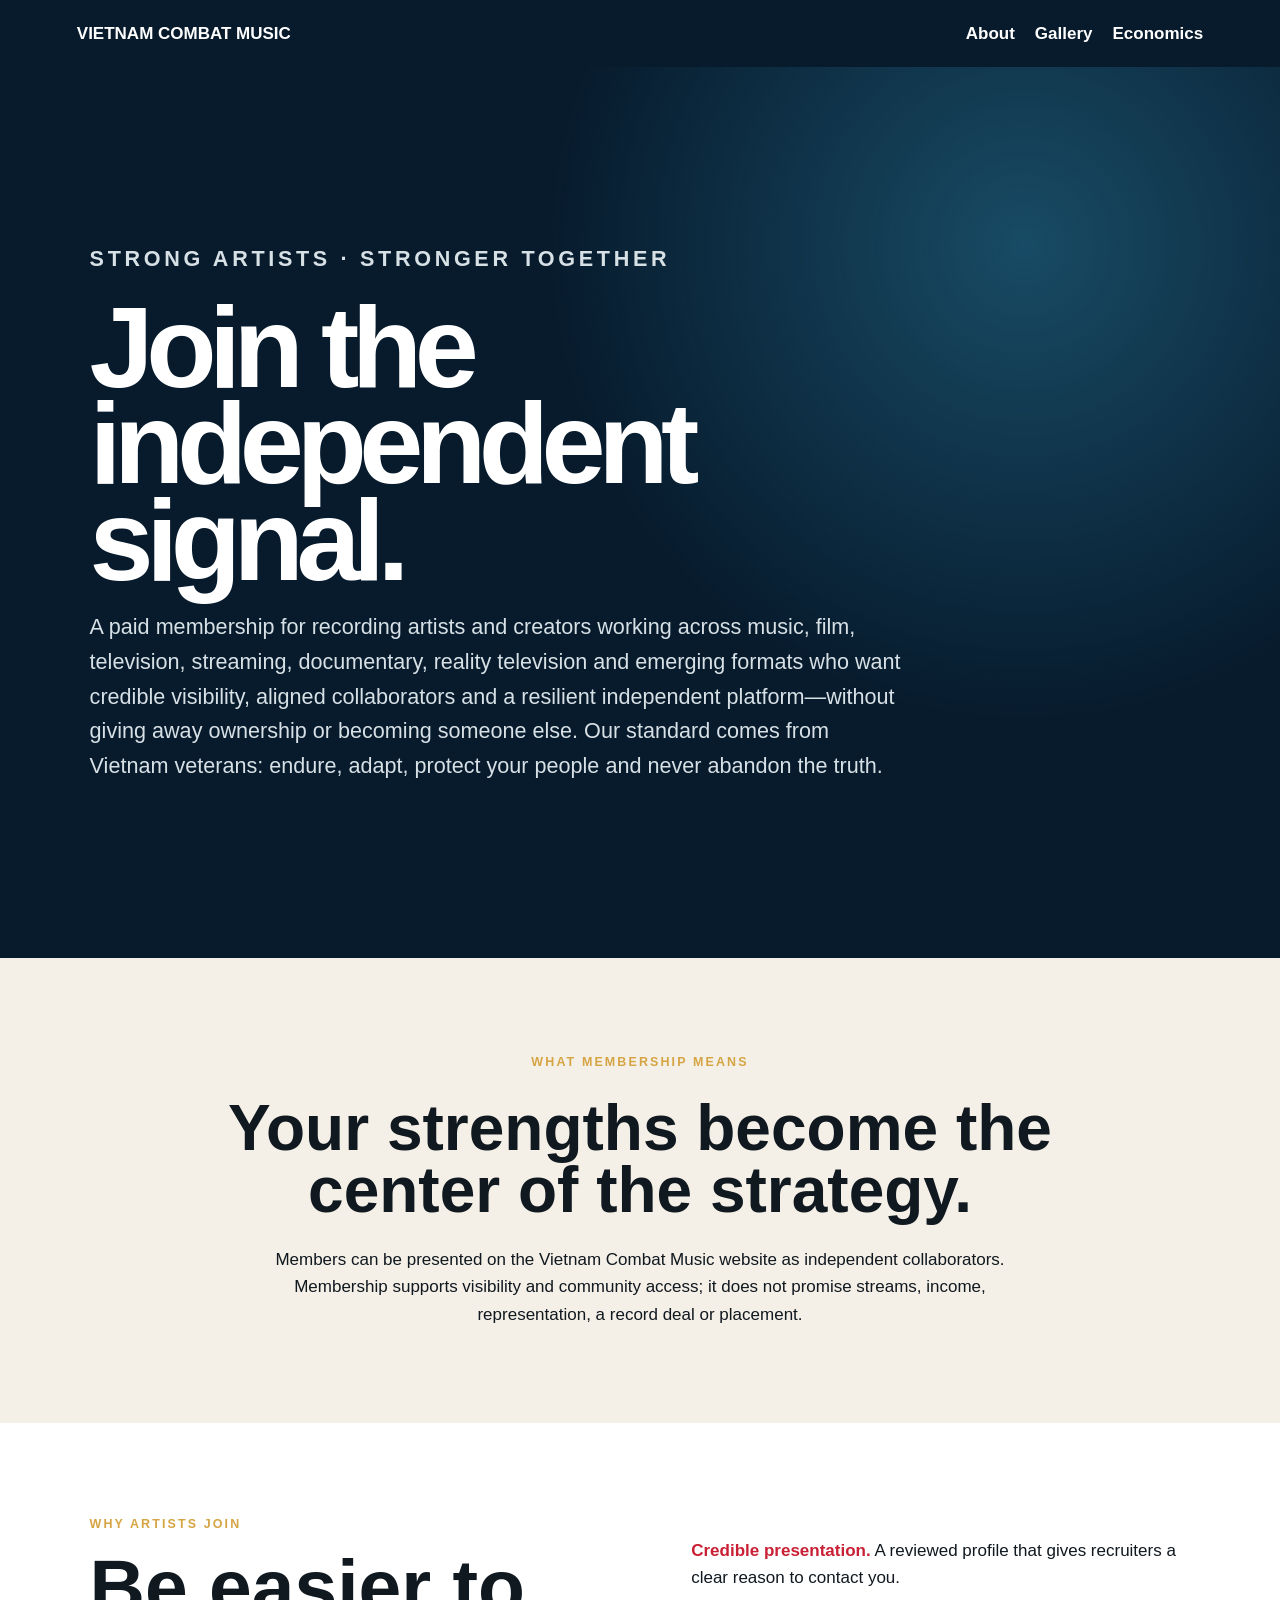
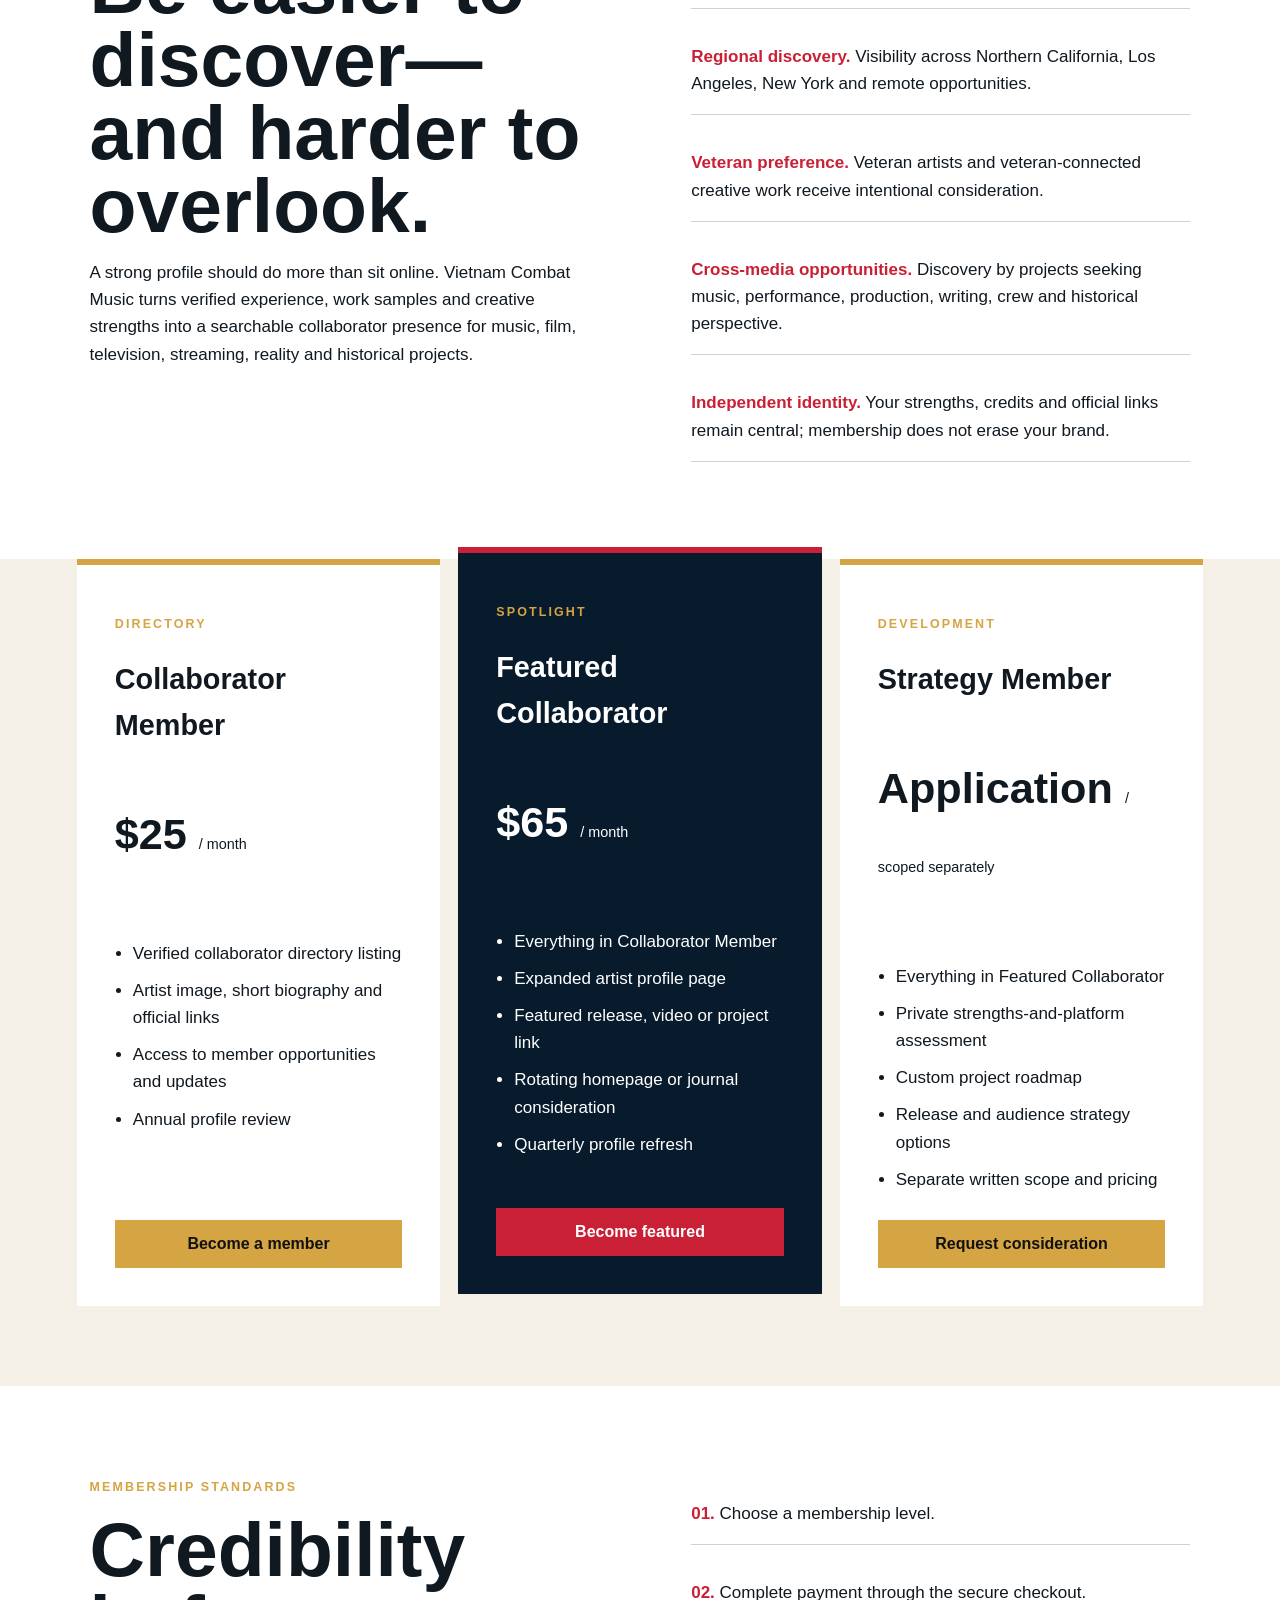
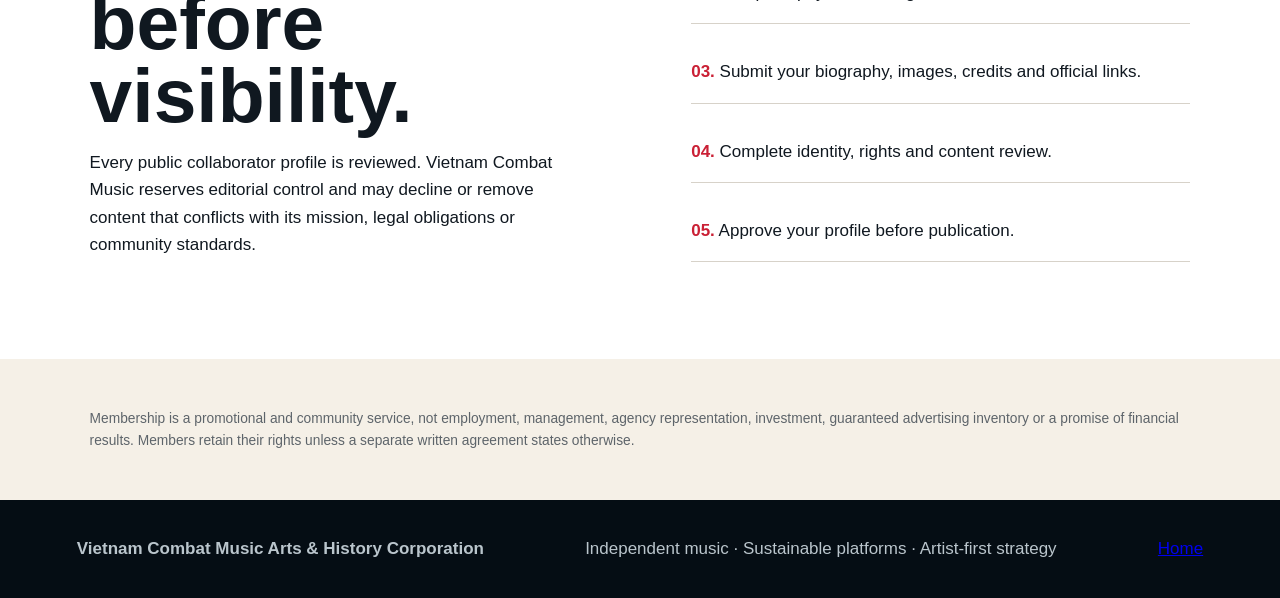
<file: membership.html>
<!doctype html>
<html lang="en">
<head>
<meta charset="utf-8">
<meta name="viewport" content="width=device-width,initial-scale=1">
<title>Artist Membership | Vietnam Combat Music</title>
<meta name="description" content="Join Vietnam Combat Music as an artist collaborator and build a stronger independent platform.">
<link rel="icon" href="favicon.svg">
<style>:root{--navy:#071b2d;--red:#ca2035;--gold:#d5a443;--cream:#f5f0e7}*{box-sizing:border-box}body{margin:0;background:var(--cream);color:#101820;font:17px/1.6 Arial,sans-serif}header{display:flex;justify-content:space-between;align-items:center;padding:20px 6vw;background:var(--navy);color:#fff}.brand{color:#fff;text-decoration:none;font-weight:900}nav{display:flex;gap:20px}nav a{color:white;text-decoration:none;font-weight:700}.hero{padding:clamp(80px,12vw,170px) 7vw;background:radial-gradient(circle at 80% 20%,#184b65,transparent 38%),var(--navy);color:#fff}.eyebrow{color:var(--gold);font-size:.78rem;font-weight:900;letter-spacing:.17em;text-transform:uppercase}.hero h1{font-size:clamp(3.5rem,9vw,8.5rem);line-height:.84;letter-spacing:-.065em;margin:18px 0}.hero p{max-width:820px;font-size:1.35rem;color:#d7e0e5}.promise{padding:70px 7vw;text-align:center}.promise h2{font-size:clamp(2.4rem,5vw,5rem);line-height:.96;margin:15px auto;max-width:950px}.promise p{max-width:780px;margin:25px auto}.tiers{display:grid;grid-template-columns:repeat(3,1fr);gap:18px;padding:0 6vw 80px}.tier{background:#fff;padding:38px;border-top:6px solid var(--gold);display:flex;flex-direction:column}.tier.featured{background:var(--navy);color:white;border-color:var(--red);transform:translateY(-12px)}.tier h3{font-size:1.8rem;margin:.3em 0}.price{font-size:2.7rem;font-weight:900}.price small{font-size:.9rem;font-weight:500}.tier ul{padding-left:18px;flex:1}.tier li{margin:10px 0}.button{display:block;text-align:center;background:var(--gold);color:#111;padding:15px;text-decoration:none;font-weight:900;border:0;cursor:pointer;width:100%;font-size:1rem}.featured .button{background:var(--red);color:white}.standards{padding:80px 7vw;background:#fff;display:grid;grid-template-columns:1fr 1fr;gap:8vw}.standards h2{font-size:clamp(2.5rem,6vw,5.5rem);line-height:.95;margin:15px 0}.steps{counter-reset:s}.steps p{padding:17px 0;border-bottom:1px solid #d7d2c9}.steps b{color:var(--red)}.fine{padding:35px 7vw;color:#5d646a;font-size:.86rem}.notice{display:none;position:fixed;inset:auto 20px 20px;background:#fff;border:2px solid var(--gold);padding:20px;max-width:460px;box-shadow:0 15px 50px #0004;z-index:20}.notice.show{display:block}footer{padding:35px 6vw;background:#050d14;color:#bac5cc;display:flex;justify-content:space-between;gap:20px;flex-wrap:wrap}@media(max-width:800px){.tiers,.standards{grid-template-columns:1fr}.tier.featured{transform:none}nav{gap:9px;font-size:.86rem}}</style>
</head>
<body>
<header>
<a class="brand" href="index.html">VIETNAM COMBAT MUSIC</a>
<nav>
<a href="about.html">About</a>
<a href="gallery.html">Gallery</a>
<a href="streaming-economics.html">Economics</a>
</nav>
</header>
<main>
<section class="hero">
<p class="eyebrow">Strong artists · Stronger together</p>
<h1>Join the<br>independent<br>signal.</h1>
<p>A paid membership for recording artists and creators working across music, film, television, streaming, documentary, reality television and emerging formats who want credible visibility, aligned collaborators and a resilient independent platform—without giving away ownership or becoming someone else. Our standard comes from Vietnam veterans: endure, adapt, protect your people and never abandon the truth.</p>
</section>
<section class="promise">
<p class="eyebrow">What membership means</p>
<h2>Your strengths become the center of the strategy.</h2>
<p>Members can be presented on the Vietnam Combat Music website as independent collaborators. Membership supports visibility and community access; it does not promise streams, income, representation, a record deal or placement.</p>
</section>
<section class="standards"><div><p class="eyebrow">Why artists join</p><h2>Be easier to discover—and harder to overlook.</h2><p>A strong profile should do more than sit online. Vietnam Combat Music turns verified experience, work samples and creative strengths into a searchable collaborator presence for music, film, television, streaming, reality and historical projects.</p></div><div class="steps"><p><b>Credible presentation.</b> A reviewed profile that gives recruiters a clear reason to contact you.</p><p><b>Regional discovery.</b> Visibility across Northern California, Los Angeles, New York and remote opportunities.</p><p><b>Veteran preference.</b> Veteran artists and veteran-connected creative work receive intentional consideration.</p><p><b>Cross-media opportunities.</b> Discovery by projects seeking music, performance, production, writing, crew and historical perspective.</p><p><b>Independent identity.</b> Your strengths, credits and official links remain central; membership does not erase your brand.</p></div></section>
<section class="tiers">
<article class="tier">
<p class="eyebrow">Directory</p>
<h3>Collaborator Member</h3>
<p class="price">$25 <small>/ month</small>
</p>
<ul>
<li>Verified collaborator directory listing</li>
<li>Artist image, short biography and official links</li>
<li>Access to member opportunities and updates</li>
<li>Annual profile review</li>
</ul>
<button class="button" onclick="checkout('Collaborator Member')">Become a member</button>
</article>
<article class="tier featured">
<p class="eyebrow">Spotlight</p>
<h3>Featured Collaborator</h3>
<p class="price">$65 <small>/ month</small>
</p>
<ul>
<li>Everything in Collaborator Member</li>
<li>Expanded artist profile page</li>
<li>Featured release, video or project link</li>
<li>Rotating homepage or journal consideration</li>
<li>Quarterly profile refresh</li>
</ul>
<button class="button" onclick="checkout('Featured Collaborator')">Become featured</button>
</article>
<article class="tier">
<p class="eyebrow">Development</p>
<h3>Strategy Member</h3>
<p class="price">Application <small>/ scoped separately</small>
</p>
<ul>
<li>Everything in Featured Collaborator</li>
<li>Private strengths-and-platform assessment</li>
<li>Custom project roadmap</li>
<li>Release and audience strategy options</li>
<li>Separate written scope and pricing</li>
</ul>
<button class="button" onclick="checkout('Strategy Member')">Request consideration</button>
</article>
</section>
<section class="standards">
<div>
<p class="eyebrow">Membership standards</p>
<h2>Credibility before visibility.</h2>
<p>Every public collaborator profile is reviewed. Vietnam Combat Music reserves editorial control and may decline or remove content that conflicts with its mission, legal obligations or community standards.</p>
</div>
<div class="steps">
<p>
<b>01.</b> Choose a membership level.</p>
<p>
<b>02.</b> Complete payment through the secure checkout.</p>
<p>
<b>03.</b> Submit your biography, images, credits and official links.</p>
<p>
<b>04.</b> Complete identity, rights and content review.</p>
<p>
<b>05.</b> Approve your profile before publication.</p>
</div>
</section>
<p class="fine">Membership is a promotional and community service, not employment, management, agency representation, investment, guaranteed advertising inventory or a promise of financial results. Members retain their rights unless a separate written agreement states otherwise.</p>
</main>
<div id="notice" class="notice">
<strong>Veteran Voices Collective Square checkout connection required</strong>
<p>The membership page is ready. Add the approved Veteran Voices Collective Square payment link before accepting payments.</p>
<button class="button" onclick="this.parentElement.classList.remove('show')">Close</button>
</div>
<footer>
<strong>Vietnam Combat Music Arts &amp; History Corporation</strong>
<span>Independent music · Sustainable platforms · Artist-first strategy</span>
<a href="index.html">Home</a>
</footer>
<script>const CHECKOUT_URLS={};function checkout(tier){const url=CHECKOUT_URLS[tier];if(url){location.href=url}else{document.getElementById('notice').classList.add('show')}}</script>
</body>
</html>
</file>
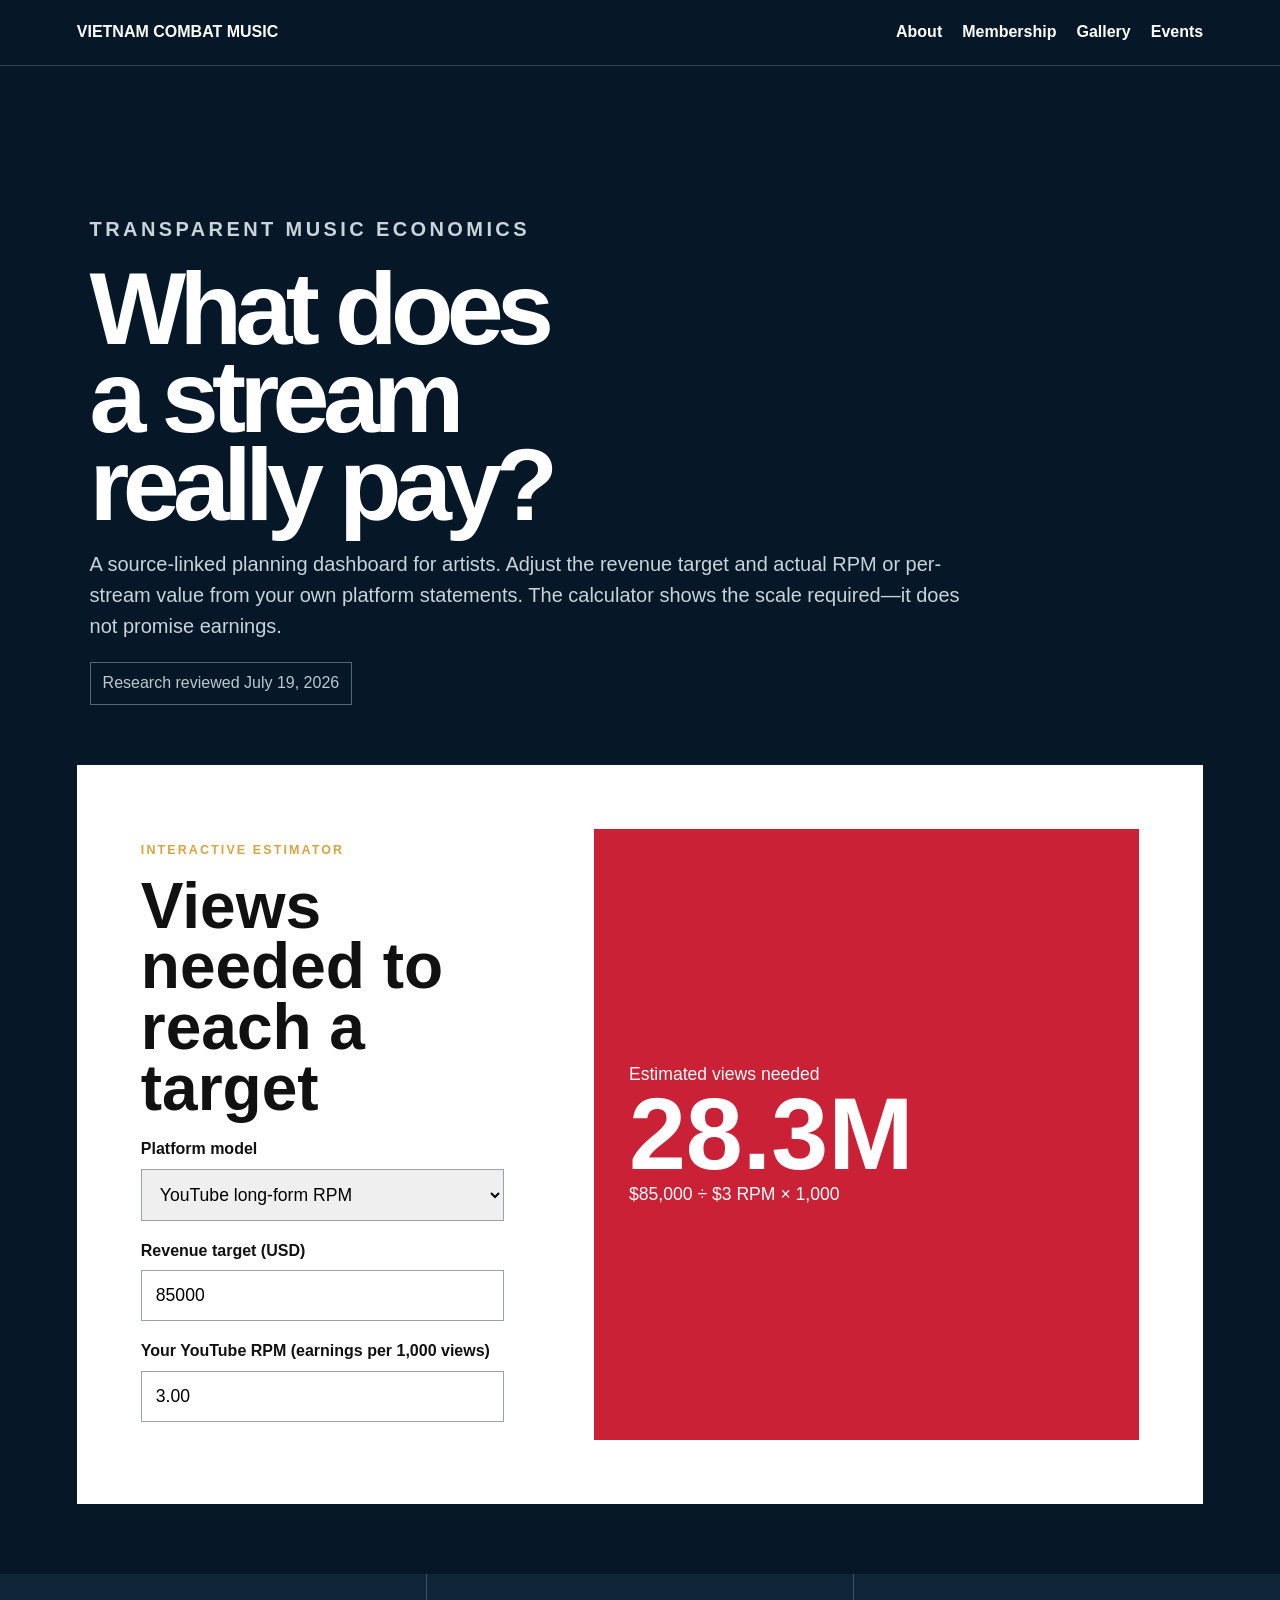
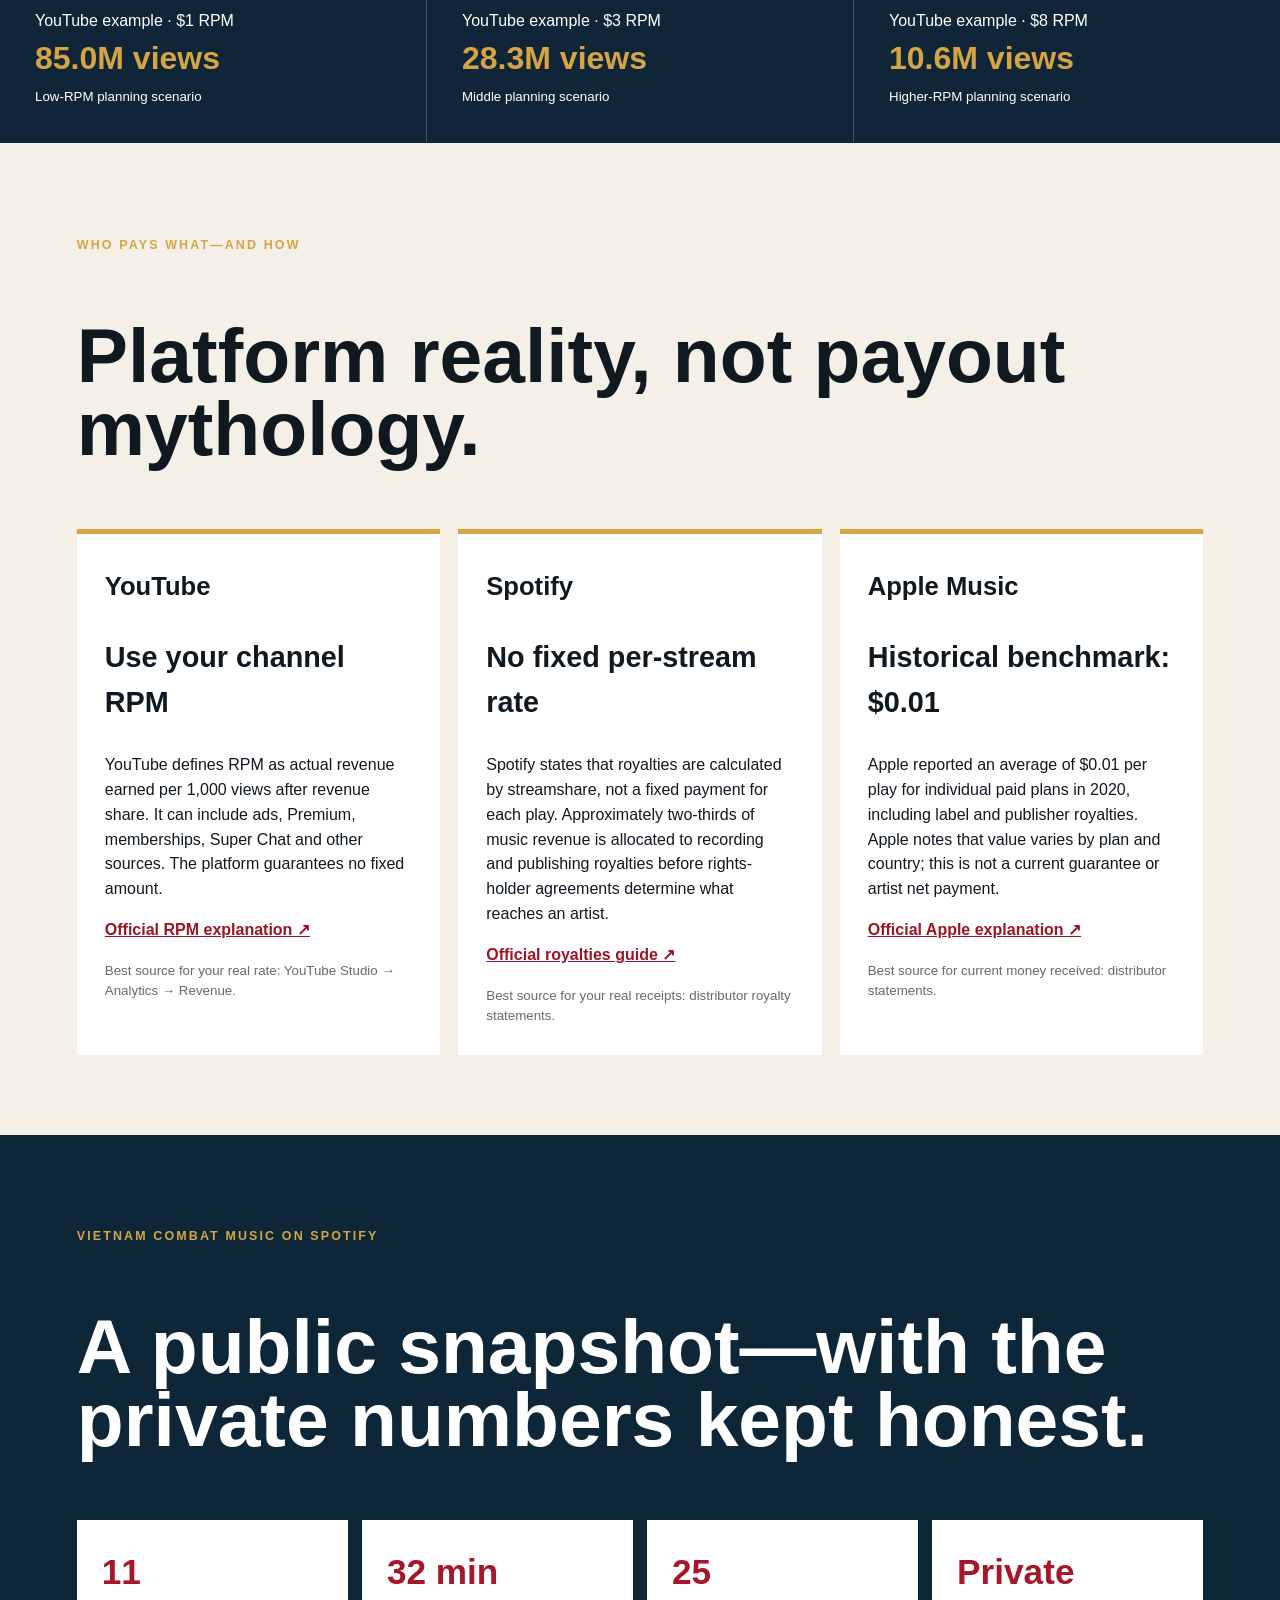
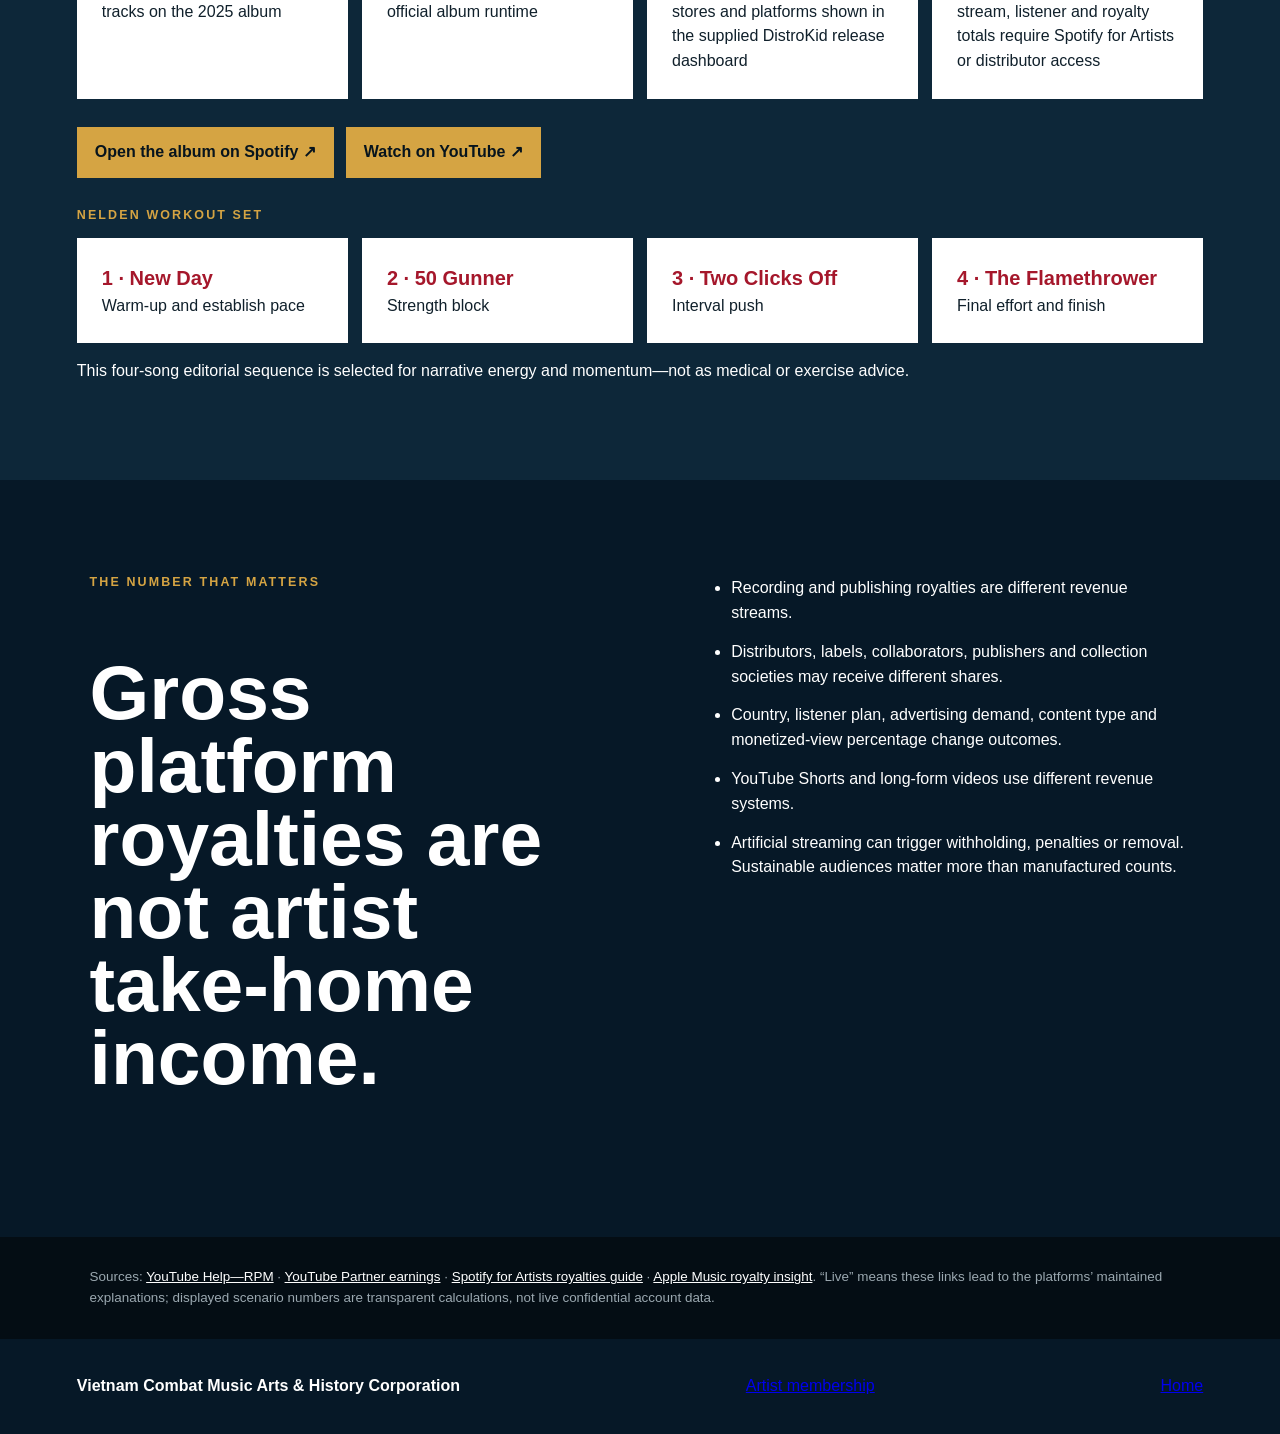
<file: streaming-economics.html>
<!doctype html>
<html lang="en">
<head>
<meta charset="utf-8">
<meta name="viewport" content="width=device-width,initial-scale=1">
<title>Streaming Economics | Vietnam Combat Music</title>
<meta name="description" content="An interactive, source-linked streaming and social-media revenue estimator for independent artists.">
<link rel="icon" href="favicon.svg">
<style>:root{--navy:#061827;--gold:#d5a443;--red:#cb2136;--cream:#f4f0e8;--green:#18b785}*{box-sizing:border-box}body{margin:0;background:var(--navy);color:white;font:16px/1.55 Arial,sans-serif}header{display:flex;justify-content:space-between;align-items:center;padding:20px 6vw;border-bottom:1px solid #314555}.brand{color:white;text-decoration:none;font-weight:900}nav{display:flex;gap:20px;flex-wrap:wrap}nav a{color:white;text-decoration:none;font-weight:700}.hero{padding:clamp(70px,10vw,140px) 7vw 60px}.eyebrow{color:var(--gold);font-weight:900;letter-spacing:.17em;text-transform:uppercase;font-size:.78rem}.hero h1{font-size:clamp(3.2rem,8vw,8rem);line-height:.86;letter-spacing:-.065em;margin:18px 0}.hero p{max-width:900px;color:#c8d3da;font-size:1.25rem}.calc{margin:0 6vw 70px;background:white;color:#111;padding:clamp(28px,5vw,65px);display:grid;grid-template-columns:.8fr 1.2fr;gap:7vw}.calc h2{font-size:clamp(2.3rem,5vw,5rem);line-height:.95;margin:15px 0}.field{margin:18px 0}.field label{display:block;font-weight:800;margin-bottom:7px}.field input,.field select{width:100%;font-size:1.1rem;padding:14px;border:1px solid #9aa3a9}.result{background:var(--red);color:white;padding:35px;display:grid;align-content:center}.result strong{font-size:clamp(3rem,8vw,7rem);line-height:.9}.result span{font-size:1.1rem}.scenarios{display:grid;grid-template-columns:repeat(3,1fr);gap:1px;background:#425260}.scenarios div{background:#102638;padding:35px}.scenarios b{font-size:2rem;color:var(--gold);display:block}.dashboard{padding:80px 6vw;background:var(--cream);color:#101820}.dashboard h2,.spotlight h2{font-size:clamp(2.5rem,6vw,6rem);line-height:.95}.platforms{display:grid;grid-template-columns:repeat(3,1fr);gap:18px}.card{background:white;padding:28px;border-top:5px solid var(--gold)}.card h3{font-size:1.6rem;margin:.2em 0}.card .rate{font-size:1.8rem;font-weight:900}.card a{font-weight:900;color:#9a1627}.card small{display:block;color:#626b71;margin-top:18px}.spotlight{padding:80px 6vw;background:#0d2739}.snapshot,.workout{display:grid;grid-template-columns:repeat(4,1fr);gap:14px}.stat,.track{padding:25px;background:#fff;color:#10202b}.stat b{display:block;font-size:2.2rem;color:#a5172b}.track b{display:block;color:#a5172b;font-size:1.25rem}.actions{display:flex;gap:12px;flex-wrap:wrap;margin:28px 0}.actions a{background:var(--gold);color:#07141d;padding:13px 18px;text-decoration:none;font-weight:900}.truth{padding:80px 7vw;display:grid;grid-template-columns:1fr 1fr;gap:8vw}.truth h2{font-size:clamp(2.5rem,6vw,5rem);line-height:.95}.truth li{margin:14px 0}.updated{display:inline-block;padding:8px 12px;border:1px solid #526674;color:#bdc8ce}.source-note{padding:30px 7vw;background:#040d14;color:#9ba8b0;font-size:.84rem}.source-note a{color:white}footer{padding:35px 6vw;display:flex;justify-content:space-between;gap:20px;flex-wrap:wrap}@media(max-width:800px){.calc,.truth{grid-template-columns:1fr}.scenarios,.platforms,.snapshot,.workout{grid-template-columns:1fr}nav{gap:8px;font-size:.85rem}}</style>
</head>
<body>
<header>
<a class="brand" href="index.html">VIETNAM COMBAT MUSIC</a>
<nav>
<a href="about.html">About</a>
<a href="membership.html">Membership</a>
<a href="gallery.html">Gallery</a>
<a href="events.html">Events</a>
</nav>
</header>
<main>
<section class="hero">
<p class="eyebrow">Transparent music economics</p>
<h1>What does<br>a stream<br>really pay?</h1>
<p>A source-linked planning dashboard for artists. Adjust the revenue target and actual RPM or per-stream value from your own platform statements. The calculator shows the scale required—it does not promise earnings.</p>
<span class="updated">Research reviewed July 19, 2026</span>
</section>
<section class="calc">
<div>
<p class="eyebrow">Interactive estimator</p>
<h2>Views needed to reach a target</h2>
<div class="field">
<label for="platform">Platform model</label>
<select id="platform" onchange="preset()">
<option value="rpm">YouTube long-form RPM</option>
<option value="stream">Music-service per-stream estimate</option>
</select>
</div>
<div class="field">
<label for="target">Revenue target (USD)</label>
<input id="target" type="number" min="1" value="85000" oninput="calculate()">
</div>
<div class="field">
<label id="rateLabel" for="rate">Your YouTube RPM (earnings per 1,000 views)</label>
<input id="rate" type="number" min="0.0001" step="0.0001" value="3.00" oninput="calculate()">
</div>
</div>
<div class="result">
<span id="answerLabel">Estimated views needed</span>
<strong id="answer">28.3M</strong>
<span id="formula">$85,000 ÷ $3 RPM × 1,000</span>
</div>
</section>
<section class="scenarios">
<div>
<span>YouTube example · $1 RPM</span>
<b>85.0M views</b>
<small>Low-RPM planning scenario</small>
</div>
<div>
<span>YouTube example · $3 RPM</span>
<b>28.3M views</b>
<small>Middle planning scenario</small>
</div>
<div>
<span>YouTube example · $8 RPM</span>
<b>10.6M views</b>
<small>Higher-RPM planning scenario</small>
</div>
</section>
<section class="dashboard">
<p class="eyebrow">Who pays what—and how</p>
<h2>Platform reality, not payout mythology.</h2>
<div class="platforms">
<article class="card">
<h3>YouTube</h3>
<p class="rate">Use your channel RPM</p>
<p>YouTube defines RPM as actual revenue earned per 1,000 views after revenue share. It can include ads, Premium, memberships, Super Chat and other sources. The platform guarantees no fixed amount.</p>
<a href="https://support.google.com/youtube/answer/9314357">Official RPM explanation ↗</a>
<small>Best source for your real rate: YouTube Studio → Analytics → Revenue.</small>
</article>
<article class="card">
<h3>Spotify</h3>
<p class="rate">No fixed per-stream rate</p>
<p>Spotify states that royalties are calculated by streamshare, not a fixed payment for each play. Approximately two-thirds of music revenue is allocated to recording and publishing royalties before rights-holder agreements determine what reaches an artist.</p>
<a href="https://artists.spotify.com/royalties-guide">Official royalties guide ↗</a>
<small>Best source for your real receipts: distributor royalty statements.</small>
</article>
<article class="card">
<h3>Apple Music</h3>
<p class="rate">Historical benchmark: $0.01</p>
<p>Apple reported an average of $0.01 per play for individual paid plans in 2020, including label and publisher royalties. Apple notes that value varies by plan and country; this is not a current guarantee or artist net payment.</p>
<a href="https://artists.apple.com/support/1124-apple-music-insights-royalty-rate">Official Apple explanation ↗</a>
<small>Best source for current money received: distributor statements.</small>
</article>
</div>
</section>
<section class="spotlight">
<p class="eyebrow">Vietnam Combat Music on Spotify</p>
<h2>A public snapshot—with the private numbers kept honest.</h2>
<div class="snapshot">
<div class="stat"><b>11</b>tracks on the 2025 album</div>
<div class="stat"><b>32 min</b>official album runtime</div>
<div class="stat"><b>25</b>stores and platforms shown in the supplied DistroKid release dashboard</div>
<div class="stat"><b>Private</b>stream, listener and royalty totals require Spotify for Artists or distributor access</div>
</div>
<div class="actions"><a href="https://open.spotify.com/album/73Euy6fLqakpdciMJuquxc" target="_blank" rel="noreferrer">Open the album on Spotify ↗</a><a href="https://www.youtube.com/@VietnamCombatMusic" target="_blank" rel="noreferrer">Watch on YouTube ↗</a></div>
<p class="eyebrow">Nelden workout set</p>
<div class="workout">
<div class="track"><b>1 · New Day</b>Warm-up and establish pace</div>
<div class="track"><b>2 · 50 Gunner</b>Strength block</div>
<div class="track"><b>3 · Two Clicks Off</b>Interval push</div>
<div class="track"><b>4 · The Flamethrower</b>Final effort and finish</div>
</div>
<p>This four-song editorial sequence is selected for narrative energy and momentum—not as medical or exercise advice.</p>
</section>
<section class="truth">
<div>
<p class="eyebrow">The number that matters</p>
<h2>Gross platform royalties are not artist take-home income.</h2>
</div>
<div>
<ul>
<li>Recording and publishing royalties are different revenue streams.</li>
<li>Distributors, labels, collaborators, publishers and collection societies may receive different shares.</li>
<li>Country, listener plan, advertising demand, content type and monetized-view percentage change outcomes.</li>
<li>YouTube Shorts and long-form videos use different revenue systems.</li>
<li>Artificial streaming can trigger withholding, penalties or removal. Sustainable audiences matter more than manufactured counts.</li>
</ul>
</div>
</section>
<section class="source-note">Sources: <a href="https://support.google.com/youtube/answer/9314357">YouTube Help—RPM</a> · <a href="https://support.google.com/youtube/answer/72902">YouTube Partner earnings</a> · <a href="https://artists.spotify.com/royalties-guide">Spotify for Artists royalties guide</a> · <a href="https://artists.apple.com/support/1124-apple-music-insights-royalty-rate">Apple Music royalty insight</a>. “Live” means these links lead to the platforms’ maintained explanations; displayed scenario numbers are transparent calculations, not live confidential account data.</section>
</main>
<footer>
<strong>Vietnam Combat Music Arts &amp; History Corporation</strong>
<a href="membership.html">Artist membership</a>
<a href="index.html">Home</a>
</footer>
<script>const n=new Intl.NumberFormat('en-US',{maximumFractionDigits:1});function compact(v){if(v>=1e9)return n.format(v/1e9)+'B';if(v>=1e6)return n.format(v/1e6)+'M';if(v>=1e3)return n.format(v/1e3)+'K';return n.format(v)}function preset(){const p=document.getElementById('platform').value,r=document.getElementById('rate'),l=document.getElementById('rateLabel');if(p==='rpm'){r.value='3.00';l.textContent='Your YouTube RPM (earnings per 1,000 views)'}else{r.value='0.0035';l.textContent='Planning estimate per music stream (USD)'}calculate()}function calculate(){const p=document.getElementById('platform').value,t=Math.max(0,Number(document.getElementById('target').value)),r=Math.max(.000001,Number(document.getElementById('rate').value));const count=p==='rpm'?t/r*1000:t/r;document.getElementById('answer').textContent=compact(count);document.getElementById('answerLabel').textContent=p==='rpm'?'Estimated views needed':'Estimated streams needed';document.getElementById('formula').textContent=p==='rpm'?`$${n.format(t)} ÷ $${r} RPM × 1,000`:`$${n.format(t)} ÷ $${r} per stream`}calculate()</script>
</body>
</html>
</file>
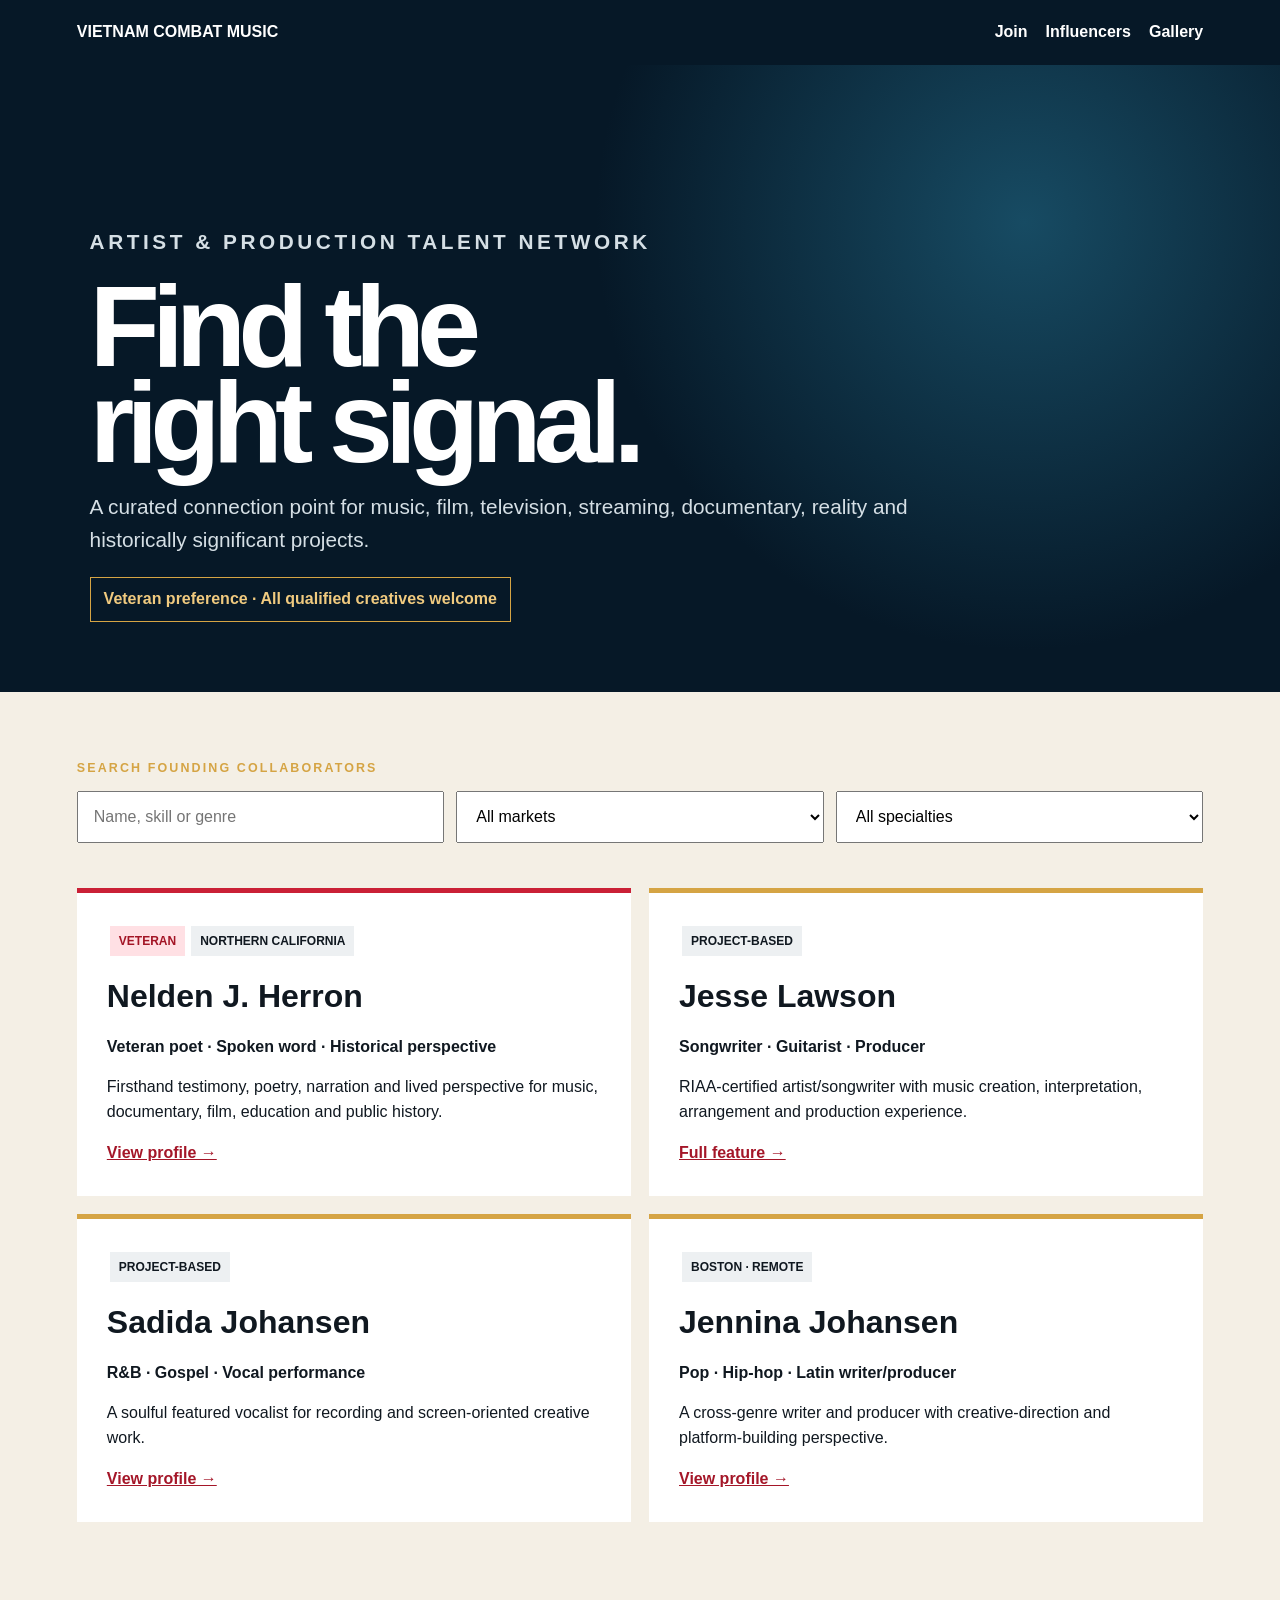
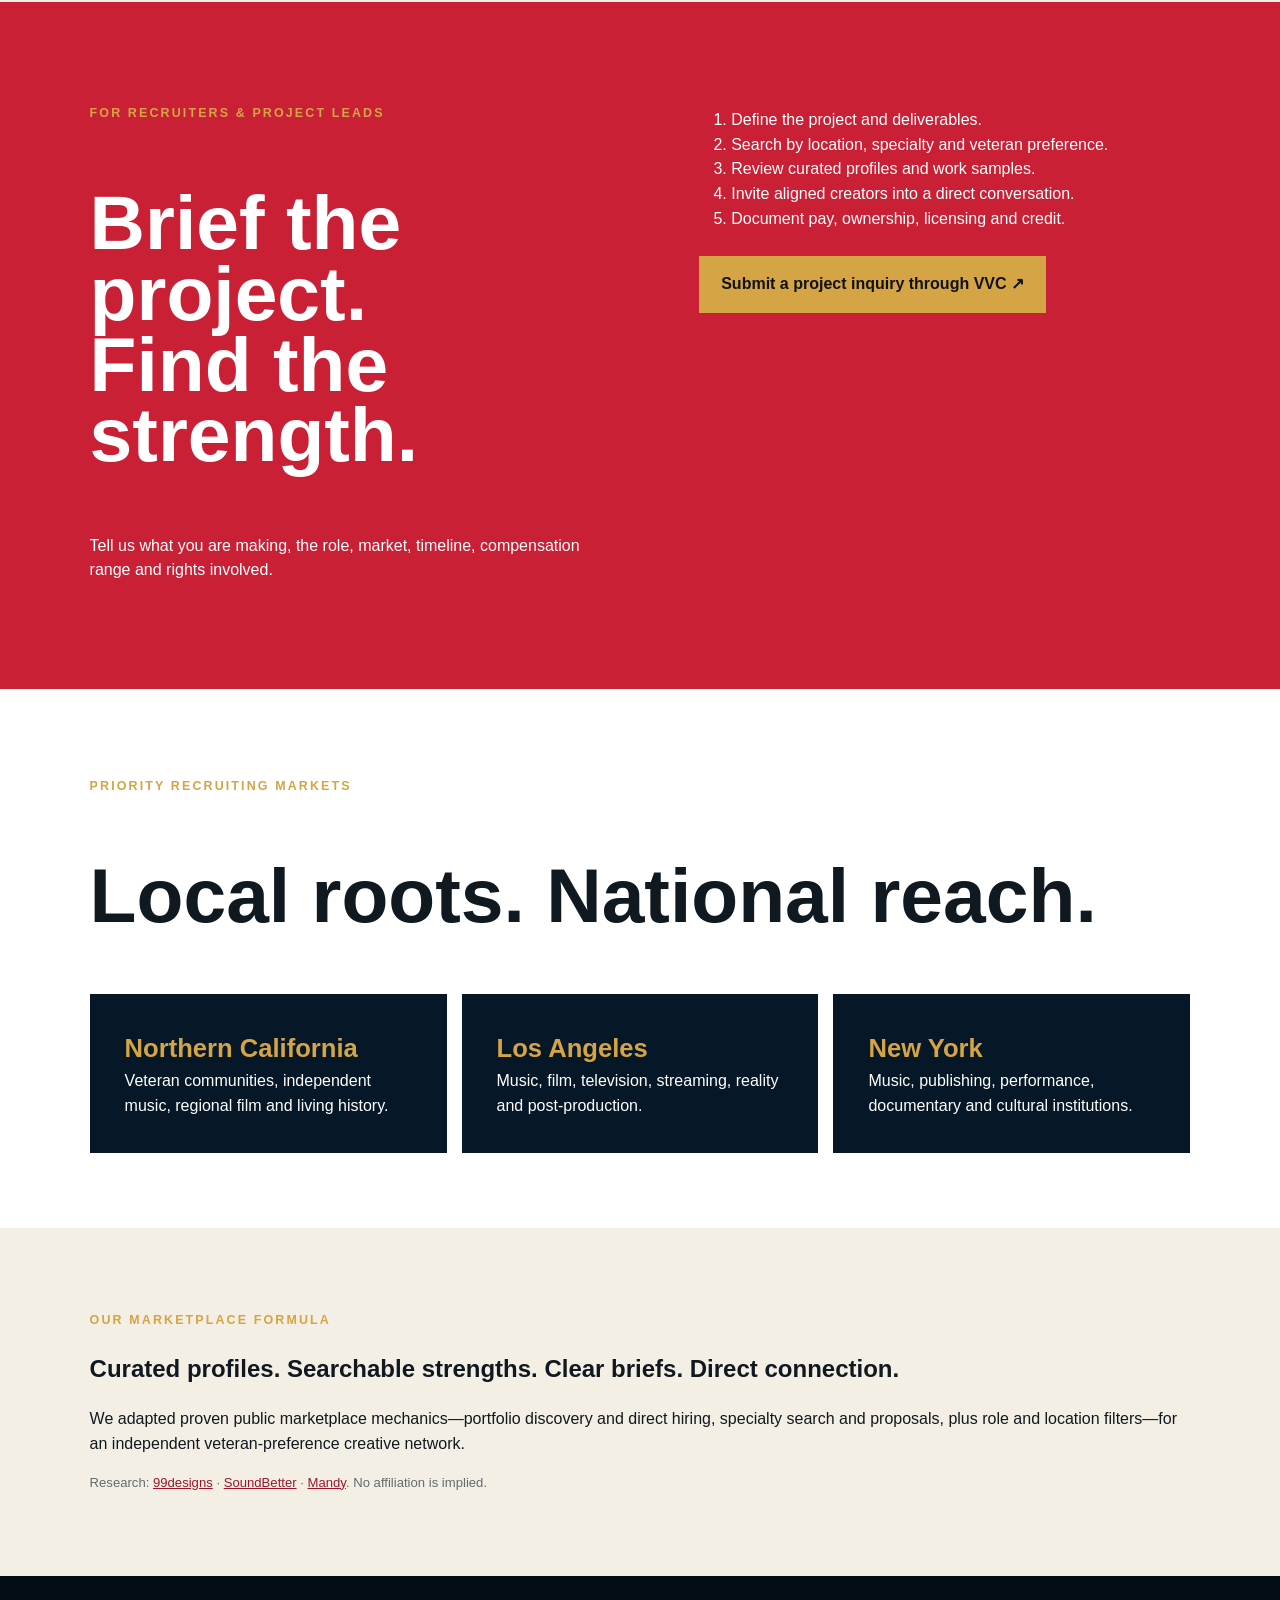
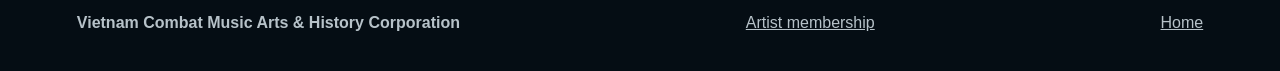
<file: talent-network.html>
<!doctype html><html lang="en"><head><meta charset="utf-8"><meta name="viewport" content="width=device-width,initial-scale=1"><title>Find Talent | Vietnam Combat Music</title><meta name="description" content="Discover artist and production talent across Northern California, Los Angeles, New York and remote markets—with veteran preference."><link rel="icon" href="favicon.svg"><style>:root{--n:#061827;--r:#ca2036;--g:#d5a444;--c:#f4efe5}*{box-sizing:border-box}body{margin:0;background:var(--c);color:#101820;font:16px/1.55 Arial,sans-serif}header{display:flex;justify-content:space-between;padding:20px 6vw;background:var(--n);color:#fff}a{color:inherit}.brand{text-decoration:none;font-weight:900}nav{display:flex;gap:18px}nav a{text-decoration:none;font-weight:700}.hero{padding:clamp(75px,11vw,155px) 7vw 70px;background:radial-gradient(circle at 80% 25%,#174b63,transparent 38%),var(--n);color:#fff}.e{color:var(--g);font-weight:900;letter-spacing:.17em;text-transform:uppercase;font-size:.78rem}.hero h1{font-size:clamp(3.5rem,9vw,9rem);line-height:.83;letter-spacing:-.07em;margin:18px 0}.hero p{font-size:1.3rem;color:#d5dfe5;max-width:880px}.pref{display:inline-block;border:1px solid var(--g);padding:9px 13px;color:#f0ca7f;font-weight:800}.search{padding:55px 6vw 25px}.bar{display:grid;grid-template-columns:repeat(3,1fr);gap:12px}.bar select,.bar input{padding:15px;font-size:1rem}.network{padding:20px 6vw 80px;display:grid;grid-template-columns:repeat(2,1fr);gap:18px}.profile{background:#fff;padding:30px;border-top:5px solid var(--g)}.profile.veteran{border-color:var(--r)}.tag{display:inline-block;padding:6px 9px;margin:3px;background:#edf0f2;font-size:.75rem;font-weight:800}.vet{background:#ffe0e4;color:#a31425}.profile h2{font-size:2rem;margin:.4em 0}.profile a{font-weight:900;color:#a41628}.empty{display:none;grid-column:1/-1;padding:40px;background:#fff;text-align:center}.recruit{padding:90px 7vw;background:var(--r);color:#fff;display:grid;grid-template-columns:1fr 1fr;gap:8vw}.recruit h2,.locations h2{font-size:clamp(2.8rem,6vw,6rem);line-height:.92}.button{display:inline-block;background:var(--g);color:#111;text-decoration:none;padding:16px 22px;font-weight:900;margin:8px}.locations{padding:75px 7vw;background:#fff}.cities{display:grid;grid-template-columns:repeat(3,1fr);gap:15px}.cities div{background:var(--n);color:#fff;padding:35px}.cities b{display:block;font-size:1.6rem;color:var(--g)}.formula{padding:70px 7vw}.sources{font-size:.82rem;color:#626b70}.sources a{color:#9b1728}footer{padding:35px 6vw;background:#050d14;color:#b7c2c9;display:flex;justify-content:space-between;flex-wrap:wrap}@media(max-width:800px){.bar,.network,.recruit,.cities{grid-template-columns:1fr}nav{gap:8px;font-size:.84rem}}</style></head><body><header><a class="brand" href="index.html">VIETNAM COMBAT MUSIC</a><nav><a href="membership.html">Join</a><a href="influencer-campaigns.html">Influencers</a><a href="gallery.html">Gallery</a></nav></header><main><section class="hero"><p class="e">Artist &amp; production talent network</p><h1>Find the<br>right signal.</h1><p>A curated connection point for music, film, television, streaming, documentary, reality and historically significant projects.</p><span class="pref">Veteran preference · All qualified creatives welcome</span></section><section class="search"><p class="e">Search founding collaborators</p><div class="bar"><input id="q" placeholder="Name, skill or genre" oninput="filterTalent()"><select id="location" onchange="filterTalent()"><option value="all">All markets</option><option value="northern-california">Northern California</option><option value="los-angeles">Los Angeles</option><option value="new-york">New York</option><option value="remote">Remote</option></select><select id="role" onchange="filterTalent()"><option value="all">All specialties</option><option value="music">Music &amp; audio</option><option value="performance">Performance</option><option value="writing">Writing &amp; producing</option><option value="history">Historical perspective</option></select></div></section><section class="network"><article class="profile veteran" data-location="northern-california" data-role="performance history writing" data-search="nelden herron veteran poet spoken word history"><span class="tag vet">VETERAN</span><span class="tag">NORTHERN CALIFORNIA</span><h2>Nelden J. Herron</h2><b>Veteran poet · Spoken word · Historical perspective</b><p>Firsthand testimony, poetry, narration and lived perspective for music, documentary, film, education and public history.</p><a href="index.html#artists">View profile →</a></article><article class="profile" data-location="remote" data-role="music writing" data-search="jesse lawson songwriter guitarist producer"><span class="tag">PROJECT-BASED</span><h2>Jesse Lawson</h2><b>Songwriter · Guitarist · Producer</b><p>RIAA-certified artist/songwriter with music creation, interpretation, arrangement and production experience.</p><a href="jesse-lawson.html">Full feature →</a></article><article class="profile" data-location="remote" data-role="music performance" data-search="sadida johansen r&b gospel vocalist"><span class="tag">PROJECT-BASED</span><h2>Sadida Johansen</h2><b>R&amp;B · Gospel · Vocal performance</b><p>A soulful featured vocalist for recording and screen-oriented creative work.</p><a href="index.html#artists">View profile →</a></article><article class="profile" data-location="remote" data-role="music writing" data-search="jennina johansen boston pop hip-hop latin writer producer"><span class="tag">BOSTON · REMOTE</span><h2>Jennina Johansen</h2><b>Pop · Hip-hop · Latin writer/producer</b><p>A cross-genre writer and producer with creative-direction and platform-building perspective.</p><a href="index.html#artists">View profile →</a></article><div class="empty" id="empty"><h2>We are recruiting in this market.</h2><a class="button" href="membership.html">Apply as a collaborator →</a></div></section><section class="recruit"><div><p class="e">For recruiters &amp; project leads</p><h2>Brief the project.<br>Find the strength.</h2><p>Tell us what you are making, the role, market, timeline, compensation range and rights involved.</p></div><div><ol><li>Define the project and deliverables.</li><li>Search by location, specialty and veteran preference.</li><li>Review curated profiles and work samples.</li><li>Invite aligned creators into a direct conversation.</li><li>Document pay, ownership, licensing and credit.</li></ol><a class="button" href="https://veteranvoicescollective.com">Submit a project inquiry through VVC ↗</a></div></section><section class="locations"><p class="e">Priority recruiting markets</p><h2>Local roots. National reach.</h2><div class="cities"><div><b>Northern California</b>Veteran communities, independent music, regional film and living history.</div><div><b>Los Angeles</b>Music, film, television, streaming, reality and post-production.</div><div><b>New York</b>Music, publishing, performance, documentary and cultural institutions.</div></div></section><section class="formula"><p class="e">Our marketplace formula</p><h2>Curated profiles. Searchable strengths. Clear briefs. Direct connection.</h2><p>We adapted proven public marketplace mechanics—portfolio discovery and direct hiring, specialty search and proposals, plus role and location filters—for an independent veteran-preference creative network.</p><p class="sources">Research: <a href="https://99designs.com/how-it-works">99designs</a> · <a href="https://soundbetter.com/faq/15-how-does-soundbetter-work">SoundBetter</a> · <a href="https://www.mandy.com/film-video-and-tv-casting/">Mandy</a>. No affiliation is implied.</p></section></main><footer><strong>Vietnam Combat Music Arts &amp; History Corporation</strong><a href="membership.html">Artist membership</a><a href="index.html">Home</a></footer><script>function filterTalent(){let q=document.getElementById('q').value.toLowerCase(),l=document.getElementById('location').value,r=document.getElementById('role').value,n=0;document.querySelectorAll('.profile').forEach(p=>{let ok=(!q||p.dataset.search.includes(q))&&(l==='all'||p.dataset.location===l)&&(r==='all'||p.dataset.role.includes(r));p.style.display=ok?'block':'none';if(ok)n++});document.getElementById('empty').style.display=n?'none':'block'}</script></body></html>
</file>
<file: app/globals.css>
/*! tailwindcss v4.2.1 | MIT License | https://tailwindcss.com */
@layer properties;
@layer theme, base, components, utilities;
@layer theme {
  :root, :host {
    --font-sans: ui-sans-serif, system-ui, sans-serif, "Apple Color Emoji",
      "Segoe UI Emoji", "Segoe UI Symbol", "Noto Color Emoji";
    --font-mono: ui-monospace, SFMono-Regular, Menlo, Monaco, Consolas, "Liberation Mono",
      "Courier New", monospace;
    --spacing: 0.25rem;
    --default-font-family: var(--font-sans);
    --default-mono-font-family: var(--font-mono);
  }
}
@layer base {
  *,
  ::after,
  ::before,
  ::backdrop,
  ::file-selector-button {
    box-sizing: border-box;
    margin: 0;
    padding: 0;
    border: 0 solid;
  }
  html,
  :host {
    line-height: 1.5;
    -webkit-text-size-adjust: 100%;
    tab-size: 4;
    font-family: var(--default-font-family, ui-sans-serif, system-ui, sans-serif, "Apple Color Emoji", "Segoe UI Emoji", "Segoe UI Symbol", "Noto Color Emoji");
    font-feature-settings: var(--default-font-feature-settings, normal);
    font-variation-settings: var(--default-font-variation-settings, normal);
    -webkit-tap-highlight-color: transparent;
  }
  hr {
    height: 0;
    color: inherit;
    border-top-width: 1px;
  }
  abbr:where([title]) {
    -webkit-text-decoration: underline dotted;
    text-decoration: underline dotted;
  }
  h1,
  h2,
  h3,
  h4,
  h5,
  h6 {
    font-size: inherit;
    font-weight: inherit;
  }
  a {
    color: inherit;
    -webkit-text-decoration: inherit;
    text-decoration: inherit;
  }
  b,
  strong {
    font-weight: bolder;
  }
  code,
  kbd,
  samp,
  pre {
    font-family: var(--default-mono-font-family, ui-monospace, SFMono-Regular, Menlo, Monaco, Consolas, "Liberation Mono", "Courier New", monospace);
    font-feature-settings: var(--default-mono-font-feature-settings, normal);
    font-variation-settings: var(--default-mono-font-variation-settings, normal);
    font-size: 1em;
  }
  small {
    font-size: 80%;
  }
  sub,
  sup {
    font-size: 75%;
    line-height: 0;
    position: relative;
    vertical-align: baseline;
  }
  sub {
    bottom: -0.25em;
  }
  sup {
    top: -0.5em;
  }
  table {
    text-indent: 0;
    border-color: inherit;
    border-collapse: collapse;
  }
  :-moz-focusring {
    outline: auto;
  }
  progress {
    vertical-align: baseline;
  }
  summary {
    display: list-item;
  }
  ol,
  ul,
  menu {
    list-style: none;
  }
  img,
  svg,
  video,
  canvas,
  audio,
  iframe,
  embed,
  object {
    display: block;
    vertical-align: middle;
  }
  img,
  video {
    max-width: 100%;
    height: auto;
  }
  button,
  input,
  select,
  optgroup,
  textarea,
  ::file-selector-button {
    font: inherit;
    font-feature-settings: inherit;
    font-variation-settings: inherit;
    letter-spacing: inherit;
    color: inherit;
    border-radius: 0;
    background-color: transparent;
    opacity: 1;
  }
  :where(select:is([multiple], [size])) optgroup {
    font-weight: bolder;
  }
  :where(select:is([multiple], [size])) optgroup option {
    padding-inline-start: 20px;
  }
  ::file-selector-button {
    margin-inline-end: 4px;
  }
  ::placeholder {
    opacity: 1;
  }
  @supports (not (-webkit-appearance: -apple-pay-button))  or
    (contain-intrinsic-size: 1px) {
    ::placeholder {
      color: currentcolor;
      @supports (color: color-mix(in lab, red, red)) {
        color: color-mix(in oklab, currentcolor 50%, transparent);
      }
    }
  }
  textarea {
    resize: vertical;
  }
  ::-webkit-search-decoration {
    -webkit-appearance: none;
  }
  ::-webkit-date-and-time-value {
    min-height: 1lh;
    text-align: inherit;
  }
  ::-webkit-datetime-edit {
    display: inline-flex;
  }
  ::-webkit-datetime-edit-fields-wrapper {
    padding: 0;
  }
  ::-webkit-datetime-edit,
  ::-webkit-datetime-edit-year-field,
  ::-webkit-datetime-edit-month-field,
  ::-webkit-datetime-edit-day-field,
  ::-webkit-datetime-edit-hour-field,
  ::-webkit-datetime-edit-minute-field,
  ::-webkit-datetime-edit-second-field,
  ::-webkit-datetime-edit-millisecond-field,
  ::-webkit-datetime-edit-meridiem-field {
    padding-block: 0;
  }
  ::-webkit-calendar-picker-indicator {
    line-height: 1;
  }
  :-moz-ui-invalid {
    box-shadow: none;
  }
  button,
  input:where([type="button"], [type="reset"], [type="submit"]),
  ::file-selector-button {
    appearance: button;
  }
  ::-webkit-inner-spin-button,
  ::-webkit-outer-spin-button {
    height: auto;
  }
  [hidden]:where(:not([hidden="until-found"])) {
    display: none !important;
  }
}
@layer utilities {
  .visible {
    visibility: visible;
  }
  .relative {
    position: relative;
  }
  .start {
    inset-inline-start: var(--spacing);
  }
  .table {
    display: table;
  }
  .transform {
    transform: var(--tw-rotate-x,) var(--tw-rotate-y,) var(--tw-rotate-z,) var(--tw-skew-x,) var(--tw-skew-y,);
  }
  .antialiased {
    -webkit-font-smoothing: antialiased;
    -moz-osx-font-smoothing: grayscale;
  }
}
:root {
  --paper: #f4f0e6;
  --ink: #111716;
  --red: #a72b27;
  --navy: #142e43;
  --gold: #b78d45;
  --line: #d1cbbd;
}
* {
  box-sizing: border-box;
}
html {
  scroll-behavior: smooth;
}
body {
  margin: 0;
  background: var(--paper);
  color: var(--ink);
  font-family: Arial,sans-serif;
}
a {
  text-decoration: none;
  color: inherit;
}
header {
  height: 84px;
  padding: 0 6vw;
  display: flex;
  align-items: center;
  justify-content: space-between;
  border-bottom: 1px solid var(--line);
}
.brand {
  display: flex;
  align-items: center;
  gap: 12px;
}
.brand>b {
  display: grid;
  place-items: center;
  width: 44px;
  height: 48px;
  color: #fff;
  background: var(--red);
  clip-path: polygon(0 0,100% 0,100% 75%,50% 100%,0 75%);
  font-size: 13px;
  letter-spacing: .1em;
}
.brand strong,.brand small {
  display: block;
  text-transform: uppercase;
  letter-spacing: .12em;
}
.brand strong {
  font-size: 14px;
}
.brand small {
  font-size: 9px;
  color: #706f69;
  margin-top: 4px;
}
nav {
  display: flex;
  gap: 30px;
}
nav a,.link {
  font-size: 11px;
  font-weight: bold;
  text-transform: uppercase;
  letter-spacing: .12em;
}
.btn {
  display: inline-block;
  background: var(--red);
  color: #fff;
  padding: 16px 22px;
  font-size: 11px;
  font-weight: bold;
  text-transform: uppercase;
  letter-spacing: .1em;
  transition: .2s;
}
.btn:hover {
  transform: translateY(-2px);
  background: #7d1f1c;
}
.btn.mini {
  padding: 12px 16px;
}
.hero {
  min-height: 690px;
  padding: 70px 7vw;
  display: grid;
  grid-template-columns: 1.15fr .85fr;
  align-items: center;
  background-image: linear-gradient(rgba(150,140,120,.12) 1px,transparent 1px),linear-gradient(90deg,rgba(150,140,120,.12) 1px,transparent 1px);
  background-size: 65px 65px;
}
.eyebrow {
  text-transform: uppercase;
  color: var(--red);
  font-size: 10px;
  font-weight: bold;
  letter-spacing: .23em;
}
.hero h1 {
  font: normal clamp(58px,7vw,106px)/.9 Georgia,serif;
  letter-spacing: -.055em;
  margin: 28px 0;
}
.hero h1 em,.purpose em {
  color: var(--red);
  font-weight: normal;
}
.lead {
  font: 20px/1.6 Georgia,serif;
  color: #51524e;
  max-width: 650px;
}
.actions {
  display: flex;
  align-items: center;
  gap: 28px;
  margin-top: 32px;
}
.link {
  border-bottom: 1px solid;
  padding: 8px 0;
}
.trust {
  display: flex;
  gap: 22px;
  margin-top: 55px;
}
.trust span {
  font-size: 9px;
  text-transform: uppercase;
  letter-spacing: .14em;
}
.trust span:before {
  content: "✦";
  color: var(--gold);
  margin-right: 7px;
}
.art {
  position: relative;
  min-height: 500px;
  display: grid;
  place-items: center;
}
.cover,.smallcover {
  background: linear-gradient(155deg,#31130f,#9c3422 45%,#dd8134 46%,#102834 75%);
  color: #fff;
  box-shadow: 0 25px 60px #0004;
}
.cover {
  width: min(370px,76vw);
  aspect-ratio: 1;
  padding: 32px;
  position: relative;
  z-index: 2;
  transform: rotate(-3deg);
  border: 8px solid #171313;
}
.cover h2 {
  font: 44px/.85 Georgia,serif;
  margin: 12px 0;
}
.cover i {
  display: block;
  height: 90px;
  border-top: 2px solid;
  border-bottom: 1px solid;
  margin-top: 28px;
}
.cover p {
  position: absolute;
  bottom: 20px;
  font-size: 8px;
  line-height: 1.6;
  letter-spacing: .12em;
}
.vinyl {
  position: absolute;
  width: 330px;
  aspect-ratio: 1;
  border-radius: 50%;
  right: -10px;
  background: repeating-radial-gradient(#191919 0 3px,#303030 4px 6px);
  box-shadow: 15px 30px 60px #0005;
}
.purpose {
  background: var(--navy);
  color: #fff;
  padding: 90px 10vw;
  display: grid;
  grid-template-columns: .3fr 1.7fr;
  gap: 40px;
}
.purpose>p {
  font-size: 10px;
  text-transform: uppercase;
  letter-spacing: .2em;
  color: #a8b6c0;
}
.purpose h2 {
  font: normal clamp(36px,4.5vw,66px)/1.13 Georgia,serif;
  margin: 0;
}
.purpose em {
  color: #e0bd78;
}
.section {
  padding: 105px 7vw;
}
.head {
  display: flex;
  justify-content: space-between;
  align-items: end;
  border-bottom: 1px solid var(--line);
  padding-bottom: 25px;
  margin-bottom: 44px;
}
.head h2 {
  font: normal clamp(43px,5vw,72px) Georgia,serif;
  letter-spacing: -.04em;
  margin: 6px 0;
}
.head>p {
  font: italic 16px Georgia,serif;
  color: #6f6e68;
}
.cards {
  display: grid;
  grid-template-columns: repeat(2,1fr);
  gap: 20px;
}
.cards article {
  border: 1px solid var(--line);
  background: #faf8f1;
}
.cards article.featured {
  border-color: var(--red);
  transform: translateY(-12px);
  box-shadow: 0 18px 40px #5433;
}
.portrait {
  height: 240px;
  display: grid;
  place-items: center;
  background: linear-gradient(140deg,var(--navy),var(--red));
  color: #fff;
  font: bold 100px Georgia,serif;
}
.cardcopy {
  padding: 27px;
}
.cardcopy label {
  background: var(--red);
  color: #fff;
  padding: 6px 8px;
  text-transform: uppercase;
  font-size: 8px;
  letter-spacing: .12em;
}
.cardcopy h3 {
  font: 28px Georgia,serif;
  margin: 12px 0 6px;
}
.cardcopy>b {
  font-size: 9px;
  text-transform: uppercase;
  letter-spacing: .12em;
  color: var(--red);
}
.cardcopy p,.release p,.services p,.legacy p {
  color: #666863;
  line-height: 1.7;
  font-size: 14px;
}
.cardcopy a {
  font-size: 10px;
  font-weight: bold;
  text-transform: uppercase;
}
.directory {
  text-align: center;
  color: #777;
  font-size: 11px;
  letter-spacing: .05em;
  margin-top: 34px;
}
.jesse {
  padding: 100px 7vw;
  background: var(--red);
  color: #fff;
  display: grid;
  grid-template-columns: 1fr 1fr;
  gap: 9vw;
}
.jesse .eyebrow {
  color: #eccbc7;
}
.jesse h2 {
  font: normal clamp(62px,8vw,110px)/.8 Georgia,serif;
  margin: 20px 0;
}
.jesse h3 {
  font: italic 23px/1.4 Georgia,serif;
  font-weight: normal;
}
.jesse>div:last-child {
  padding-top: 40px;
}
.jesse>div:last-child p {
  line-height: 1.8;
  color: #f7dedb;
}
.btn.white {
  background: #fff;
  color: var(--red);
  margin-top: 15px;
}
.release {
  display: grid;
  grid-template-columns: .7fr 1.1fr .7fr;
  gap: 45px;
  align-items: center;
  background: #e8e2d5;
  border: 1px solid var(--line);
  padding: 40px;
}
.smallcover {
  aspect-ratio: 1;
  padding: 25px;
  display: flex;
  flex-direction: column;
}
.smallcover strong {
  font: 35px/.9 Georgia,serif;
  margin-top: 12px;
}
.smallcover span {
  margin-top: auto;
  font-size: 8px;
  letter-spacing: .12em;
}
.release h3 {
  font: 42px Georgia,serif;
  margin: 12px 0;
}
.pills {
  display: flex;
  flex-wrap: wrap;
  gap: 7px;
  margin: 22px 0;
}
.pills span {
  border: 1px solid #aaa;
  padding: 6px 8px;
  font-size: 8px;
  text-transform: uppercase;
}
.release ol {
  padding-left: 20px;
  font: 18px Georgia,serif;
}
.release li {
  padding: 11px;
  border-bottom: 1px solid #bbb;
}
.services {
  display: grid;
  grid-template-columns: repeat(3,1fr);
  border: 1px solid var(--line);
}
.services article {
  min-height: 220px;
  padding: 28px;
  border-right: 1px solid var(--line);
  border-bottom: 1px solid var(--line);
}
.services article span {
  font-size: 9px;
  color: var(--red);
}
.services h3 {
  font: 24px Georgia,serif;
  margin-top: 45px;
}
.legacy {
  padding: 100px 7vw;
  background: #17201d;
  color: #fff;
  display: grid;
  grid-template-columns: 1fr 1fr;
  gap: 9vw;
}
.legacy h2 {
  font: normal clamp(44px,5vw,72px)/1.08 Georgia,serif;
}
.legacy p {
  color: #c8cdc9;
}
.link.light {
  display: inline-block;
  color: #fff;
  margin-top: 20px;
}
.cta {
  max-width: 1050px;
  margin: auto;
  text-align: center;
  padding: 110px 7vw;
}
.cta h2 {
  font: normal clamp(42px,5vw,68px)/1.08 Georgia,serif;
}
.cta .actions {
  justify-content: center;
}
footer {
  background: #0d1110;
  color: #fff;
  padding: 55px 6vw 28px;
  display: grid;
  grid-template-columns: 1fr 1fr;
  gap: 20px;
}
footer>p {
  font-size: 10px;
  color: #89908c;
  text-align: right;
}
footer>p:last-child {
  grid-column: 1/-1;
  border-top: 1px solid #303532;
  padding-top: 20px;
}
@media (max-width:900px) {
  nav {
    display: none;
  }
  .hero,.purpose,.jesse,.legacy {
    grid-template-columns: 1fr;
  }
  .cards {
    grid-template-columns: 1fr;
  }
  .cards article.featured {
    transform: none;
  }
  .release {
    grid-template-columns: 1fr 1fr;
  }
  .release ol {
    grid-column: 1/-1;
  }
  .services {
    grid-template-columns: 1fr 1fr;
  }
  .purpose {
    gap: 10px;
  }
}
@media (max-width:600px) {
  header {
    height: 74px;
    padding: 0 20px;
  }
  header>.btn {
    display: none;
  }
  .hero {
    padding: 55px 22px;
    min-height: auto;
  }
  .hero h1 {
    font-size: 54px;
  }
  .trust {
    flex-wrap: wrap;
  }
  .purpose,.section,.jesse,.legacy,.join {
    padding: 70px 22px;
  }
  .head {
    display: block;
  }
  .cards {
    grid-template-columns: 1fr;
  }
  .release {
    grid-template-columns: 1fr;
    padding: 22px;
  }
  .services {
    grid-template-columns: 1fr;
  }
  .actions {
    flex-direction: column;
    align-items: flex-start;
  }
  footer {
    grid-template-columns: 1fr;
  }
  footer>p {
    text-align: left;
  }
}
.heroPhoto {
  position: relative;
  max-width: 500px;
  margin-left: auto;
  border: 10px solid #fff;
  box-shadow: 0 28px 60px #2a211b3d;
  transform: rotate(1.2deg);
}
.heroPhoto img {
  display: block;
  width: 100%;
  height: 570px;
  object-fit: cover;
  object-position: center 30%;
}
.photoStamp {
  position: absolute;
  left: -28px;
  bottom: 24px;
  background: var(--red);
  color: #fff;
  padding: 16px 22px;
  box-shadow: 0 10px 25px #0003;
}
.photoStamp b,.photoStamp span {
  display: block;
}
.photoStamp b {
  font: 22px Georgia,serif;
}
.photoStamp span {
  margin-top: 5px;
  font-size: 8px;
  text-transform: uppercase;
  letter-spacing: .15em;
}
.releaseImage {
  background: #173c2c;
  padding: 24px;
  text-align: center;
  box-shadow: 0 20px 45px #0003;
}
.releaseImage img {
  display: block;
  width: 100%;
  height: 260px;
  object-fit: contain;
  background: #fff;
}
.releaseImage span {
  display: block;
  color: #f0d38d;
  font-size: 8px;
  letter-spacing: .18em;
  margin-top: 16px;
}
.catalogProof {
  margin-top: 34px;
  background: #fff;
  border: 1px solid var(--line);
  display: grid;
  grid-template-columns: 1.4fr 1fr;
  gap: 32px;
  padding: 24px;
  align-items: center;
}
.catalogProof img {
  width: 100%;
  display: block;
  border: 1px solid #ddd;
}
.catalogProof h3 {
  font: 32px Georgia,serif;
  margin: 8px 0;
}
.catalogProof p {
  color: #666;
  line-height: 1.7;
}
.stats {
  display: grid;
  grid-template-columns: repeat(5,1fr);
  background: var(--red);
  color: #fff;
  padding: 50px 7vw 34px;
}
.stats>div {
  text-align: center;
  padding: 0 18px;
  border-right: 1px solid #ffffff55;
}
.stats>div:last-of-type {
  border: 0;
}
.stats strong,.stats span {
  display: block;
}
.stats strong {
  font: 54px Georgia,serif;
}
.stats span {
  font-size: 9px;
  text-transform: uppercase;
  letter-spacing: .12em;
  margin-top: 8px;
}
.stats>p {
  grid-column: 1/-1;
  text-align: center;
  font-size: 9px;
  opacity: .75;
  margin: 28px 0 0;
}
.visualStory {
  display: grid;
  grid-template-columns: 1fr 1fr;
  background: #111716;
  padding: 30px;
  gap: 30px;
}
.visualStory figure {
  margin: 0;
  position: relative;
  overflow: hidden;
}
.visualStory img {
  width: 100%;
  height: 520px;
  object-fit: cover;
  display: block;
  transition: .35s;
}
.visualStory figure:hover img {
  transform: scale(1.02);
}
.visualStory figcaption {
  position: absolute;
  left: 0;
  right: 0;
  bottom: 0;
  padding: 45px 28px 24px;
  color: #fff;
  background: linear-gradient(transparent,#000d);
}
.visualStory b,.visualStory span {
  display: block;
}
.visualStory b {
  font: 28px Georgia,serif;
}
.visualStory span {
  font-size: 10px;
  letter-spacing: .12em;
  text-transform: uppercase;
  margin-top: 7px;
}
.mediaGrid {
  display: grid;
  grid-template-columns: 1.25fr .8fr .8fr;
  gap: 20px;
}
.mediaGrid>a,.mediaGrid>article {
  background: #fff;
  border: 1px solid var(--line);
  overflow: hidden;
}
.mediaGrid img {
  display: block;
  width: 100%;
  height: 290px;
  object-fit: cover;
}
.mediaGrid>a:first-child img {
  object-position: center top;
}
.mediaGrid>a:nth-child(2) img {
  object-position: center 20%;
}
.mediaGrid>article img {
  object-position: center 48%;
}
.mediaGrid div {
  padding: 24px;
}
.mediaGrid h3 {
  font: 27px Georgia,serif;
  margin: 8px 0;
}
.mediaGrid span {
  font-size: 10px;
  color: #666;
  text-transform: uppercase;
  letter-spacing: .08em;
}
.journal {
  background: #e8e2d5;
}
.journalGrid {
  display: grid;
  grid-template-columns: repeat(3,1fr);
  gap: 20px;
}
.journalGrid article {
  background: #f9f6ee;
  border-top: 4px solid var(--red);
  padding: 34px;
}
.journalGrid span {
  font-size: 9px;
  color: var(--red);
  letter-spacing: .15em;
  font-weight: bold;
}
.journalGrid h3 {
  font: 29px/1.15 Georgia,serif;
}
.journalGrid p {
  color: #666;
  line-height: 1.7;
}
.journalGrid a {
  font-size: 10px;
  font-weight: bold;
  text-transform: uppercase;
  letter-spacing: .08em;
}
.join {
  padding: 100px 7vw;
  display: grid;
  grid-template-columns: 1fr 1fr;
  gap: 9vw;
  align-items: center;
}
.join h2 {
  font: normal clamp(45px,5vw,72px)/1 Georgia,serif;
  margin: 14px 0;
}
.join>div:last-child>p {
  font: 18px/1.7 Georgia,serif;
  color: #5d5e59;
}
.footerNav {
  display: flex;
  gap: 20px;
  justify-content: flex-end;
}
.footerNav a {
  font-size: 9px;
  text-transform: uppercase;
  letter-spacing: .1em;
}
@media (max-width:900px) {
  .heroPhoto {
    margin: 35px auto 0;
  }
  .catalogProof {
    grid-template-columns: 1fr;
  }
  .stats {
    grid-template-columns: repeat(2,1fr);
  }
  .stats>div {
    border: 0;
    border-bottom: 1px solid #ffffff55;
    padding: 20px;
  }
  .visualStory {
    grid-template-columns: 1fr;
  }
  .mediaGrid {
    grid-template-columns: 1fr 1fr;
  }
  .mediaGrid>a:first-child {
    grid-column: 1/-1;
  }
  .journalGrid {
    grid-template-columns: 1fr;
  }
  .join {
    grid-template-columns: 1fr;
  }
  .footerNav {
    justify-content: flex-start;
    flex-wrap: wrap;
  }
}
@media (max-width:600px) {
  .heroPhoto img {
    height: 440px;
  }
  .photoStamp {
    left: -8px;
  }
  .stats {
    grid-template-columns: 1fr;
  }
  .visualStory {
    padding: 12px;
  }
  .visualStory img {
    height: 360px;
  }
  .mediaGrid {
    grid-template-columns: 1fr;
  }
  .mediaGrid>a:first-child {
    grid-column: auto;
  }
}
@property --tw-rotate-x {
  syntax: "*";
  inherits: false;
}
@property --tw-rotate-y {
  syntax: "*";
  inherits: false;
}
@property --tw-rotate-z {
  syntax: "*";
  inherits: false;
}
@property --tw-skew-x {
  syntax: "*";
  inherits: false;
}
@property --tw-skew-y {
  syntax: "*";
  inherits: false;
}
@layer properties {
  @supports ((-webkit-hyphens: none) and (not (margin-trim: inline))) or ((-moz-orient: inline) and (not (color:rgb(from red r g b)))) {
    *, ::before, ::after, ::backdrop {
      --tw-rotate-x: initial;
      --tw-rotate-y: initial;
      --tw-rotate-z: initial;
      --tw-skew-x: initial;
      --tw-skew-y: initial;
    }
  }
}
</file>
